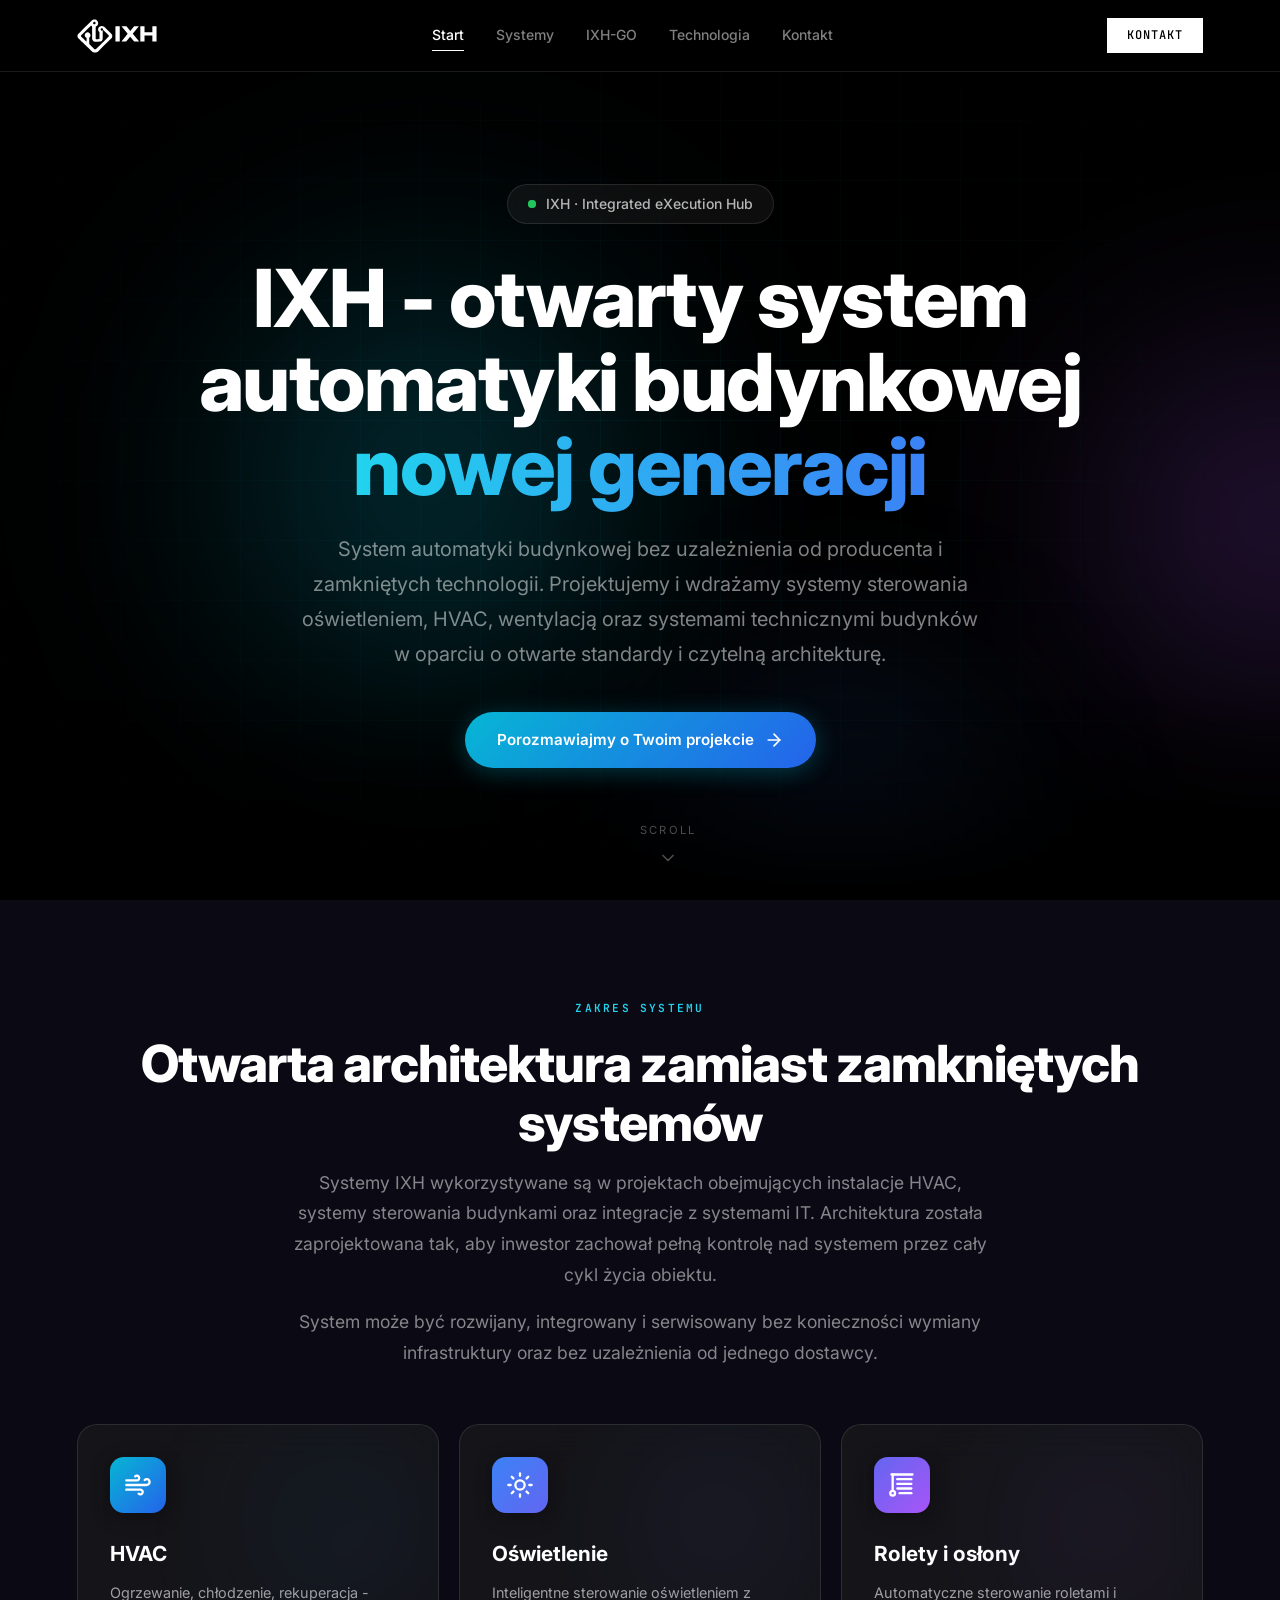
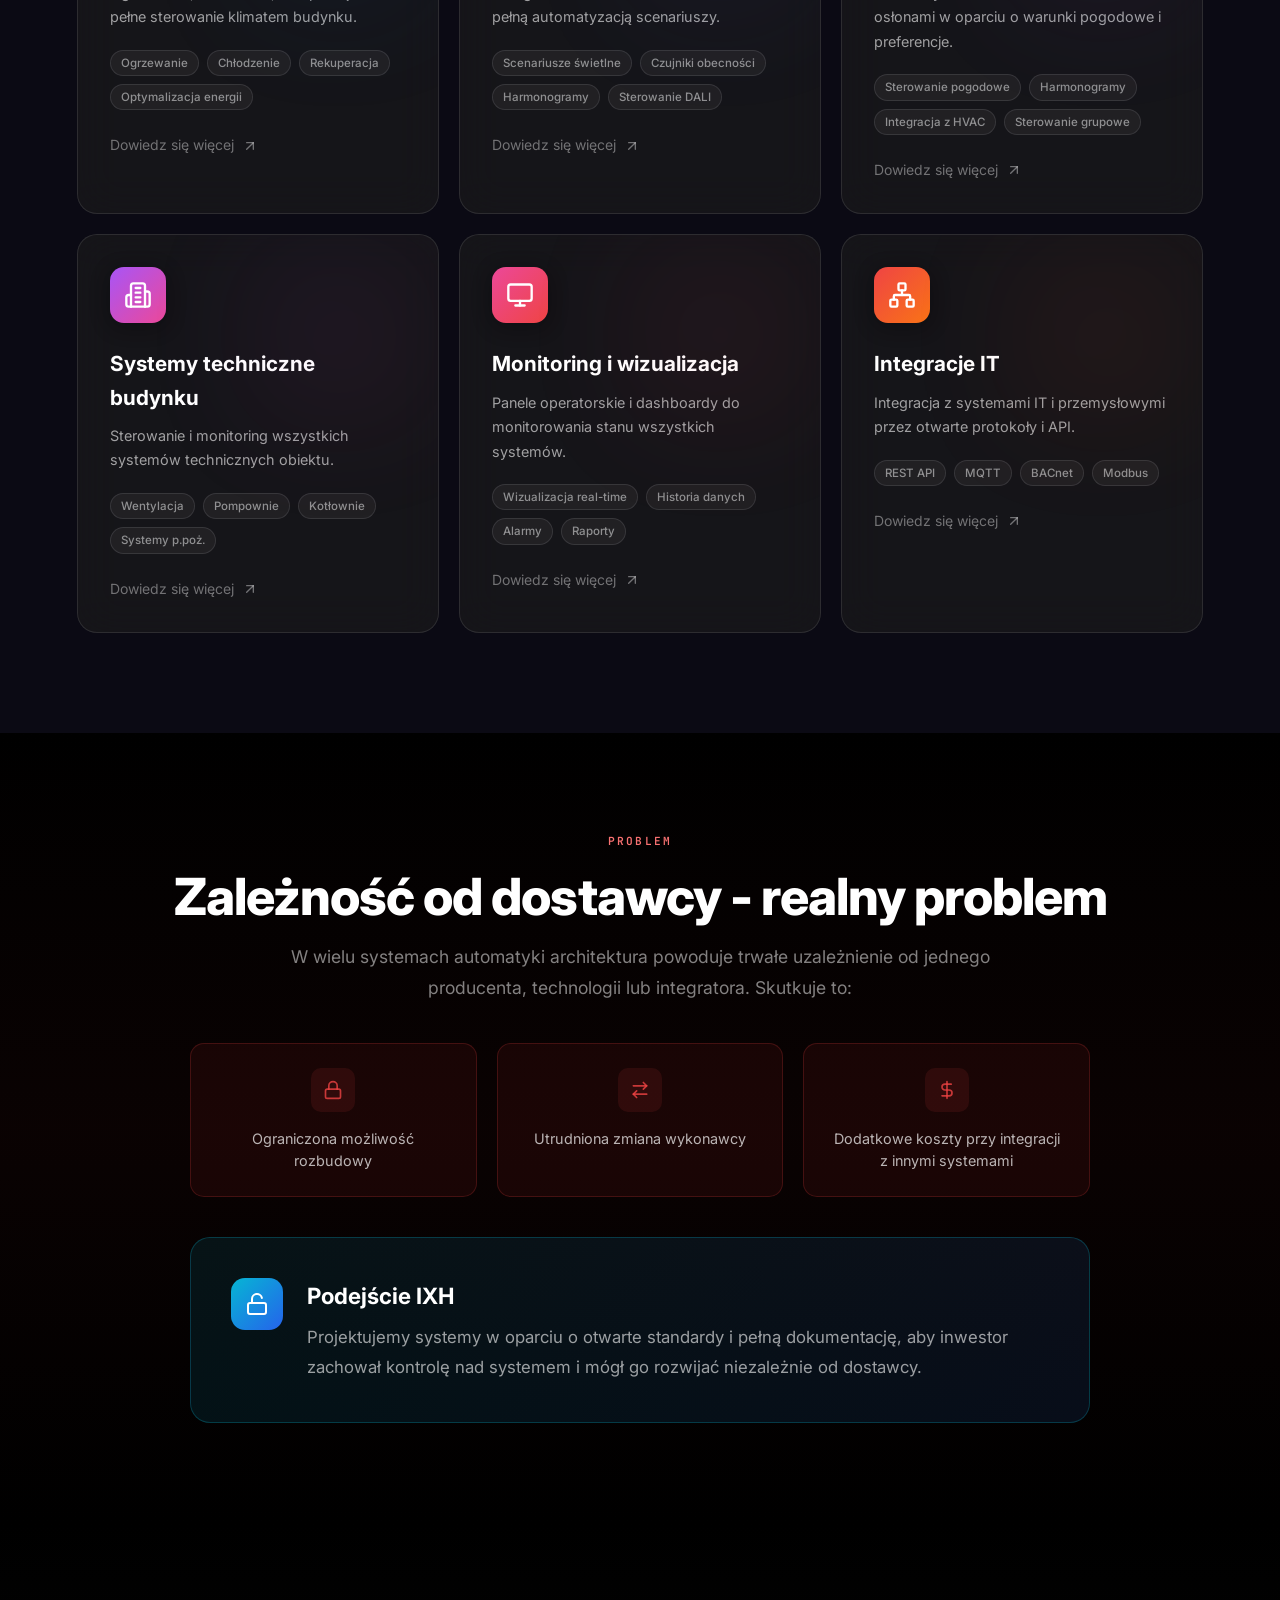
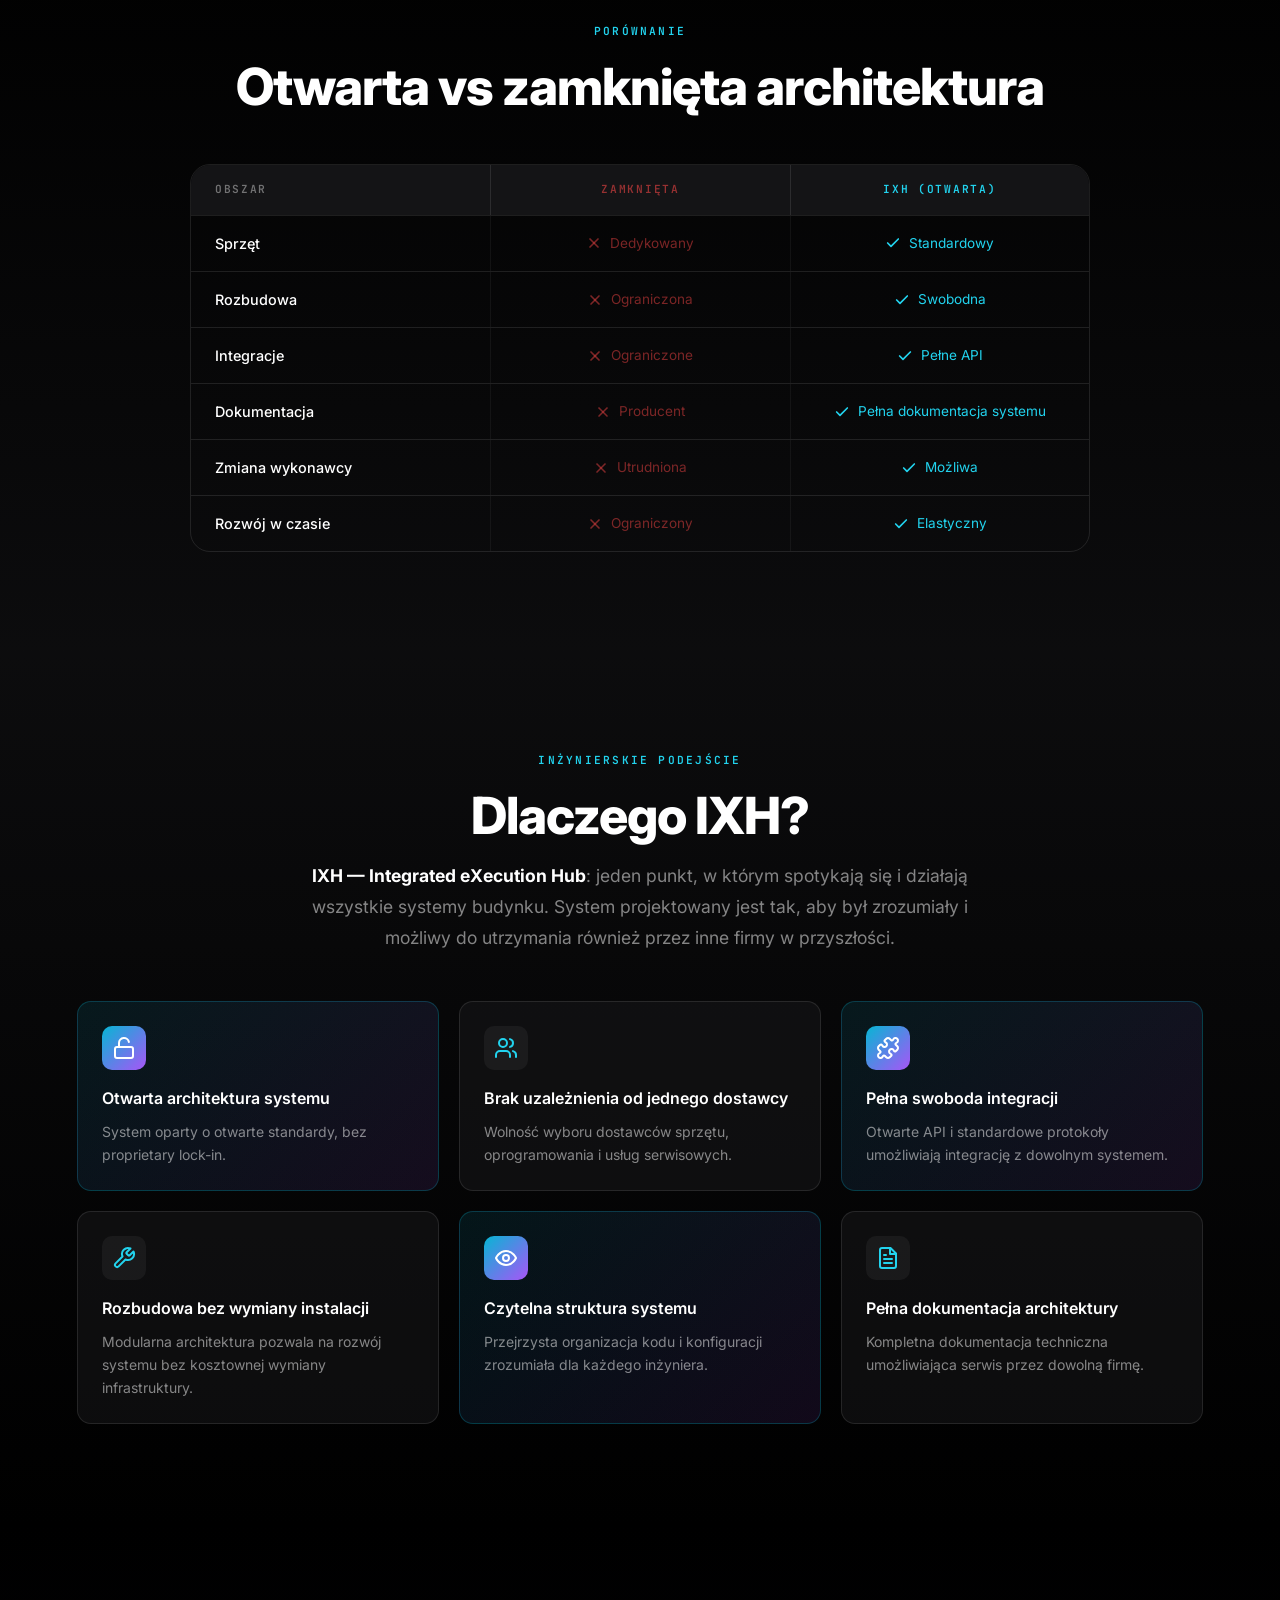
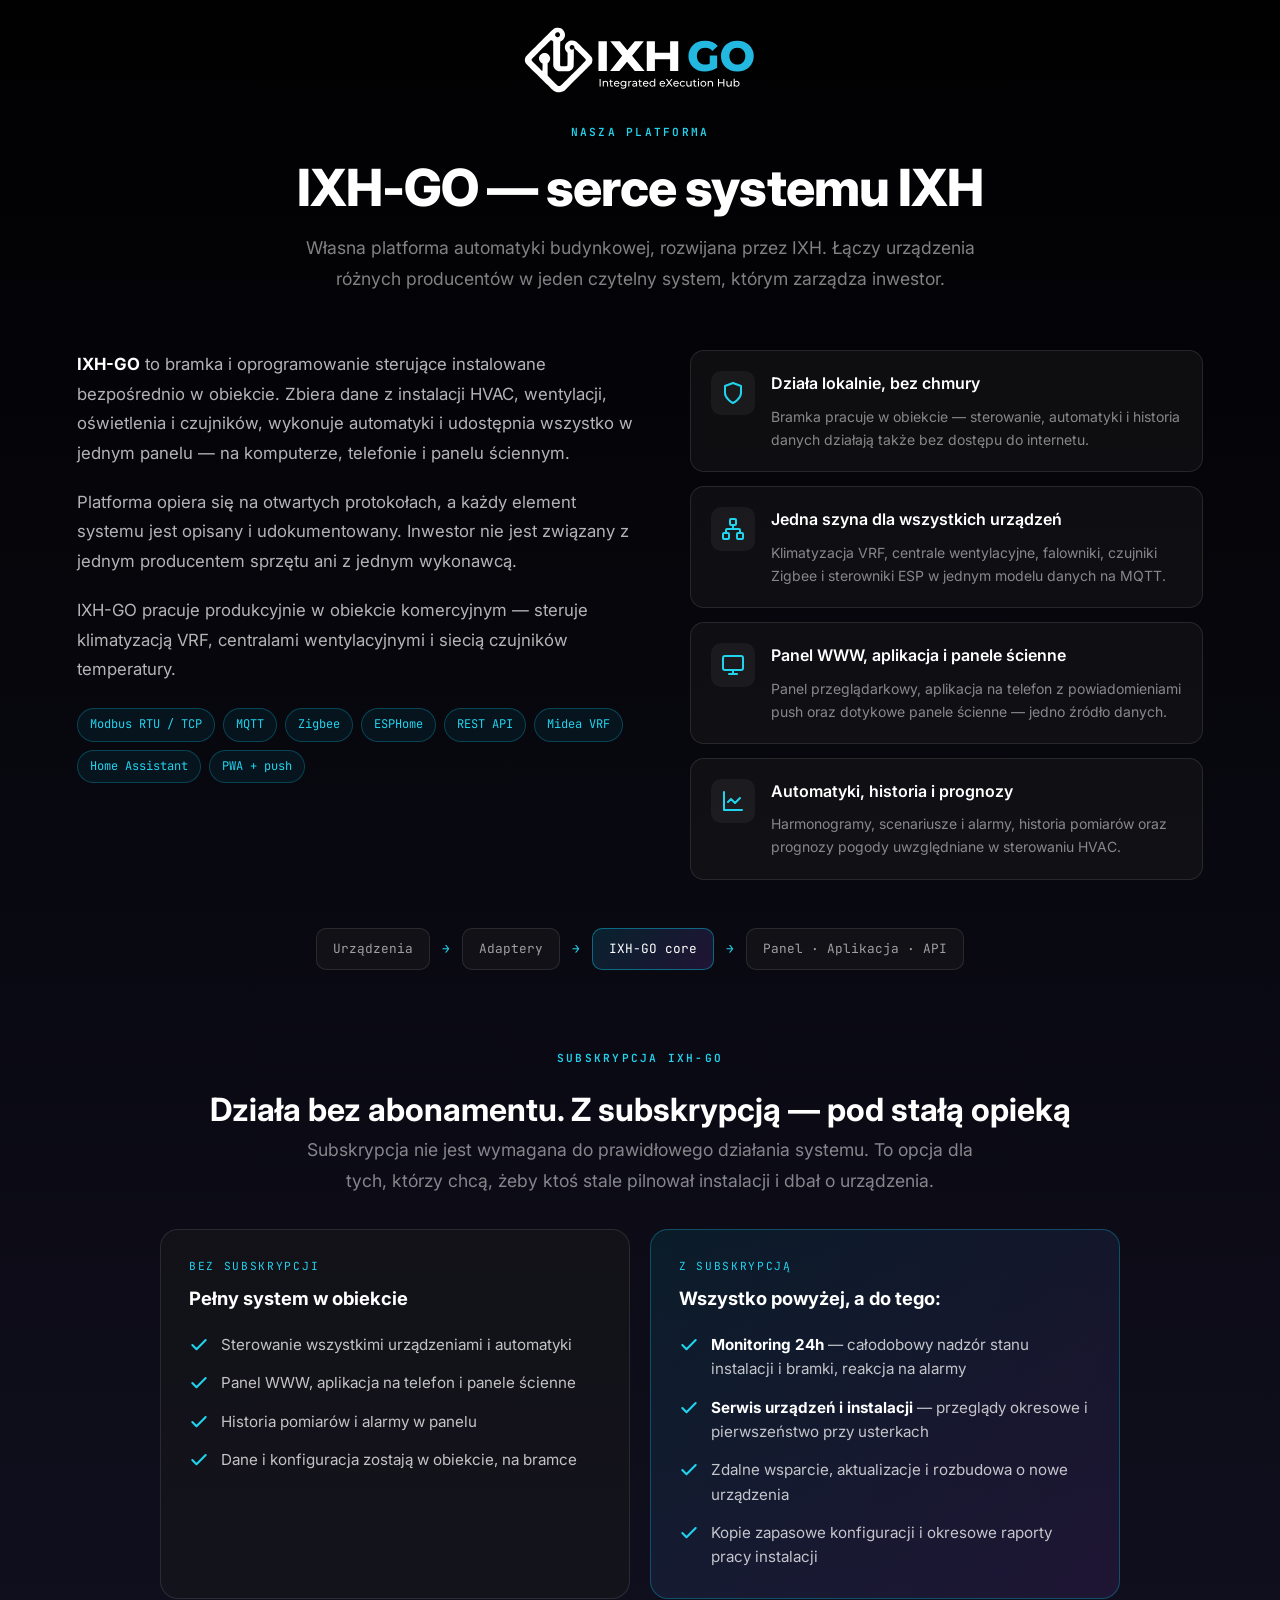
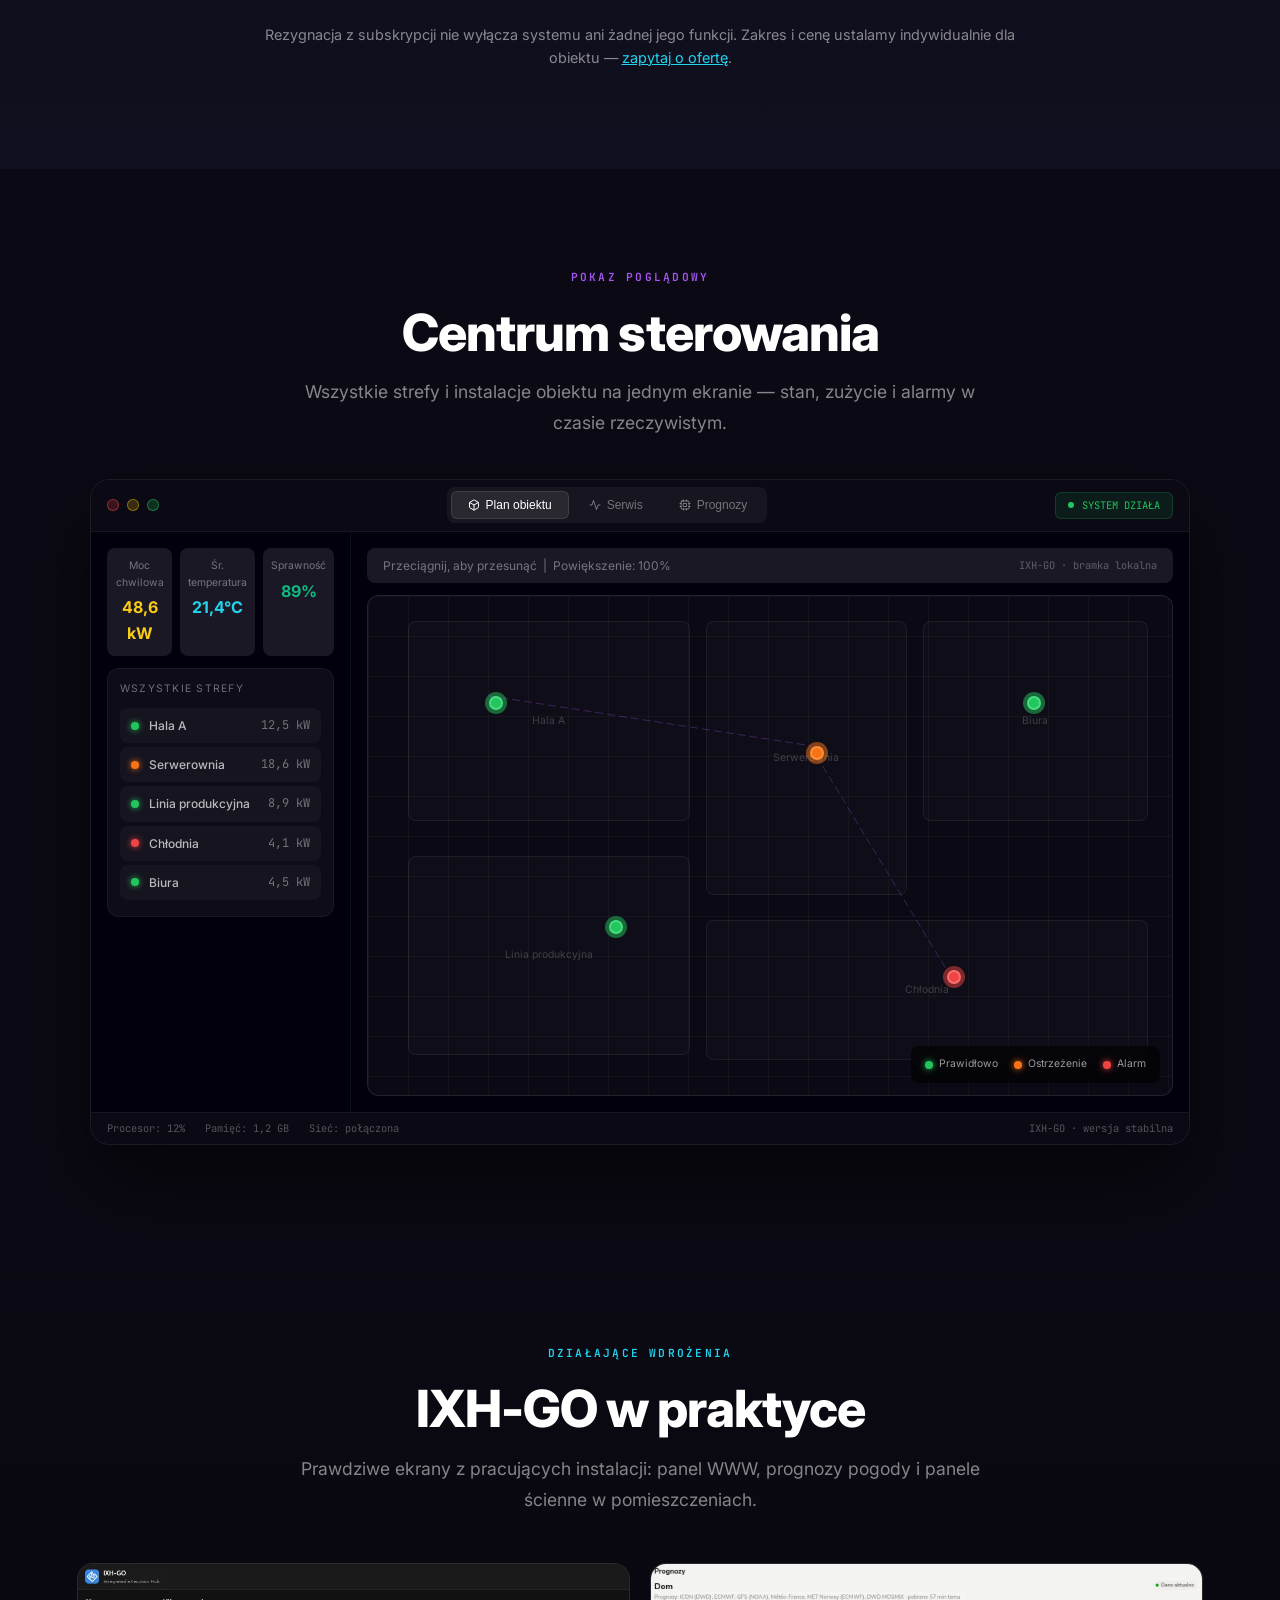
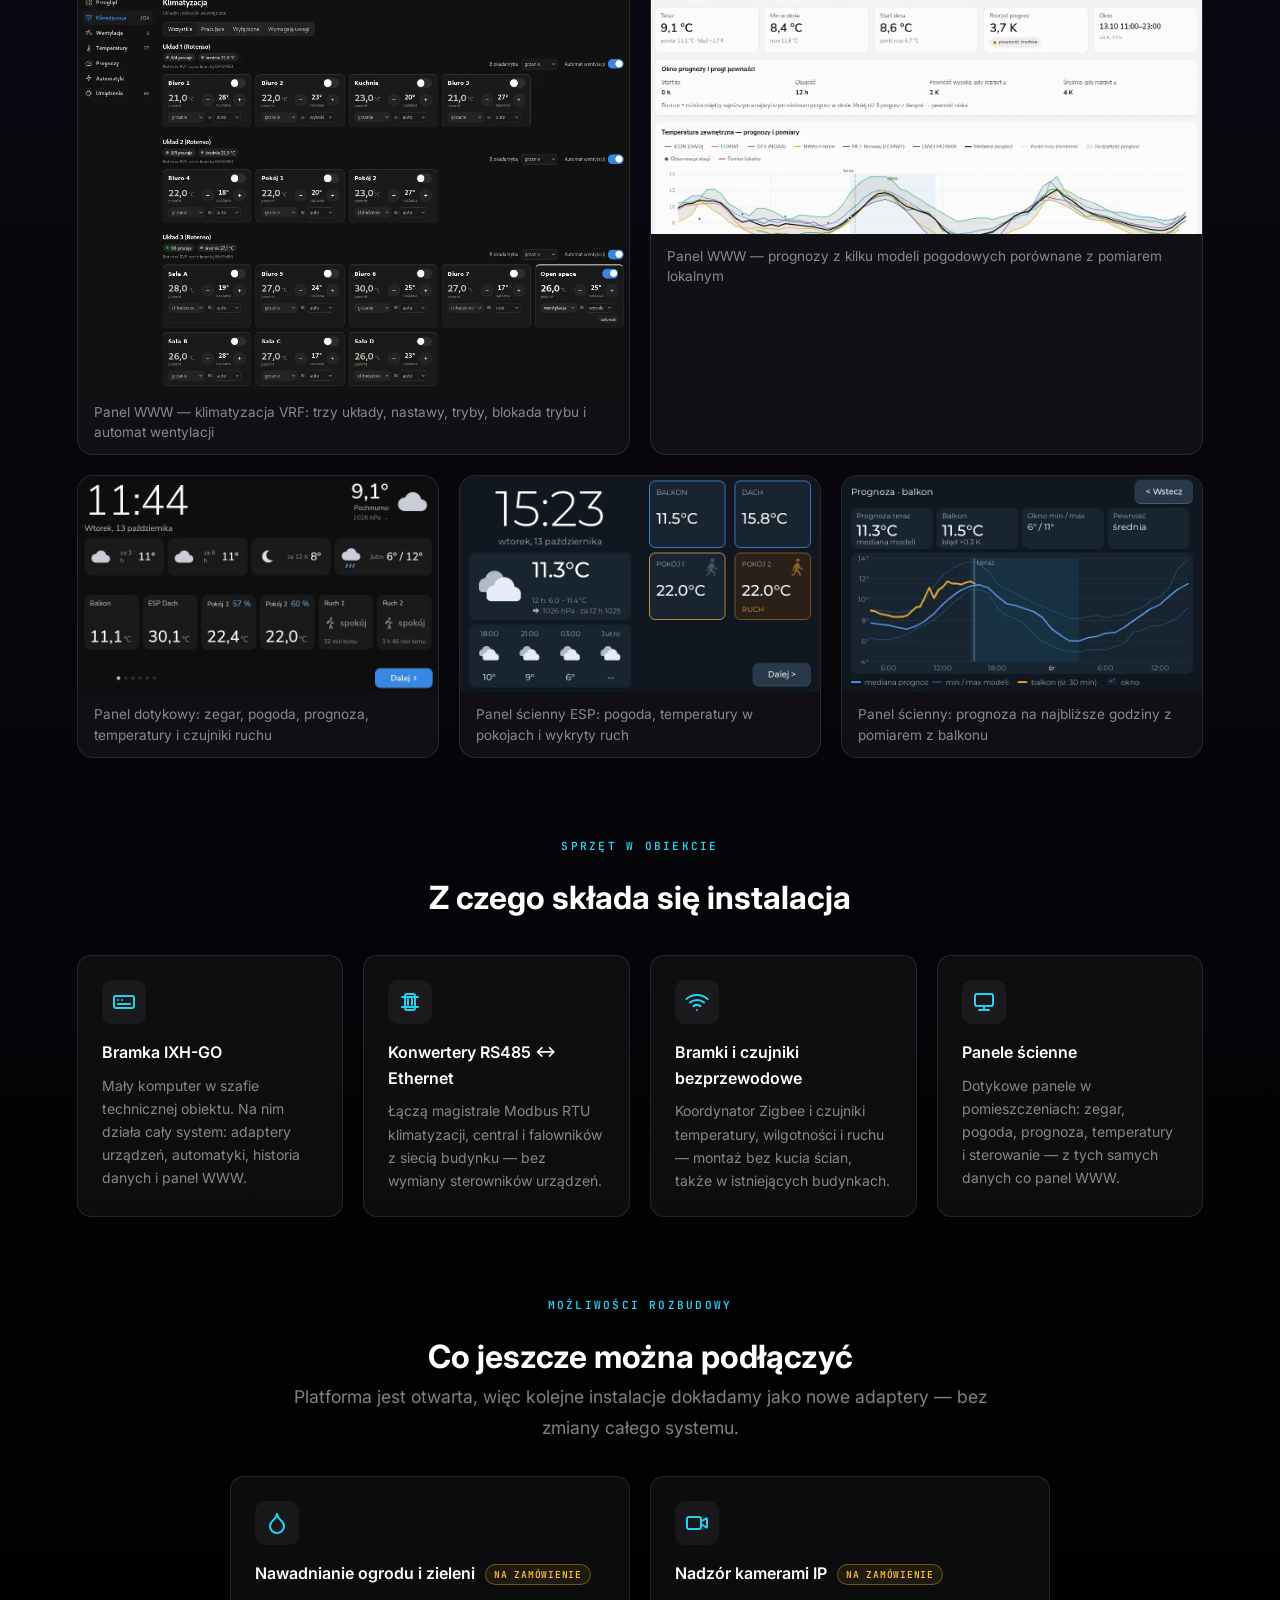
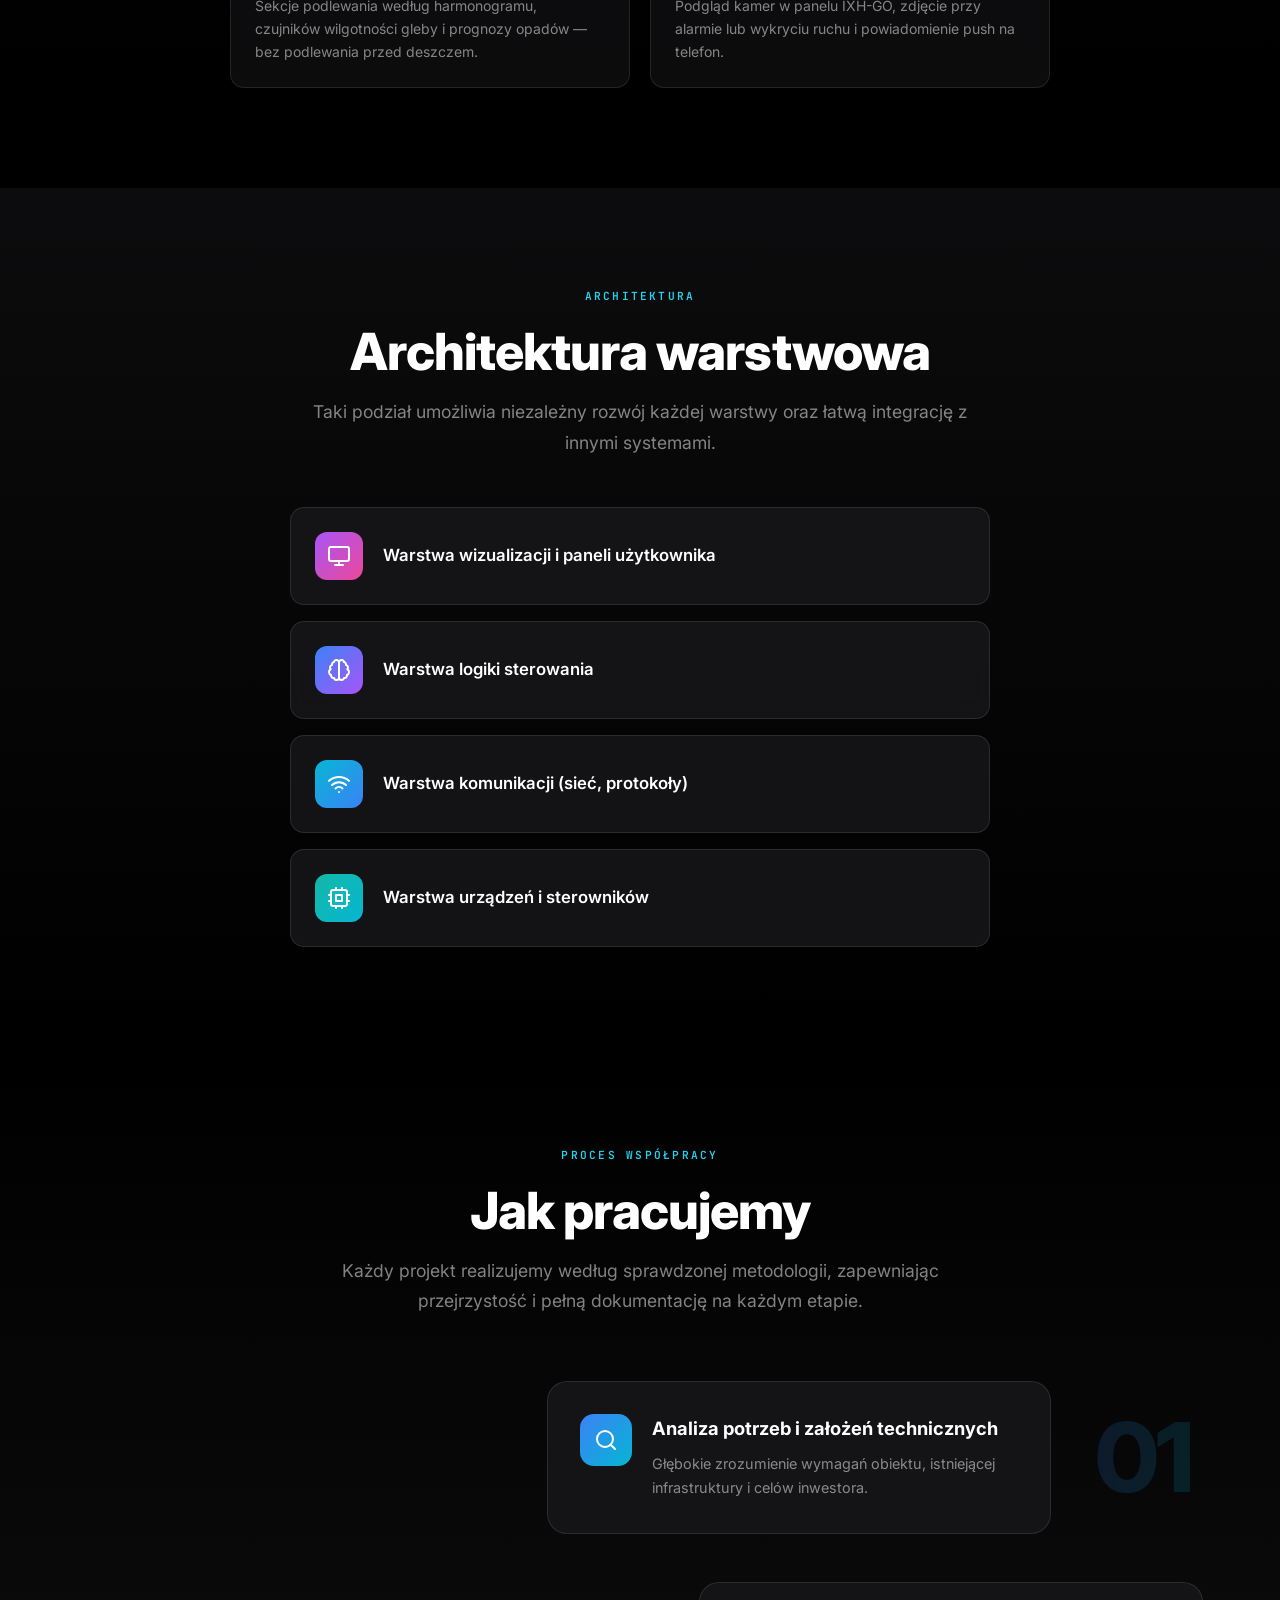
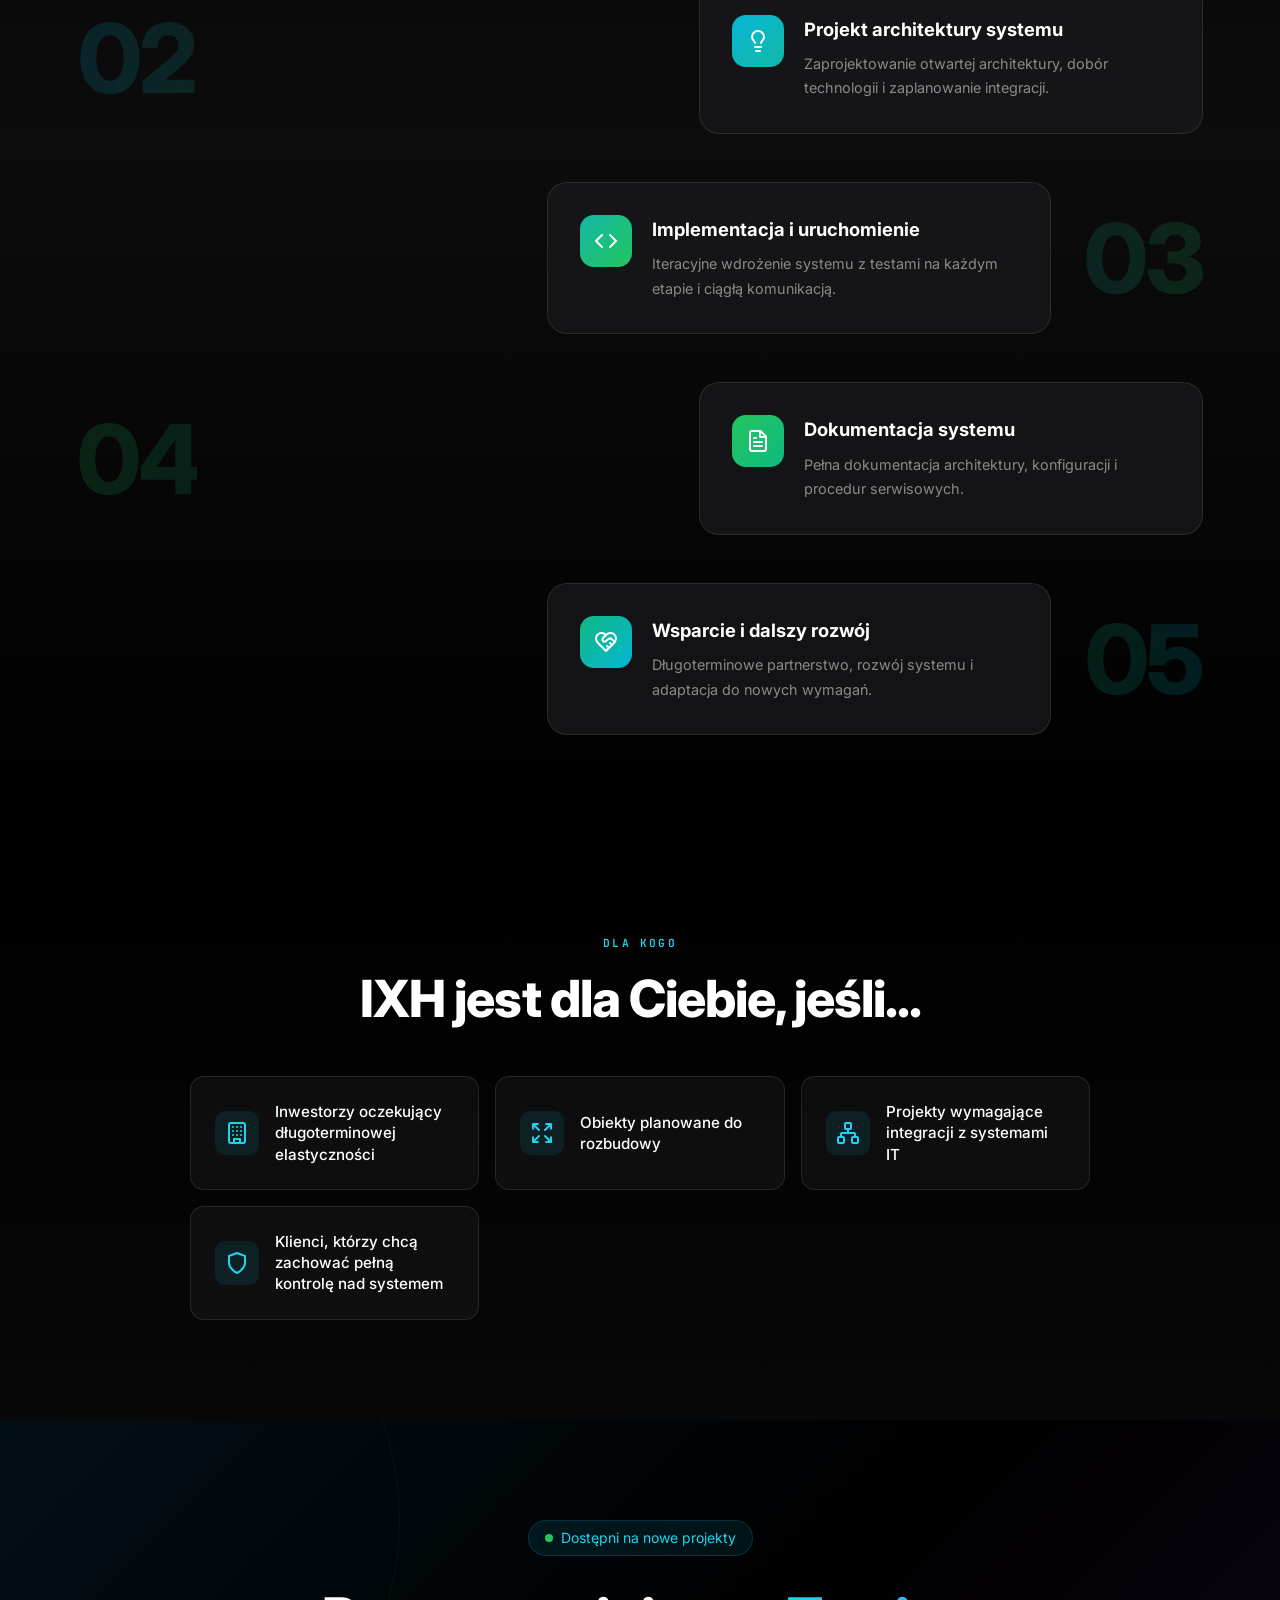
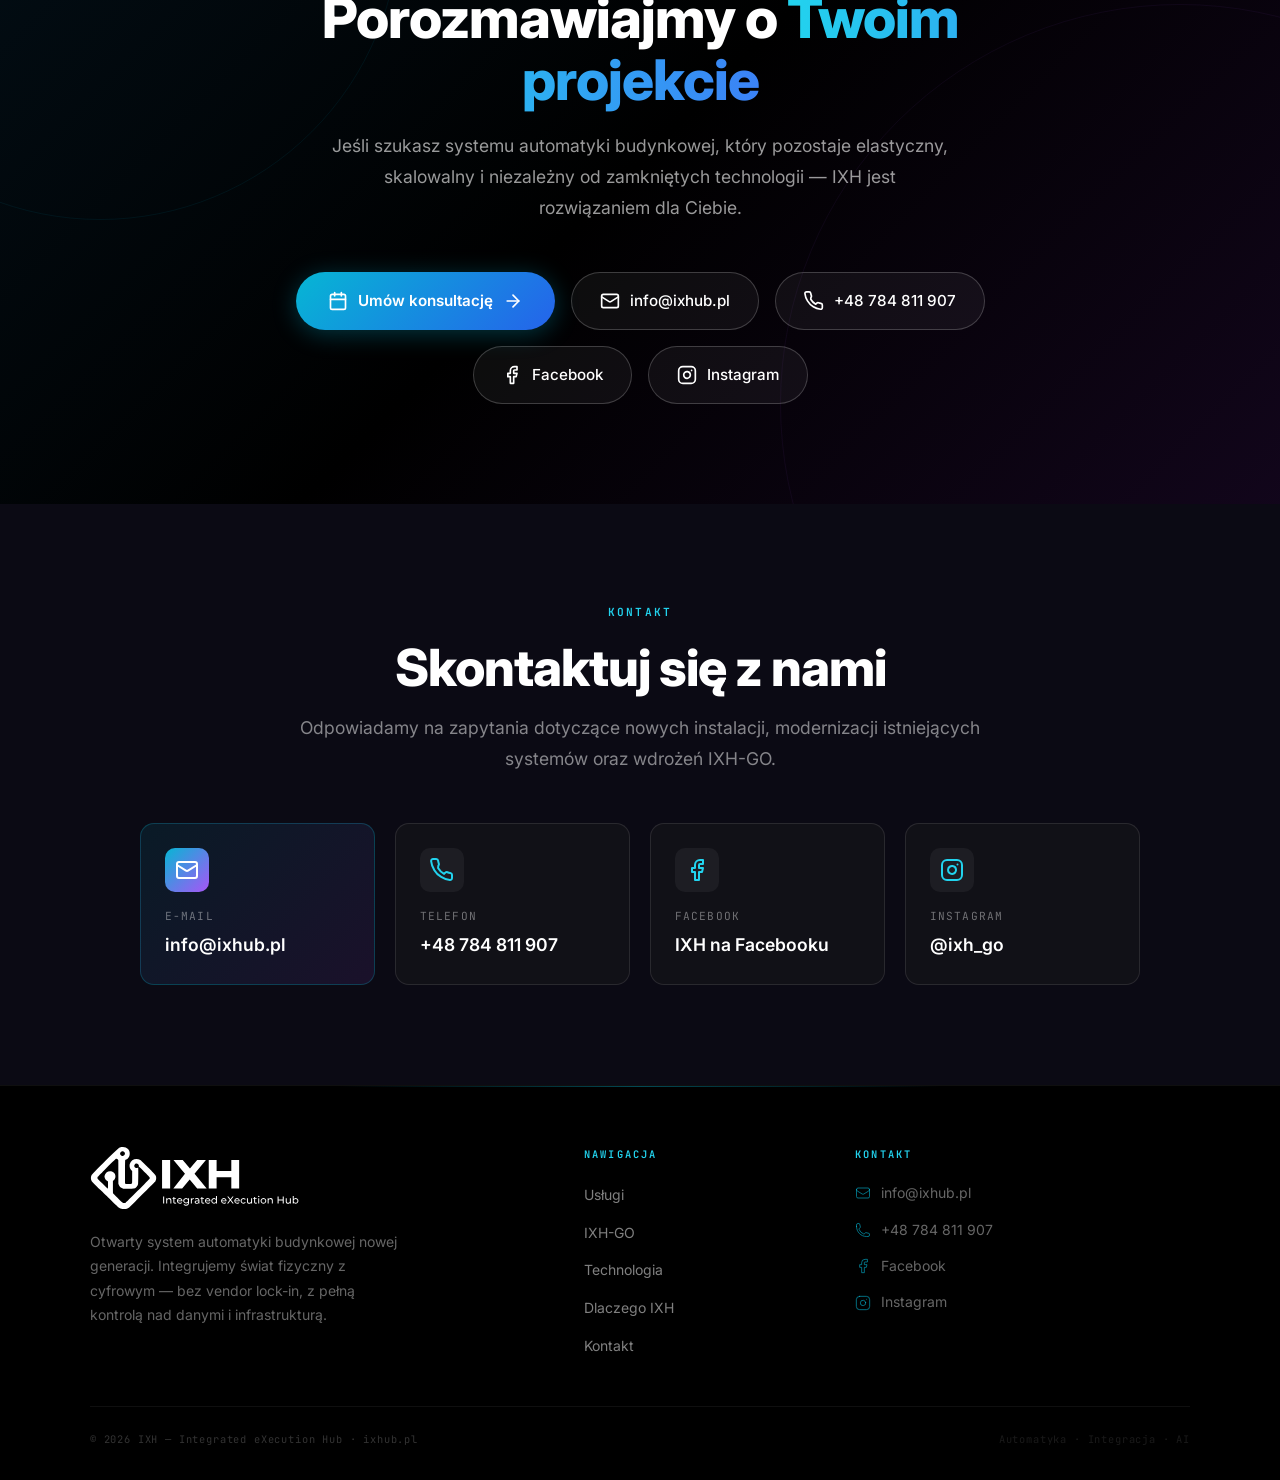
<file: index.html>
<!DOCTYPE html>
<html lang="pl">
<head>
  <meta charset="UTF-8">
  <meta name="viewport" content="width=device-width, initial-scale=1.0">
  <title>IXH — Integrated eXecution Hub · otwarta automatyka budynkowa</title>
  <link rel="icon" href="assets/favicon.svg" type="image/svg+xml">
  <link rel="apple-touch-icon" href="assets/apple-touch-icon.png">
  <meta name="theme-color" content="#000000">
  <meta property="og:title" content="IXH — Integrated eXecution Hub">
  <meta property="og:site_name" content="IXH">
  <!-- SEO -->
  <link rel="canonical" href="https://ixhub.pl/">
  <meta property="og:type" content="website">
  <meta property="og:url" content="https://ixhub.pl/">
  <meta property="og:description" content="System automatyki budynkowej bez uzależnienia od producenta i zamkniętych technologii. Projektujemy i wdrażamy systemy sterowania oświetleniem, HVAC, wentylacją oraz systemami technicznymi budynków w oparciu o otwarte standardy.">
  <meta property="og:image" content="https://ixhub.pl/assets/og-ixh.png">
  <meta property="og:image:width" content="1200">
  <meta property="og:image:height" content="630">
  <meta property="og:locale" content="pl_PL">
  <meta name="twitter:card" content="summary_large_image">
  <script type="application/ld+json">{"@context": "https://schema.org", "@type": "ProfessionalService", "@id": "https://ixhub.pl/#firma", "name": "IXH", "alternateName": "IXH — Integrated eXecution Hub", "url": "https://ixhub.pl/", "logo": "https://ixhub.pl/assets/apple-touch-icon.png", "image": "https://ixhub.pl/assets/og-ixh.png", "email": "info@ixhub.pl", "telephone": "+48784811907", "description": "Projektowanie i wdrażanie otwartych systemów automatyki budynkowej: HVAC, wentylacja, oświetlenie, rolety, monitoring i integracje urządzeń różnych producentów.", "areaServed": [{"@type": "City", "name": "Warszawa"}, {"@type": "Country", "name": "Polska"}], "knowsAbout": ["automatyka budynkowa", "BMS", "HVAC", "klimatyzacja VRF", "wentylacja", "rekuperacja", "Modbus", "Zigbee", "sterowanie oświetleniem"], "sameAs": ["https://www.facebook.com/ixhub", "https://www.instagram.com/ixh_go/"]}</script>
  <!-- /SEO -->
  <meta name="description" content="System automatyki budynkowej bez uzależnienia od producenta i zamkniętych technologii. Projektujemy i wdrażamy systemy sterowania oświetleniem, HVAC, wentylacją oraz systemami technicznymi budynków w oparciu o otwarte standardy.">
  <link rel="preconnect" href="https://fonts.googleapis.com">
  <link rel="preconnect" href="https://fonts.gstatic.com" crossorigin>
  <link href="https://fonts.googleapis.com/css2?family=Inter:wght@300;400;500;600;700;800;900&family=JetBrains+Mono:wght@400;500;600&display=swap" rel="stylesheet">
  <link rel="stylesheet" href="assets/style.css">
</head>
<body>

  <!-- NAV -->
  <nav id="nav">
    <a href="#hero" class="nav-logo" aria-label="IXH — Integrated eXecution Hub">
      <img src="assets/ixh-logo.svg" alt="IXH" class="nav-logo-img">
    </a>
    <ul class="nav-links" id="navLinks">
      <li><a href="#hero" class="active">Start</a></li>
      <li><a href="#systems">Systemy</a></li>
      <li><a href="#ixhgo">IXH-GO</a></li>
      <li><a href="#architecture">Technologia</a></li>
      <li><a href="#contact">Kontakt</a></li>
    </ul>
    <a href="#contact" class="nav-btn">Kontakt</a>
    <div class="hamburger" id="hamburger" onclick="toggleMenu()">
      <span></span><span></span><span></span>
    </div>
  </nav>

  <!-- HERO -->
  <section id="hero">
    <div class="hero-blobs">
      <div class="hero-blob hero-blob-1"></div>
      <div class="hero-blob hero-blob-2"></div>
      <div class="hero-blob hero-blob-3"></div>
    </div>
    <div class="hero-grid"></div>
    <div class="hero-fade"></div>

    <div class="hero-content">
      <div class="hero-badge">
        <span class="badge-dot"></span>
        IXH · Integrated eXecution Hub
      </div>
      <h1 class="hero-title">
        <span>IXH - otwarty system</span><br>
        <span>automatyki budynkowej</span><br>
        <span class="hero-title-gradient">nowej generacji</span>
      </h1>
      <p class="hero-sub">
        System automatyki budynkowej bez uzależnienia od producenta i zamkniętych technologii.
        Projektujemy i wdrażamy systemy sterowania oświetleniem, HVAC, wentylacją oraz
        systemami technicznymi budynków w oparciu o otwarte standardy i czytelną architekturę.
      </p>
      <div class="hero-cta">
        <a href="#cta" class="btn-gradient">
          Porozmawiajmy o Twoim projekcie
          <svg viewBox="0 0 24 24" width="20" height="20" fill="none" stroke="currentColor" stroke-width="2" stroke-linecap="round" stroke-linejoin="round"><path d="M5 12h14"/><path d="m12 5 7 7-7 7"/></svg>
        </a>
      </div>
    </div>

    <div class="scroll-hint">
      <span>Scroll</span>
      <svg viewBox="0 0 24 24" width="20" height="20" fill="none" stroke="currentColor" stroke-width="2" stroke-linecap="round" stroke-linejoin="round"><path d="m6 9 6 6 6-6"/></svg>
    </div>
  </section>

  <!-- SYSTEMS -->
  <section id="systems">
    <div class="container">
      <div class="header-wrap text-center reveal">
        <span class="mono-label">Zakres systemu</span>
        <h2 class="section-h2">Otwarta architektura zamiast zamkniętych systemów</h2>
        <p class="section-sub">
          Systemy IXH wykorzystywane są w projektach obejmujących instalacje HVAC, systemy sterowania budynkami
          oraz integracje z systemami IT. Architektura została zaprojektowana tak, aby inwestor zachował
          pełną kontrolę nad systemem przez cały cykl życia obiektu.
        </p>
        <p class="section-sub" style="margin-top:16px;">
          System może być rozwijany, integrowany i serwisowany bez konieczności wymiany infrastruktury
          oraz bez uzależnienia od jednego dostawcy.
        </p>
      </div>

      <div class="systems-grid">
        <!-- HVAC -->
        <a class="sys-card reveal" href="systemy/hvac.html" style="--card-grad: linear-gradient(135deg, #06b6d4, #2563eb)">
          <div class="sys-card-glow"></div>
          <div class="sys-icon">
            <svg viewBox="0 0 24 24"><path d="M17.7 7.7a2.5 2.5 0 1 1 1.8 4.3H2"/><path d="M9.6 4.6A2 2 0 1 1 11 8H2"/><path d="M12.6 19.4A2 2 0 1 0 14 16H2"/></svg>
          </div>
          <div class="sys-title">HVAC</div>
          <p class="sys-desc">Ogrzewanie, chłodzenie, rekuperacja - pełne sterowanie klimatem budynku.</p>
          <div class="sys-tags">
            <span class="sys-tag">Ogrzewanie</span>
            <span class="sys-tag">Chłodzenie</span>
            <span class="sys-tag">Rekuperacja</span>
            <span class="sys-tag">Optymalizacja energii</span>
          </div>
          <div class="sys-more">Dowiedz się więcej
            <svg viewBox="0 0 24 24"><path d="M7 7h10v10"/><path d="M7 17 17 7"/></svg>
          </div>
        </a>

        <!-- Oświetlenie -->
        <a class="sys-card reveal" href="systemy/oswietlenie.html" style="--card-grad: linear-gradient(135deg, #3b82f6, #6366f1)">
          <div class="sys-card-glow"></div>
          <div class="sys-icon">
            <svg viewBox="0 0 24 24"><circle cx="12" cy="12" r="4"/><path d="M12 2v2M12 20v2M4.93 4.93l1.41 1.41M17.66 17.66l1.41 1.41M2 12h2M20 12h2M6.34 17.66l-1.41 1.41M19.07 4.93l-1.41 1.41"/></svg>
          </div>
          <div class="sys-title">Oświetlenie</div>
          <p class="sys-desc">Inteligentne sterowanie oświetleniem z pełną automatyzacją scenariuszy.</p>
          <div class="sys-tags">
            <span class="sys-tag">Scenariusze świetlne</span>
            <span class="sys-tag">Czujniki obecności</span>
            <span class="sys-tag">Harmonogramy</span>
            <span class="sys-tag">Sterowanie DALI</span>
          </div>
          <div class="sys-more">Dowiedz się więcej
            <svg viewBox="0 0 24 24"><path d="M7 7h10v10"/><path d="M7 17 17 7"/></svg>
          </div>
        </a>

        <!-- Rolety -->
        <a class="sys-card reveal" href="systemy/rolety.html" style="--card-grad: linear-gradient(135deg, #6366f1, #a855f7)">
          <div class="sys-card-glow"></div>
          <div class="sys-icon">
            <svg viewBox="0 0 24 24"><path d="M3 3h18"/><path d="M20 7H8"/><path d="M20 11H8"/><path d="M10 19h10"/><path d="M8 15h12"/><path d="M4 3v14"/><circle cx="4" cy="19" r="2"/></svg>
          </div>
          <div class="sys-title">Rolety i osłony</div>
          <p class="sys-desc">Automatyczne sterowanie roletami i osłonami w oparciu o warunki pogodowe i preferencje.</p>
          <div class="sys-tags">
            <span class="sys-tag">Sterowanie pogodowe</span>
            <span class="sys-tag">Harmonogramy</span>
            <span class="sys-tag">Integracja z HVAC</span>
            <span class="sys-tag">Sterowanie grupowe</span>
          </div>
          <div class="sys-more">Dowiedz się więcej
            <svg viewBox="0 0 24 24"><path d="M7 7h10v10"/><path d="M7 17 17 7"/></svg>
          </div>
        </a>

        <!-- Systemy techniczne -->
        <a class="sys-card reveal" href="systemy/systemy-techniczne.html" style="--card-grad: linear-gradient(135deg, #a855f7, #ec4899)">
          <div class="sys-card-glow"></div>
          <div class="sys-icon">
            <svg viewBox="0 0 24 24"><path d="M6 22V4a2 2 0 0 1 2-2h8a2 2 0 0 1 2 2v18Z"/><path d="M6 12H4a2 2 0 0 0-2 2v6a2 2 0 0 0 2 2h2"/><path d="M18 9h2a2 2 0 0 1 2 2v9a2 2 0 0 1-2 2h-2"/><path d="M10 6h4M10 10h4M10 14h4M10 18h4"/></svg>
          </div>
          <div class="sys-title">Systemy techniczne budynku</div>
          <p class="sys-desc">Sterowanie i monitoring wszystkich systemów technicznych obiektu.</p>
          <div class="sys-tags">
            <span class="sys-tag">Wentylacja</span>
            <span class="sys-tag">Pompownie</span>
            <span class="sys-tag">Kotłownie</span>
            <span class="sys-tag">Systemy p.poż.</span>
          </div>
          <div class="sys-more">Dowiedz się więcej
            <svg viewBox="0 0 24 24"><path d="M7 7h10v10"/><path d="M7 17 17 7"/></svg>
          </div>
        </a>

        <!-- Monitoring -->
        <a class="sys-card reveal" href="systemy/monitoring.html" style="--card-grad: linear-gradient(135deg, #ec4899, #ef4444)">
          <div class="sys-card-glow"></div>
          <div class="sys-icon">
            <svg viewBox="0 0 24 24"><rect width="20" height="14" x="2" y="3" rx="2"/><line x1="8" x2="16" y1="21" y2="21"/><line x1="12" x2="12" y1="17" y2="21"/></svg>
          </div>
          <div class="sys-title">Monitoring i wizualizacja</div>
          <p class="sys-desc">Panele operatorskie i dashboardy do monitorowania stanu wszystkich systemów.</p>
          <div class="sys-tags">
            <span class="sys-tag">Wizualizacja real-time</span>
            <span class="sys-tag">Historia danych</span>
            <span class="sys-tag">Alarmy</span>
            <span class="sys-tag">Raporty</span>
          </div>
          <div class="sys-more">Dowiedz się więcej
            <svg viewBox="0 0 24 24"><path d="M7 7h10v10"/><path d="M7 17 17 7"/></svg>
          </div>
        </a>

        <!-- Integracje IT -->
        <a class="sys-card reveal" href="systemy/integracje.html" style="--card-grad: linear-gradient(135deg, #ef4444, #f97316)">
          <div class="sys-card-glow"></div>
          <div class="sys-icon">
            <svg viewBox="0 0 24 24"><rect x="16" y="16" width="6" height="6" rx="1"/><rect x="2" y="16" width="6" height="6" rx="1"/><rect x="9" y="2" width="6" height="6" rx="1"/><path d="M5 16v-3a1 1 0 0 1 1-1h12a1 1 0 0 1 1 1v3"/><path d="M12 12V8"/></svg>
          </div>
          <div class="sys-title">Integracje IT</div>
          <p class="sys-desc">Integracja z systemami IT i przemysłowymi przez otwarte protokoły i API.</p>
          <div class="sys-tags">
            <span class="sys-tag">REST API</span>
            <span class="sys-tag">MQTT</span>
            <span class="sys-tag">BACnet</span>
            <span class="sys-tag">Modbus</span>
          </div>
          <div class="sys-more">Dowiedz się więcej
            <svg viewBox="0 0 24 24"><path d="M7 7h10v10"/><path d="M7 17 17 7"/></svg>
          </div>
        </a>
      </div>
    </div>
  </section>

  <!-- PROBLEM -->
  <section id="problem">
    <div class="container">
      <div class="text-center reveal">
        <span class="mono-label" style="color:#f87171">Problem</span>
        <h2 class="section-h2">Zależność od dostawcy - realny problem</h2>
        <p class="section-sub">
          W wielu systemach automatyki architektura powoduje trwałe uzależnienie od jednego producenta, technologii lub integratora. Skutkuje to:
        </p>
      </div>
      <div class="problem-cards">
        <div class="problem-card reveal">
          <div class="problem-icon">
            <svg viewBox="0 0 24 24"><rect width="18" height="11" x="3" y="11" rx="2" ry="2"/><path d="M7 11V7a5 5 0 0 1 10 0v4"/></svg>
          </div>
          <p>Ograniczona możliwość rozbudowy</p>
        </div>
        <div class="problem-card reveal">
          <div class="problem-icon">
            <svg viewBox="0 0 24 24"><path d="m16 3 4 4-4 4"/><path d="M20 7H4"/><path d="m8 21-4-4 4-4"/><path d="M4 17h16"/></svg>
          </div>
          <p>Utrudniona zmiana wykonawcy</p>
        </div>
        <div class="problem-card reveal">
          <div class="problem-icon">
            <svg viewBox="0 0 24 24"><line x1="12" x2="12" y1="2" y2="22"/><path d="M17 5H9.5a3.5 3.5 0 0 0 0 7h5a3.5 3.5 0 0 1 0 7H6"/></svg>
          </div>
          <p>Dodatkowe koszty przy integracji z innymi systemami</p>
        </div>
      </div>
      <div class="solution-box reveal">
        <div class="solution-icon">
          <svg viewBox="0 0 24 24"><rect width="18" height="11" x="3" y="11" rx="2" ry="2"/><path d="M7 11V7a5 5 0 0 1 9.9-1"/></svg>
        </div>
        <div>
          <h3>Podejście IXH</h3>
          <p>Projektujemy systemy w oparciu o otwarte standardy i pełną dokumentację, aby inwestor zachował kontrolę nad systemem i mógł go rozwijać niezależnie od dostawcy.</p>
        </div>
      </div>
    </div>
  </section>

  <!-- COMPARE -->
  <section id="compare">
    <div class="container">
      <div class="text-center reveal" style="margin-bottom:48px">
        <span class="mono-label">Porównanie</span>
        <h2 class="section-h2">Otwarta vs zamknięta architektura</h2>
      </div>
      <div class="compare-table reveal">
        <div class="compare-head">
          <div class="compare-head-cell">Obszar</div>
          <div class="compare-head-cell">Zamknięta</div>
          <div class="compare-head-cell">IXH (otwarta)</div>
        </div>
        <div class="compare-row">
          <div class="compare-cell">Sprzęt</div>
          <div class="compare-cell"><svg class="x-icon" viewBox="0 0 24 24"><path d="M18 6 6 18"/><path d="m6 6 12 12"/></svg><span class="no">Dedykowany</span></div>
          <div class="compare-cell"><svg class="check-icon" viewBox="0 0 24 24"><path d="M20 6 9 17l-5-5"/></svg><span class="yes">Standardowy</span></div>
        </div>
        <div class="compare-row">
          <div class="compare-cell">Rozbudowa</div>
          <div class="compare-cell"><svg class="x-icon" viewBox="0 0 24 24"><path d="M18 6 6 18"/><path d="m6 6 12 12"/></svg><span class="no">Ograniczona</span></div>
          <div class="compare-cell"><svg class="check-icon" viewBox="0 0 24 24"><path d="M20 6 9 17l-5-5"/></svg><span class="yes">Swobodna</span></div>
        </div>
        <div class="compare-row">
          <div class="compare-cell">Integracje</div>
          <div class="compare-cell"><svg class="x-icon" viewBox="0 0 24 24"><path d="M18 6 6 18"/><path d="m6 6 12 12"/></svg><span class="no">Ograniczone</span></div>
          <div class="compare-cell"><svg class="check-icon" viewBox="0 0 24 24"><path d="M20 6 9 17l-5-5"/></svg><span class="yes">Pełne API</span></div>
        </div>
        <div class="compare-row">
          <div class="compare-cell">Dokumentacja</div>
          <div class="compare-cell"><svg class="x-icon" viewBox="0 0 24 24"><path d="M18 6 6 18"/><path d="m6 6 12 12"/></svg><span class="no">Producent</span></div>
          <div class="compare-cell"><svg class="check-icon" viewBox="0 0 24 24"><path d="M20 6 9 17l-5-5"/></svg><span class="yes">Pełna dokumentacja systemu</span></div>
        </div>
        <div class="compare-row">
          <div class="compare-cell">Zmiana wykonawcy</div>
          <div class="compare-cell"><svg class="x-icon" viewBox="0 0 24 24"><path d="M18 6 6 18"/><path d="m6 6 12 12"/></svg><span class="no">Utrudniona</span></div>
          <div class="compare-cell"><svg class="check-icon" viewBox="0 0 24 24"><path d="M20 6 9 17l-5-5"/></svg><span class="yes">Możliwa</span></div>
        </div>
        <div class="compare-row">
          <div class="compare-cell">Rozwój w czasie</div>
          <div class="compare-cell"><svg class="x-icon" viewBox="0 0 24 24"><path d="M18 6 6 18"/><path d="m6 6 12 12"/></svg><span class="no">Ograniczony</span></div>
          <div class="compare-cell"><svg class="check-icon" viewBox="0 0 24 24"><path d="M20 6 9 17l-5-5"/></svg><span class="yes">Elastyczny</span></div>
        </div>
      </div>
    </div>
  </section>

  <!-- WHY -->
  <section id="why">
    <div class="container">
      <div class="text-center reveal" style="margin-bottom:48px">
        <span class="mono-label">Inżynierskie podejście</span>
        <h2 class="section-h2">Dlaczego IXH?</h2>
        <p class="section-sub"><strong style="color:#fff">IXH — Integrated eXecution Hub</strong>: jeden punkt, w którym spotykają się i działają wszystkie systemy budynku. System projektowany jest tak, aby był zrozumiały i możliwy do utrzymania również przez inne firmy w przyszłości.</p>
      </div>
      <div class="why-grid">
        <div class="why-card featured reveal">
          <div class="why-icon grad">
            <svg viewBox="0 0 24 24"><rect width="18" height="11" x="3" y="11" rx="2" ry="2"/><path d="M7 11V7a5 5 0 0 1 9.9-1"/></svg>
          </div>
          <div class="why-title">Otwarta architektura systemu</div>
          <p class="why-text">System oparty o otwarte standardy, bez proprietary lock-in.</p>
        </div>
        <div class="why-card normal reveal">
          <div class="why-icon plain">
            <svg viewBox="0 0 24 24"><path d="M16 21v-2a4 4 0 0 0-4-4H6a4 4 0 0 0-4 4v2"/><circle cx="9" cy="7" r="4"/><path d="M22 21v-2a4 4 0 0 0-3-3.87"/><path d="M16 3.13a4 4 0 0 1 0 7.75"/></svg>
          </div>
          <div class="why-title">Brak uzależnienia od jednego dostawcy</div>
          <p class="why-text">Wolność wyboru dostawców sprzętu, oprogramowania i usług serwisowych.</p>
        </div>
        <div class="why-card featured reveal">
          <div class="why-icon grad">
            <svg viewBox="0 0 24 24"><path d="M19.439 7.85c-.049.322.059.648.289.878l1.568 1.568c.47.47.706 1.087.706 1.704s-.235 1.233-.706 1.704l-1.611 1.611a.98.98 0 0 1-.837.276c-.47-.07-.802-.48-.968-.925a2.501 2.501 0 1 0-3.214 3.214c.446.166.855.497.925.968a.979.979 0 0 1-.276.837l-1.61 1.61a2.404 2.404 0 0 1-1.705.707 2.402 2.402 0 0 1-1.704-.706l-1.568-1.568a1.026 1.026 0 0 0-.877-.29c-.493.074-.84.504-1.02.968a2.5 2.5 0 1 1-3.237-3.237c.464-.18.894-.527.967-1.02a1.026 1.026 0 0 0-.289-.877l-1.568-1.568A2.402 2.402 0 0 1 1.998 12c0-.617.236-1.234.706-1.704L4.23 8.77c.24-.24.581-.353.917-.303.515.077.877.528 1.073 1.01a2.5 2.5 0 1 0 3.259-3.259c-.482-.196-.933-.558-1.01-1.073-.05-.336.062-.676.303-.917l1.525-1.525A2.402 2.402 0 0 1 12 1.998c.617 0 1.234.236 1.704.706l1.568 1.568c.23.23.556.338.877.29.493-.074.84-.504 1.02-.968a2.5 2.5 0 1 1 3.237 3.237c-.464.18-.894.527-.967 1.02Z"/></svg>
          </div>
          <div class="why-title">Pełna swoboda integracji</div>
          <p class="why-text">Otwarte API i standardowe protokoły umożliwiają integrację z dowolnym systemem.</p>
        </div>
        <div class="why-card normal reveal">
          <div class="why-icon plain">
            <svg viewBox="0 0 24 24"><path d="M14.7 6.3a1 1 0 0 0 0 1.4l1.6 1.6a1 1 0 0 0 1.4 0l3.77-3.77a6 6 0 0 1-7.94 7.94l-6.91 6.91a2.12 2.12 0 0 1-3-3l6.91-6.91a6 6 0 0 1 7.94-7.94l-3.76 3.76z"/></svg>
          </div>
          <div class="why-title">Rozbudowa bez wymiany instalacji</div>
          <p class="why-text">Modularna architektura pozwala na rozwój systemu bez kosztownej wymiany infrastruktury.</p>
        </div>
        <div class="why-card featured reveal">
          <div class="why-icon grad">
            <svg viewBox="0 0 24 24"><path d="M2 12s3-7 10-7 10 7 10 7-3 7-10 7-10-7-10-7Z"/><circle cx="12" cy="12" r="3"/></svg>
          </div>
          <div class="why-title">Czytelna struktura systemu</div>
          <p class="why-text">Przejrzysta organizacja kodu i konfiguracji zrozumiała dla każdego inżyniera.</p>
        </div>
        <div class="why-card normal reveal">
          <div class="why-icon plain">
            <svg viewBox="0 0 24 24"><path d="M14.5 2H6a2 2 0 0 0-2 2v16a2 2 0 0 0 2 2h12a2 2 0 0 0 2-2V7.5L14.5 2z"/><polyline points="14 2 14 8 20 8"/><line x1="16" x2="8" y1="13" y2="13"/><line x1="16" x2="8" y1="17" y2="17"/><line x1="10" x2="8" y1="9" y2="9"/></svg>
          </div>
          <div class="why-title">Pełna dokumentacja architektury</div>
          <p class="why-text">Kompletna dokumentacja techniczna umożliwiająca serwis przez dowolną firmę.</p>
        </div>
      </div>
    </div>
  </section>

  <!-- IXH-GO -->
  <section id="ixhgo">
    <div class="container">
      <div class="header-wrap text-center reveal" style="margin-bottom:56px">
        <img src="assets/ixh-go-logo.svg" alt="IXH GO" class="ixhgo-logo">
        <span class="mono-label">Nasza platforma</span>
        <h2 class="section-h2">IXH-GO — serce systemu IXH</h2>
        <p class="section-sub">Własna platforma automatyki budynkowej, rozwijana przez IXH. Łączy urządzenia różnych producentów w jeden czytelny system, którym zarządza inwestor.</p>
      </div>
      <div class="ixhgo-grid">
        <div class="reveal-l">
          <p class="ixhgo-lead">
            <strong>IXH-GO</strong> to bramka i oprogramowanie sterujące instalowane bezpośrednio w obiekcie.
            Zbiera dane z instalacji HVAC, wentylacji, oświetlenia i czujników, wykonuje automatyki
            i udostępnia wszystko w jednym panelu — na komputerze, telefonie i panelu ściennym.
          </p>
          <p class="ixhgo-lead">
            Platforma opiera się na otwartych protokołach, a każdy element systemu jest opisany i udokumentowany.
            Inwestor nie jest związany z jednym producentem sprzętu ani z jednym wykonawcą.
          </p>
          <p class="ixhgo-lead">
            IXH-GO pracuje produkcyjnie w obiekcie komercyjnym — steruje klimatyzacją VRF,
            centralami wentylacyjnymi i siecią czujników temperatury.
          </p>
          <div class="ixhgo-stack">
            <span class="ixhgo-chip">Modbus RTU / TCP</span>
            <span class="ixhgo-chip">MQTT</span>
            <span class="ixhgo-chip">Zigbee</span>
            <span class="ixhgo-chip">ESPHome</span>
            <span class="ixhgo-chip">REST API</span>
            <span class="ixhgo-chip">Midea VRF</span>
            <span class="ixhgo-chip">Home Assistant</span>
            <span class="ixhgo-chip">PWA + push</span>
          </div>
        </div>
        <div class="ixhgo-features">
          <div class="why-card normal reveal">
            <div class="why-icon plain"><svg viewBox="0 0 24 24"><path d="M12 22s8-4 8-10V5l-8-3-8 3v7c0 6 8 10 8 10"/></svg></div>
            <div><div class="why-title">Działa lokalnie, bez chmury</div><p class="why-text">Bramka pracuje w obiekcie — sterowanie, automatyki i historia danych działają także bez dostępu do internetu.</p></div>
          </div>
          <div class="why-card normal reveal">
            <div class="why-icon plain"><svg viewBox="0 0 24 24"><rect x="16" y="16" width="6" height="6" rx="1"/><rect x="2" y="16" width="6" height="6" rx="1"/><rect x="9" y="2" width="6" height="6" rx="1"/><path d="M5 16v-3a1 1 0 0 1 1-1h12a1 1 0 0 1 1 1v3"/><path d="M12 12V8"/></svg></div>
            <div><div class="why-title">Jedna szyna dla wszystkich urządzeń</div><p class="why-text">Klimatyzacja VRF, centrale wentylacyjne, falowniki, czujniki Zigbee i sterowniki ESP w jednym modelu danych na MQTT.</p></div>
          </div>
          <div class="why-card normal reveal">
            <div class="why-icon plain"><svg viewBox="0 0 24 24"><rect width="20" height="14" x="2" y="3" rx="2"/><line x1="8" x2="16" y1="21" y2="21"/><line x1="12" x2="12" y1="17" y2="21"/></svg></div>
            <div><div class="why-title">Panel WWW, aplikacja i panele ścienne</div><p class="why-text">Panel przeglądarkowy, aplikacja na telefon z powiadomieniami push oraz dotykowe panele ścienne — jedno źródło danych.</p></div>
          </div>
          <div class="why-card normal reveal">
            <div class="why-icon plain"><svg viewBox="0 0 24 24"><path d="M3 3v18h18"/><path d="m19 9-5 5-4-4-3 3"/></svg></div>
            <div><div class="why-title">Automatyki, historia i prognozy</div><p class="why-text">Harmonogramy, scenariusze i alarmy, historia pomiarów oraz prognozy pogody uwzględniane w sterowaniu HVAC.</p></div>
          </div>
        </div>
      </div>
      <div class="ixhgo-flow reveal">
        <span>Urządzenia</span><i>→</i><span>Adaptery</span><i>→</i><span class="core">IXH-GO core</span><i>→</i><span>Panel · Aplikacja · API</span>
      </div>

      <div class="text-center reveal" style="margin:80px 0 32px">
        <span class="mono-label">Subskrypcja IXH-GO</span>
        <h3 class="section-h3">Działa bez abonamentu. Z subskrypcją — pod stałą opieką</h3>
        <p class="section-sub">Subskrypcja nie jest wymagana do prawidłowego działania systemu. To opcja dla tych, którzy chcą, żeby ktoś stale pilnował instalacji i dbał o urządzenia.</p>
      </div>
      <div class="plans">
        <div class="plan reveal">
          <div class="plan-label">Bez subskrypcji</div>
          <div class="plan-title">Pełny system w obiekcie</div>
          <ul>
            <li><svg class="check-icon" viewBox="0 0 24 24"><path d="M20 6 9 17l-5-5"/></svg><span>Sterowanie wszystkimi urządzeniami i automatyki</span></li>
            <li><svg class="check-icon" viewBox="0 0 24 24"><path d="M20 6 9 17l-5-5"/></svg><span>Panel WWW, aplikacja na telefon i panele ścienne</span></li>
            <li><svg class="check-icon" viewBox="0 0 24 24"><path d="M20 6 9 17l-5-5"/></svg><span>Historia pomiarów i alarmy w panelu</span></li>
            <li><svg class="check-icon" viewBox="0 0 24 24"><path d="M20 6 9 17l-5-5"/></svg><span>Dane i konfiguracja zostają w obiekcie, na bramce</span></li>
          </ul>
        </div>
        <div class="plan featured reveal">
          <div class="plan-label">Z subskrypcją</div>
          <div class="plan-title">Wszystko powyżej, a do tego:</div>
          <ul>
            <li><svg class="check-icon" viewBox="0 0 24 24"><path d="M20 6 9 17l-5-5"/></svg><span><strong>Monitoring 24h</strong> — całodobowy nadzór stanu instalacji i bramki, reakcja na alarmy</span></li>
            <li><svg class="check-icon" viewBox="0 0 24 24"><path d="M20 6 9 17l-5-5"/></svg><span><strong>Serwis urządzeń i instalacji</strong> — przeglądy okresowe i pierwszeństwo przy usterkach</span></li>
            <li><svg class="check-icon" viewBox="0 0 24 24"><path d="M20 6 9 17l-5-5"/></svg><span>Zdalne wsparcie, aktualizacje i rozbudowa o nowe urządzenia</span></li>
            <li><svg class="check-icon" viewBox="0 0 24 24"><path d="M20 6 9 17l-5-5"/></svg><span>Kopie zapasowe konfiguracji i okresowe raporty pracy instalacji</span></li>
          </ul>
        </div>
      </div>
      <p class="plan-note reveal">Rezygnacja z subskrypcji nie wyłącza systemu ani żadnej jego funkcji. Zakres i cenę ustalamy indywidualnie dla obiektu — <a href="#contact">zapytaj o ofertę</a>.</p>
    </div>
  </section>

  <!-- DEMO -->
  <section id="demo">
    <div class="container">
      <div class="text-center reveal" style="margin-bottom:40px">
        <span class="mono-label" style="color:#a855f7">Pokaz poglądowy</span>
        <h2 class="section-h2">Centrum sterowania</h2>
        <p class="section-sub">Wszystkie strefy i instalacje obiektu na jednym ekranie — stan, zużycie i alarmy w czasie rzeczywistym.</p>
      </div>
      <div class="demo-window reveal">
        <div class="demo-titlebar">
          <div class="demo-dots">
            <div class="demo-dot demo-dot-r"></div>
            <div class="demo-dot demo-dot-y"></div>
            <div class="demo-dot demo-dot-g"></div>
          </div>
          <div class="demo-tabs">
            <button class="demo-tab active">
              <svg viewBox="0 0 24 24"><path d="M21 8a2 2 0 0 0-1-1.73l-7-4a2 2 0 0 0-2 0l-7 4A2 2 0 0 0 3 8v8a2 2 0 0 0 1 1.73l7 4a2 2 0 0 0 2 0l7-4A2 2 0 0 0 21 16Z"/><path d="m3.3 7 8.7 5 8.7-5"/><path d="M12 22V12"/></svg>
              Plan obiektu
            </button>
            <button class="demo-tab">
              <svg viewBox="0 0 24 24"><path d="M22 12h-4l-3 9L9 3l-3 9H2"/></svg>
              Serwis
            </button>
            <button class="demo-tab">
              <svg viewBox="0 0 24 24"><rect x="4" y="4" width="16" height="16" rx="2"/><rect x="9" y="9" width="6" height="6"/><path d="M15 2v2M15 20v2M2 15h2M2 9h2M20 15h2M20 9h2M9 2v2M9 20v2"/></svg>
              Prognozy
            </button>
          </div>
          <div class="demo-status">
            <div class="demo-status-dot"></div>
            SYSTEM DZIAŁA
          </div>
        </div>
        <div class="demo-body">
          <div class="demo-sidebar">
            <div class="demo-stats">
              <div class="demo-stat-box"><div class="demo-stat-label">Moc chwilowa</div><div class="demo-stat-val yellow">48,6 kW</div></div>
              <div class="demo-stat-box"><div class="demo-stat-label">Śr. temperatura</div><div class="demo-stat-val cyan">21,4°C</div></div>
              <div class="demo-stat-box"><div class="demo-stat-label">Sprawność</div><div class="demo-stat-val green">89%</div></div>
            </div>
            <div class="demo-zones">
              <div class="demo-zones-label">Wszystkie strefy</div>
              <div class="demo-zone-row"><div class="zone-dot green"></div><span class="zone-name">Hala A</span><span class="zone-val">12,5 kW</span></div>
              <div class="demo-zone-row"><div class="zone-dot orange"></div><span class="zone-name">Serwerownia</span><span class="zone-val">18,6 kW</span></div>
              <div class="demo-zone-row"><div class="zone-dot green"></div><span class="zone-name">Linia produkcyjna</span><span class="zone-val">8,9 kW</span></div>
              <div class="demo-zone-row"><div class="zone-dot red"></div><span class="zone-name">Chłodnia</span><span class="zone-val">4,1 kW</span></div>
              <div class="demo-zone-row"><div class="zone-dot green"></div><span class="zone-name">Biura</span><span class="zone-val">4,5 kW</span></div>
            </div>
          </div>
          <div class="demo-main">
            <div class="demo-main-toolbar">
              <span>Przeciągnij, aby przesunąć &nbsp;|&nbsp; Powiększenie: 100%</span>
              <span style="font-family:'JetBrains Mono',monospace;font-size:.65rem;color:rgba(255,255,255,.3)">IXH-GO · bramka lokalna</span>
            </div>
            <div class="demo-map">
              <div class="demo-map-grid"></div>
              <!-- map zones -->
              <div class="demo-map-zone" style="left:5%;top:5%;width:35%;height:40%">Hala A</div>
              <div class="demo-map-zone" style="left:42%;top:5%;width:25%;height:55%">Serwerownia</div>
              <div class="demo-map-zone" style="left:69%;top:5%;width:28%;height:40%">Biura</div>
              <div class="demo-map-zone" style="left:5%;top:52%;width:35%;height:40%">Linia produkcyjna</div>
              <div class="demo-map-zone" style="left:42%;top:65%;width:55%;height:28%">Chłodnia</div>
              <!-- nodes -->
              <div class="map-node node-green" style="left:15%;top:20%">
                <div class="map-node-ping"></div>
                <div class="map-node-dot"></div>
                <div class="map-node-label">Hala A</div>
              </div>
              <div class="map-node node-orange" style="left:55%;top:30%">
                <div class="map-node-ping"></div>
                <div class="map-node-dot"></div>
                <div class="map-node-label">Serwerownia ⚠</div>
              </div>
              <div class="map-node node-green" style="left:30%;top:65%">
                <div class="map-node-ping"></div>
                <div class="map-node-dot"></div>
                <div class="map-node-label">Linia produkcyjna</div>
              </div>
              <div class="map-node node-red" style="left:72%;top:75%">
                <div class="map-node-ping"></div>
                <div class="map-node-dot"></div>
                <div class="map-node-label">Chłodnia ⚠</div>
              </div>
              <div class="map-node node-green" style="left:82%;top:20%">
                <div class="map-node-ping"></div>
                <div class="map-node-dot"></div>
                <div class="map-node-label">Biura</div>
              </div>
              <svg class="demo-map-connections" style="position:absolute;inset:0;width:100%;height:100%;pointer-events:none">
                <line x1="15%" y1="20%" x2="55%" y2="30%" stroke="#a855f7" stroke-width="1" stroke-opacity=".3" stroke-dasharray="8 4"/>
                <line x1="55%" y1="30%" x2="72%" y2="75%" stroke="#a855f7" stroke-width="1" stroke-opacity=".3" stroke-dasharray="8 4"/>
              </svg>
              <div class="demo-legend">
                <div class="legend-item"><div class="zone-dot green" style="width:8px;height:8px;flex-shrink:0"></div>Prawidłowo</div>
                <div class="legend-item"><div class="zone-dot orange" style="width:8px;height:8px;flex-shrink:0"></div>Ostrzeżenie</div>
                <div class="legend-item"><div class="zone-dot red" style="width:8px;height:8px;flex-shrink:0"></div>Alarm</div>
              </div>
            </div>
          </div>
        </div>
        <div class="demo-footer">
          <div style="display:flex;gap:20px"><span>Procesor: 12%</span><span>Pamięć: 1,2 GB</span><span>Sieć: połączona</span></div>
          <div>IXH-GO · wersja stabilna</div>
        </div>
      </div>
    </div>
  </section>

  <!-- W PRAKTYCE -->
  <section id="praktyka">
    <div class="container">
      <div class="text-center reveal" style="margin-bottom:48px">
        <span class="mono-label">Działające wdrożenia</span>
        <h2 class="section-h2">IXH-GO w praktyce</h2>
        <p class="section-sub">Prawdziwe ekrany z pracujących instalacji: panel WWW, prognozy pogody i panele ścienne w pomieszczeniach.</p>
      </div>
      <div class="shots">
          <figure class="shot wide reveal">
            <a href="assets/galeria/panel-klimatyzacja.webp" target="_blank" rel="noopener"><img src="assets/galeria/panel-klimatyzacja.webp" alt="Panel WWW — klimatyzacja VRF: trzy układy, nastawy, tryby, blokada trybu i automat wentylacji" width="1015" height="783" loading="lazy"></a>
            <figcaption>Panel WWW — klimatyzacja VRF: trzy układy, nastawy, tryby, blokada trybu i automat wentylacji</figcaption>
          </figure>
          <figure class="shot wide reveal">
            <a href="assets/galeria/panel-prognozy.webp" target="_blank" rel="noopener"><img src="assets/galeria/panel-prognozy.webp" alt="Panel WWW — prognozy z kilku modeli pogodowych porównane z pomiarem lokalnym" width="1320" height="645" loading="lazy"></a>
            <figcaption>Panel WWW — prognozy z kilku modeli pogodowych porównane z pomiarem lokalnym</figcaption>
          </figure>
          <figure class="shot reveal">
            <a href="assets/galeria/panel-dotykowy.webp" target="_blank" rel="noopener"><img src="assets/galeria/panel-dotykowy.webp" alt="Panel dotykowy: zegar, pogoda, prognoza, temperatury i czujniki ruchu" width="800" height="480" loading="lazy"></a>
            <figcaption>Panel dotykowy: zegar, pogoda, prognoza, temperatury i czujniki ruchu</figcaption>
          </figure>
          <figure class="shot reveal">
            <a href="assets/galeria/panel-scienny-esp.webp" target="_blank" rel="noopener"><img src="assets/galeria/panel-scienny-esp.webp" alt="Panel ścienny ESP: pogoda, temperatury w pokojach i wykryty ruch" width="800" height="480" loading="lazy"></a>
            <figcaption>Panel ścienny ESP: pogoda, temperatury w pokojach i wykryty ruch</figcaption>
          </figure>
          <figure class="shot reveal">
            <a href="assets/galeria/panel-esp-prognoza.webp" target="_blank" rel="noopener"><img src="assets/galeria/panel-esp-prognoza.webp" alt="Panel ścienny: prognoza na najbliższe godziny z pomiarem z balkonu" width="800" height="480" loading="lazy"></a>
            <figcaption>Panel ścienny: prognoza na najbliższe godziny z pomiarem z balkonu</figcaption>
          </figure>
      </div>

      <div class="text-center reveal" style="margin:80px 0 32px">
        <span class="mono-label">Sprzęt w obiekcie</span>
        <h3 class="section-h3">Z czego składa się instalacja</h3>
      </div>
      <div class="why-grid hw-grid">
        <div class="why-card normal reveal">
          <div class="why-icon plain"><svg viewBox="0 0 24 24"><rect x="2" y="6" width="20" height="12" rx="2"/><path d="M6 10h.01M10 10h.01"/><path d="M6 14h12"/></svg></div>
          <div class="why-title">Bramka IXH-GO</div>
          <p class="why-text">Mały komputer w szafie technicznej obiektu. Na nim działa cały system: adaptery urządzeń, automatyki, historia danych i panel WWW.</p>
        </div>
        <div class="why-card normal reveal">
          <div class="why-icon plain"><svg viewBox="0 0 24 24"><path d="M4 7h16M4 17h16"/><rect x="7" y="4" width="10" height="16" rx="2"/><path d="M10 9v6M14 9v6"/></svg></div>
          <div class="why-title">Konwertery RS485 ↔ Ethernet</div>
          <p class="why-text">Łączą magistrale Modbus RTU klimatyzacji, central i falowników z siecią budynku — bez wymiany sterowników urządzeń.</p>
        </div>
        <div class="why-card normal reveal">
          <div class="why-icon plain"><svg viewBox="0 0 24 24"><path d="M5 12.55a11 11 0 0 1 14.08 0"/><path d="M1.42 9a16 16 0 0 1 21.16 0"/><path d="M8.53 16.11a6 6 0 0 1 6.95 0"/><path d="M12 20h.01"/></svg></div>
          <div class="why-title">Bramki i czujniki bezprzewodowe</div>
          <p class="why-text">Koordynator Zigbee i czujniki temperatury, wilgotności i ruchu — montaż bez kucia ścian, także w istniejących budynkach.</p>
        </div>
        <div class="why-card normal reveal">
          <div class="why-icon plain"><svg viewBox="0 0 24 24"><rect width="18" height="12" x="3" y="4" rx="2"/><path d="M7 20h10"/><path d="M12 16v4"/></svg></div>
          <div class="why-title">Panele ścienne</div>
          <p class="why-text">Dotykowe panele w pomieszczeniach: zegar, pogoda, prognoza, temperatury i sterowanie — z tych samych danych co panel WWW.</p>
        </div>
      </div>

      <div class="text-center reveal" style="margin:80px 0 32px">
        <span class="mono-label">Możliwości rozbudowy</span>
        <h3 class="section-h3">Co jeszcze można podłączyć</h3>
        <p class="section-sub">Platforma jest otwarta, więc kolejne instalacje dokładamy jako nowe adaptery — bez zmiany całego systemu.</p>
      </div>
      <div class="why-grid ext-grid">
        <div class="why-card normal reveal">
          <div class="why-icon plain"><svg viewBox="0 0 24 24"><path d="M12 22a7 7 0 0 0 7-7c0-2-1-3.9-3-5.5s-3.5-4-4-6.5c-.5 2.5-2 4.9-4 6.5C6 11.1 5 13 5 15a7 7 0 0 0 7 7z"/></svg></div>
          <div class="why-title">Nawadnianie ogrodu i zieleni<span class="soon-badge">na zamówienie</span></div>
          <p class="why-text">Sekcje podlewania według harmonogramu, czujników wilgotności gleby i prognozy opadów — bez podlewania przed deszczem.</p>
        </div>
        <div class="why-card normal reveal">
          <div class="why-icon plain"><svg viewBox="0 0 24 24"><path d="m16 13 5.223 3.482a.5.5 0 0 0 .777-.416V7.87a.5.5 0 0 0-.752-.432L16 10.5"/><rect x="2" y="6" width="14" height="12" rx="2"/></svg></div>
          <div class="why-title">Nadzór kamerami IP<span class="soon-badge">na zamówienie</span></div>
          <p class="why-text">Podgląd kamer w panelu IXH-GO, zdjęcie przy alarmie lub wykryciu ruchu i powiadomienie push na telefon.</p>
        </div>
      </div>
    </div>
  </section>

  <!-- ARCHITECTURE -->
  <section id="architecture">
    <div class="container">
      <div class="text-center reveal" style="margin-bottom:48px">
        <span class="mono-label">Architektura</span>
        <h2 class="section-h2">Architektura warstwowa</h2>
        <p class="section-sub">Taki podział umożliwia niezależny rozwój każdej warstwy oraz łatwą integrację z innymi systemami.</p>
      </div>
      <div class="arch-stack">
        <div class="arch-layer reveal-l">
          <div class="arch-layer-icon" style="background:linear-gradient(135deg,#a855f7,#ec4899)">
            <svg viewBox="0 0 24 24"><rect width="20" height="14" x="2" y="3" rx="2"/><line x1="8" x2="16" y1="21" y2="21"/><line x1="12" x2="12" y1="17" y2="21"/></svg>
          </div>
          <div class="arch-layer-title">Warstwa wizualizacji i paneli użytkownika</div>
        </div>
        <div class="arch-layer reveal-l">
          <div class="arch-layer-icon" style="background:linear-gradient(135deg,#3b82f6,#a855f7)">
            <svg viewBox="0 0 24 24"><path d="M9.5 2A2.5 2.5 0 0 1 12 4.5v15a2.5 2.5 0 0 1-4.96.44 2.5 2.5 0 0 1-2.96-3.08 3 3 0 0 1-.34-5.58 2.5 2.5 0 0 1 1.32-4.24 2.5 2.5 0 0 1 1.98-3A2.5 2.5 0 0 1 9.5 2Z"/><path d="M14.5 2A2.5 2.5 0 0 0 12 4.5v15a2.5 2.5 0 0 0 4.96.44 2.5 2.5 0 0 0 2.96-3.08 3 3 0 0 0 .34-5.58 2.5 2.5 0 0 0-1.32-4.24 2.5 2.5 0 0 0-1.98-3A2.5 2.5 0 0 0 14.5 2Z"/></svg>
          </div>
          <div class="arch-layer-title">Warstwa logiki sterowania</div>
        </div>
        <div class="arch-layer reveal-l">
          <div class="arch-layer-icon" style="background:linear-gradient(135deg,#06b6d4,#3b82f6)">
            <svg viewBox="0 0 24 24"><path d="M5 13a10 10 0 0 1 14 0"/><path d="M8.5 16.5a5 5 0 0 1 7 0"/><path d="M2 8.82a15 15 0 0 1 20 0"/><line x1="12" x2="12.01" y1="20" y2="20"/></svg>
          </div>
          <div class="arch-layer-title">Warstwa komunikacji (sieć, protokoły)</div>
        </div>
        <div class="arch-layer reveal-l">
          <div class="arch-layer-icon" style="background:linear-gradient(135deg,#14b8a6,#06b6d4)">
            <svg viewBox="0 0 24 24"><rect x="4" y="4" width="16" height="16" rx="2"/><rect x="9" y="9" width="6" height="6"/><path d="M15 2v2M15 20v2M2 15h2M2 9h2M20 15h2M20 9h2M9 2v2M9 20v2"/></svg>
          </div>
          <div class="arch-layer-title">Warstwa urządzeń i sterowników</div>
        </div>
      </div>
    </div>
  </section>

  <!-- PROCESS -->
  <section id="process">
    <div class="container">
      <div class="text-center reveal" style="margin-bottom:64px">
        <span class="mono-label">Proces współpracy</span>
        <h2 class="section-h2">Jak pracujemy</h2>
        <p class="section-sub">Każdy projekt realizujemy według sprawdzonej metodologii, zapewniając przejrzystość i pełną dokumentację na każdym etapie.</p>
      </div>
      <div class="process-steps">
        <div class="process-line"></div>

        <div class="process-step reveal" style="--step-grad: linear-gradient(90deg,#3b82f6,#06b6d4)">
          <div class="step-number">01</div>
          <div class="step-card">
            <div class="step-card-inner">
              <div class="step-icon" style="background:linear-gradient(135deg,#3b82f6,#06b6d4)">
                <svg viewBox="0 0 24 24"><circle cx="11" cy="11" r="8"/><path d="m21 21-4.3-4.3"/></svg>
              </div>
              <div>
                <div class="step-title">Analiza potrzeb i założeń technicznych</div>
                <p class="step-desc">Głębokie zrozumienie wymagań obiektu, istniejącej infrastruktury i celów inwestora.</p>
              </div>
            </div>
          </div>
          <div class="spacer"></div>
        </div>

        <div class="process-step reveal" style="--step-grad: linear-gradient(90deg,#06b6d4,#14b8a6)">
          <div class="spacer"></div>
          <div class="step-card">
            <div class="step-card-inner">
              <div class="step-icon" style="background:linear-gradient(135deg,#06b6d4,#14b8a6)">
                <svg viewBox="0 0 24 24"><path d="M15 14c.2-1 .7-1.7 1.5-2.5 1-.9 1.5-2.2 1.5-3.5A6 6 0 0 0 6 8c0 1 .2 2.2 1.5 3.5.7.7 1.3 1.5 1.5 2.5"/><path d="M9 18h6"/><path d="M10 22h4"/></svg>
              </div>
              <div>
                <div class="step-title">Projekt architektury systemu</div>
                <p class="step-desc">Zaprojektowanie otwartej architektury, dobór technologii i zaplanowanie integracji.</p>
              </div>
            </div>
          </div>
          <div class="step-number" style="order:-1">02</div>
        </div>

        <div class="process-step reveal" style="--step-grad: linear-gradient(90deg,#14b8a6,#22c55e)">
          <div class="step-number">03</div>
          <div class="step-card">
            <div class="step-card-inner">
              <div class="step-icon" style="background:linear-gradient(135deg,#14b8a6,#22c55e)">
                <svg viewBox="0 0 24 24"><polyline points="16 18 22 12 16 6"/><polyline points="8 6 2 12 8 18"/></svg>
              </div>
              <div>
                <div class="step-title">Implementacja i uruchomienie</div>
                <p class="step-desc">Iteracyjne wdrożenie systemu z testami na każdym etapie i ciągłą komunikacją.</p>
              </div>
            </div>
          </div>
          <div class="spacer"></div>
        </div>

        <div class="process-step reveal" style="--step-grad: linear-gradient(90deg,#22c55e,#10b981)">
          <div class="spacer"></div>
          <div class="step-card">
            <div class="step-card-inner">
              <div class="step-icon" style="background:linear-gradient(135deg,#22c55e,#10b981)">
                <svg viewBox="0 0 24 24"><path d="M14.5 2H6a2 2 0 0 0-2 2v16a2 2 0 0 0 2 2h12a2 2 0 0 0 2-2V7.5L14.5 2z"/><polyline points="14 2 14 8 20 8"/><line x1="16" x2="8" y1="13" y2="13"/><line x1="16" x2="8" y1="17" y2="17"/><line x1="10" x2="8" y1="9" y2="9"/></svg>
              </div>
              <div>
                <div class="step-title">Dokumentacja systemu</div>
                <p class="step-desc">Pełna dokumentacja architektury, konfiguracji i procedur serwisowych.</p>
              </div>
            </div>
          </div>
          <div class="step-number" style="order:-1">04</div>
        </div>

        <div class="process-step reveal" style="--step-grad: linear-gradient(90deg,#10b981,#06b6d4)">
          <div class="step-number">05</div>
          <div class="step-card">
            <div class="step-card-inner">
              <div class="step-icon" style="background:linear-gradient(135deg,#10b981,#06b6d4)">
                <svg viewBox="0 0 24 24"><path d="M19 14c1.49-1.46 3-3.21 3-5.5A5.5 5.5 0 0 0 16.5 3c-1.76 0-3 .5-4.5 2-1.5-1.5-2.74-2-4.5-2A5.5 5.5 0 0 0 2 8.5c0 2.3 1.5 4.05 3 5.5l7 7Z"/><path d="M12 5 9.04 7.96a2.17 2.17 0 0 0 0 3.08v0c.82.82 2.13.85 3 .07l2.07-1.9a2.82 2.82 0 0 1 3.79 0l2.96 2.66"/><path d="m18 15-2-2M15 18l-2-2"/></svg>
              </div>
              <div>
                <div class="step-title">Wsparcie i dalszy rozwój</div>
                <p class="step-desc">Długoterminowe partnerstwo, rozwój systemu i adaptacja do nowych wymagań.</p>
              </div>
            </div>
          </div>
          <div class="spacer"></div>
        </div>
      </div>
    </div>
  </section>

  <!-- FOR WHOM -->
  <section id="forwhom">
    <div class="container">
      <div class="text-center reveal" style="margin-bottom:48px">
        <span class="mono-label">Dla kogo</span>
        <h2 class="section-h2">IXH jest dla Ciebie, jeśli...</h2>
      </div>
      <div class="forwhom-grid">
        <div class="forwhom-card reveal">
          <div class="forwhom-icon">
            <svg viewBox="0 0 24 24"><rect width="16" height="20" x="4" y="2" rx="2" ry="2"/><path d="M9 22v-4h6v4"/><path d="M8 6h.01M16 6h.01M12 6h.01M12 10h.01M12 14h.01M16 10h.01M16 14h.01M8 10h.01M8 14h.01"/></svg>
          </div>
          <div class="forwhom-text">Inwestorzy oczekujący długoterminowej elastyczności</div>
        </div>
        <div class="forwhom-card reveal">
          <div class="forwhom-icon">
            <svg viewBox="0 0 24 24"><path d="m21 21-6-6m6 6v-4.8m0 4.8h-4.8"/><path d="M3 16.2V21m0 0h4.8M3 21l6-6"/><path d="M21 7.8V3m0 0h-4.8M21 3l-6 6"/><path d="M3 7.8V3m0 0h4.8M3 3l6 6"/></svg>
          </div>
          <div class="forwhom-text">Obiekty planowane do rozbudowy</div>
        </div>
        <div class="forwhom-card reveal">
          <div class="forwhom-icon">
            <svg viewBox="0 0 24 24"><rect x="16" y="16" width="6" height="6" rx="1"/><rect x="2" y="16" width="6" height="6" rx="1"/><rect x="9" y="2" width="6" height="6" rx="1"/><path d="M5 16v-3a1 1 0 0 1 1-1h12a1 1 0 0 1 1 1v3"/><path d="M12 12V8"/></svg>
          </div>
          <div class="forwhom-text">Projekty wymagające integracji z systemami IT</div>
        </div>
        <div class="forwhom-card reveal">
          <div class="forwhom-icon">
            <svg viewBox="0 0 24 24"><path d="M12 22s8-4 8-10V5l-8-3-8 3v7c0 6 8 10 8 10"/></svg>
          </div>
          <div class="forwhom-text">Klienci, którzy chcą zachować pełną kontrolę nad systemem</div>
        </div>
      </div>
    </div>
  </section>

  <!-- CTA -->
  <section id="cta">
    <div class="cta-ring cta-ring-1"></div>
    <div class="cta-ring cta-ring-2"></div>
    <div class="cta-inner">
      <div class="cta-badge reveal">
        <span class="cta-dot"></span>
        Dostępni na nowe projekty
      </div>
      <h2 class="cta-h2 reveal">
        Porozmawiajmy o <span>Twoim projekcie</span>
      </h2>
      <p class="cta-sub reveal">
        Jeśli szukasz systemu automatyki budynkowej, który pozostaje elastyczny, skalowalny i niezależny
        od zamkniętych technologii — IXH jest rozwiązaniem dla Ciebie.
      </p>
      <div class="cta-actions reveal">
        <a href="mailto:info@ixhub.pl" class="btn-gradient">
          <svg viewBox="0 0 24 24" width="20" height="20" fill="none" stroke="currentColor" stroke-width="2" stroke-linecap="round" stroke-linejoin="round"><rect width="18" height="18" x="3" y="4" rx="2" ry="2"/><line x1="16" x2="16" y1="2" y2="6"/><line x1="8" x2="8" y1="2" y2="6"/><line x1="3" x2="21" y1="10" y2="10"/></svg>
          Umów konsultację
          <svg viewBox="0 0 24 24" width="20" height="20" fill="none" stroke="currentColor" stroke-width="2" stroke-linecap="round" stroke-linejoin="round"><path d="M5 12h14"/><path d="m12 5 7 7-7 7"/></svg>
        </a>
        <a href="mailto:info@ixhub.pl" class="btn-outline-white">
          <svg viewBox="0 0 24 24"><rect width="20" height="16" x="2" y="4" rx="2"/><path d="m22 7-8.97 5.7a1.94 1.94 0 0 1-2.06 0L2 7"/></svg>
          info@ixhub.pl
        </a>
        <a href="tel:+48784811907" class="btn-outline-white">
          <svg viewBox="0 0 24 24"><path d="M22 16.92v3a2 2 0 0 1-2.18 2 19.79 19.79 0 0 1-8.63-3.07A19.5 19.5 0 0 1 4.19 11.9 19.79 19.79 0 0 1 1.12 3.23 2 2 0 0 1 3.1 1h3a2 2 0 0 1 2 1.72 12.84 12.84 0 0 0 .7 2.81 2 2 0 0 1-.45 2.11L8.09 9.91a16 16 0 0 0 6 6l1.27-1.27a2 2 0 0 1 2.11-.45 12.84 12.84 0 0 0 2.81.7A2 2 0 0 1 22 16.92z"/></svg>
          +48 784 811 907
        </a>
        <a href="https://www.facebook.com/ixhub" class="btn-outline-white" target="_blank" rel="noopener">
          <svg viewBox="0 0 24 24"><path d="M18 2h-3a5 5 0 0 0-5 5v3H7v4h3v8h4v-8h3l1-4h-4V7a1 1 0 0 1 1-1h3z"/></svg>
          Facebook
        </a>
        <a href="https://www.instagram.com/ixh_go/" class="btn-outline-white" target="_blank" rel="noopener">
          <svg viewBox="0 0 24 24"><rect width="20" height="20" x="2" y="2" rx="5" ry="5"/><path d="M16 11.37A4 4 0 1 1 12.63 8 4 4 0 0 1 16 11.37z"/><line x1="17.5" x2="17.51" y1="6.5" y2="6.5"/></svg>
          Instagram
        </a>
      </div>
    </div>
  </section>

  <!-- KONTAKT -->
  <section id="contact">
    <div class="container">
      <div class="text-center reveal" style="margin-bottom:48px">
        <span class="mono-label">Kontakt</span>
        <h2 class="section-h2">Skontaktuj się z nami</h2>
        <p class="section-sub">Odpowiadamy na zapytania dotyczące nowych instalacji, modernizacji istniejących systemów oraz wdrożeń IXH-GO.</p>
      </div>
      <div class="contact-grid">
        <a class="why-card featured contact-card reveal" href="mailto:info@ixhub.pl">
          <div class="why-icon grad"><svg viewBox="0 0 24 24"><rect width="20" height="16" x="2" y="4" rx="2"/><path d="m22 7-8.97 5.7a1.94 1.94 0 0 1-2.06 0L2 7"/></svg></div>
          <div class="contact-label">E-mail</div>
          <div class="contact-value">info@ixhub.pl</div>
        </a>
        <a class="why-card normal contact-card reveal" href="tel:+48784811907">
          <div class="why-icon plain"><svg viewBox="0 0 24 24"><path d="M22 16.92v3a2 2 0 0 1-2.18 2 19.79 19.79 0 0 1-8.63-3.07A19.5 19.5 0 0 1 4.19 11.9 19.79 19.79 0 0 1 1.12 3.23 2 2 0 0 1 3.1 1h3a2 2 0 0 1 2 1.72 12.84 12.84 0 0 0 .7 2.81 2 2 0 0 1-.45 2.11L8.09 9.91a16 16 0 0 0 6 6l1.27-1.27a2 2 0 0 1 2.11-.45 12.84 12.84 0 0 0 2.81.7A2 2 0 0 1 22 16.92z"/></svg></div>
          <div class="contact-label">Telefon</div>
          <div class="contact-value">+48 784 811 907</div>
        </a>
        <a class="why-card normal contact-card reveal" href="https://www.facebook.com/ixhub" target="_blank" rel="noopener">
          <div class="why-icon plain"><svg viewBox="0 0 24 24"><path d="M18 2h-3a5 5 0 0 0-5 5v3H7v4h3v8h4v-8h3l1-4h-4V7a1 1 0 0 1 1-1h3z"/></svg></div>
          <div class="contact-label">Facebook</div>
          <div class="contact-value">IXH na Facebooku</div>
        </a>
        <a class="why-card normal contact-card reveal" href="https://www.instagram.com/ixh_go/" target="_blank" rel="noopener">
          <div class="why-icon plain"><svg viewBox="0 0 24 24"><rect width="20" height="20" x="2" y="2" rx="5" ry="5"/><path d="M16 11.37A4 4 0 1 1 12.63 8 4 4 0 0 1 16 11.37z"/><line x1="17.5" x2="17.51" y1="6.5" y2="6.5"/></svg></div>
          <div class="contact-label">Instagram</div>
          <div class="contact-value">@ixh_go</div>
        </a>
      </div>
    </div>
  </section>

  <!-- FOOTER -->
  <footer>
    <div class="footer-grid">
      <div class="reveal">
        <div class="footer-logo-wrap">
          <img src="assets/ixh-logo-full.svg" alt="IXH — Integrated eXecution Hub" class="footer-logo-img">
        </div>
        <p class="footer-about">
          Otwarty system automatyki budynkowej nowej generacji.
          Integrujemy świat fizyczny z cyfrowym — bez vendor lock-in,
          z pełną kontrolą nad danymi i infrastrukturą.
        </p>
      </div>
      <div class="reveal">
        <div class="footer-h">Nawigacja</div>
        <ul class="footer-links">
          <li><a href="#systems">Usługi</a></li>
          <li><a href="#ixhgo">IXH-GO</a></li>
          <li><a href="#architecture">Technologia</a></li>
          <li><a href="#why">Dlaczego IXH</a></li>
          <li><a href="#contact">Kontakt</a></li>
        </ul>
      </div>
      <div class="reveal">
        <div class="footer-h">Kontakt</div>
        <a class="footer-contact-item" href="mailto:info@ixhub.pl">
          <svg viewBox="0 0 24 24"><path d="M21.75 6.75v10.5a2.25 2.25 0 0 1-2.25 2.25h-15a2.25 2.25 0 0 1-2.25-2.25V6.75m19.5 0A2.25 2.25 0 0 0 19.5 4.5h-15a2.25 2.25 0 0 0-2.25 2.25m19.5 0v.243a2.25 2.25 0 0 1-1.07 1.916l-7.5 4.615a2.25 2.25 0 0 1-2.36 0L3.32 8.91a2.25 2.25 0 0 1-1.07-1.916V6.75"/></svg>
          info@ixhub.pl
        </a>
        <a class="footer-contact-item" href="tel:+48784811907">
          <svg viewBox="0 0 24 24"><path d="M2.25 6.75c0 8.284 6.716 15 15 15h2.25a2.25 2.25 0 0 0 2.25-2.25v-1.372c0-.516-.351-.966-.852-1.091l-4.423-1.106c-.44-.11-.902.055-1.173.417l-.97 1.293c-.282.376-.769.542-1.21.38a12.035 12.035 0 0 1-7.143-7.143c-.162-.441.004-.928.38-1.21l1.293-.97c.363-.271.527-.734.417-1.173L6.963 3.102a1.125 1.125 0 0 0-1.091-.852H4.5A2.25 2.25 0 0 0 2.25 4.5v2.25z"/></svg>
          +48 784 811 907
        </a>
        <a class="footer-contact-item" href="https://www.facebook.com/ixhub" target="_blank" rel="noopener">
          <svg viewBox="0 0 24 24"><path d="M18 2h-3a5 5 0 0 0-5 5v3H7v4h3v8h4v-8h3l1-4h-4V7a1 1 0 0 1 1-1h3z"/></svg>
          Facebook
        </a>
        <a class="footer-contact-item" href="https://www.instagram.com/ixh_go/" target="_blank" rel="noopener">
          <svg viewBox="0 0 24 24"><rect width="20" height="20" x="2" y="2" rx="5" ry="5"/><path d="M16 11.37A4 4 0 1 1 12.63 8 4 4 0 0 1 16 11.37z"/><line x1="17.5" x2="17.51" y1="6.5" y2="6.5"/></svg>
          Instagram
        </a>
      </div>
    </div>
    <div class="footer-bottom">
      <span class="footer-copy">© 2026 IXH — Integrated eXecution Hub · ixhub.pl</span>
      <span class="footer-copy" style="color:rgba(255,255,255,.1)">Automatyka · Integracja · AI</span>
    </div>
  </footer>

  <script>
    // Nav slide in
    setTimeout(() => document.getElementById('nav').classList.add('visible'), 200);

    // Mobile menu
    function toggleMenu() {
      document.getElementById('navLinks').classList.toggle('open');
    }

    document.querySelectorAll('#navLinks a').forEach(a => a.addEventListener('click', () => document.getElementById('navLinks').classList.remove('open')));

    // Scroll reveal
    const revealObs = new IntersectionObserver((entries) => {
      entries.forEach((entry, i) => {
        if (entry.isIntersecting) {
          setTimeout(() => entry.target.classList.add('in'), i * 90);
          revealObs.unobserve(entry.target);
        }
      });
    }, { threshold: 0.1 });

    document.querySelectorAll('.reveal, .reveal-l').forEach(el => revealObs.observe(el));

    // Active nav on scroll
    const sections = document.querySelectorAll('section[id]');
    const navLinks = document.querySelectorAll('.nav-links a');
    window.addEventListener('scroll', () => {
      const pos = window.scrollY + 100;
      sections.forEach(s => {
        if (pos >= s.offsetTop && pos < s.offsetTop + s.offsetHeight) {
          navLinks.forEach(a => a.classList.remove('active'));
          const active = document.querySelector(`.nav-links a[href="#${s.id}"]`);
          if (active) active.classList.add('active');
        }
      });
    }, { passive: true });

    // Stagger reveal for systems grid
    document.querySelectorAll('.sys-card').forEach((card, i) => {
      card.style.transitionDelay = `${i * 60}ms`;
    });
  </script>

</body>
</html>
</file>
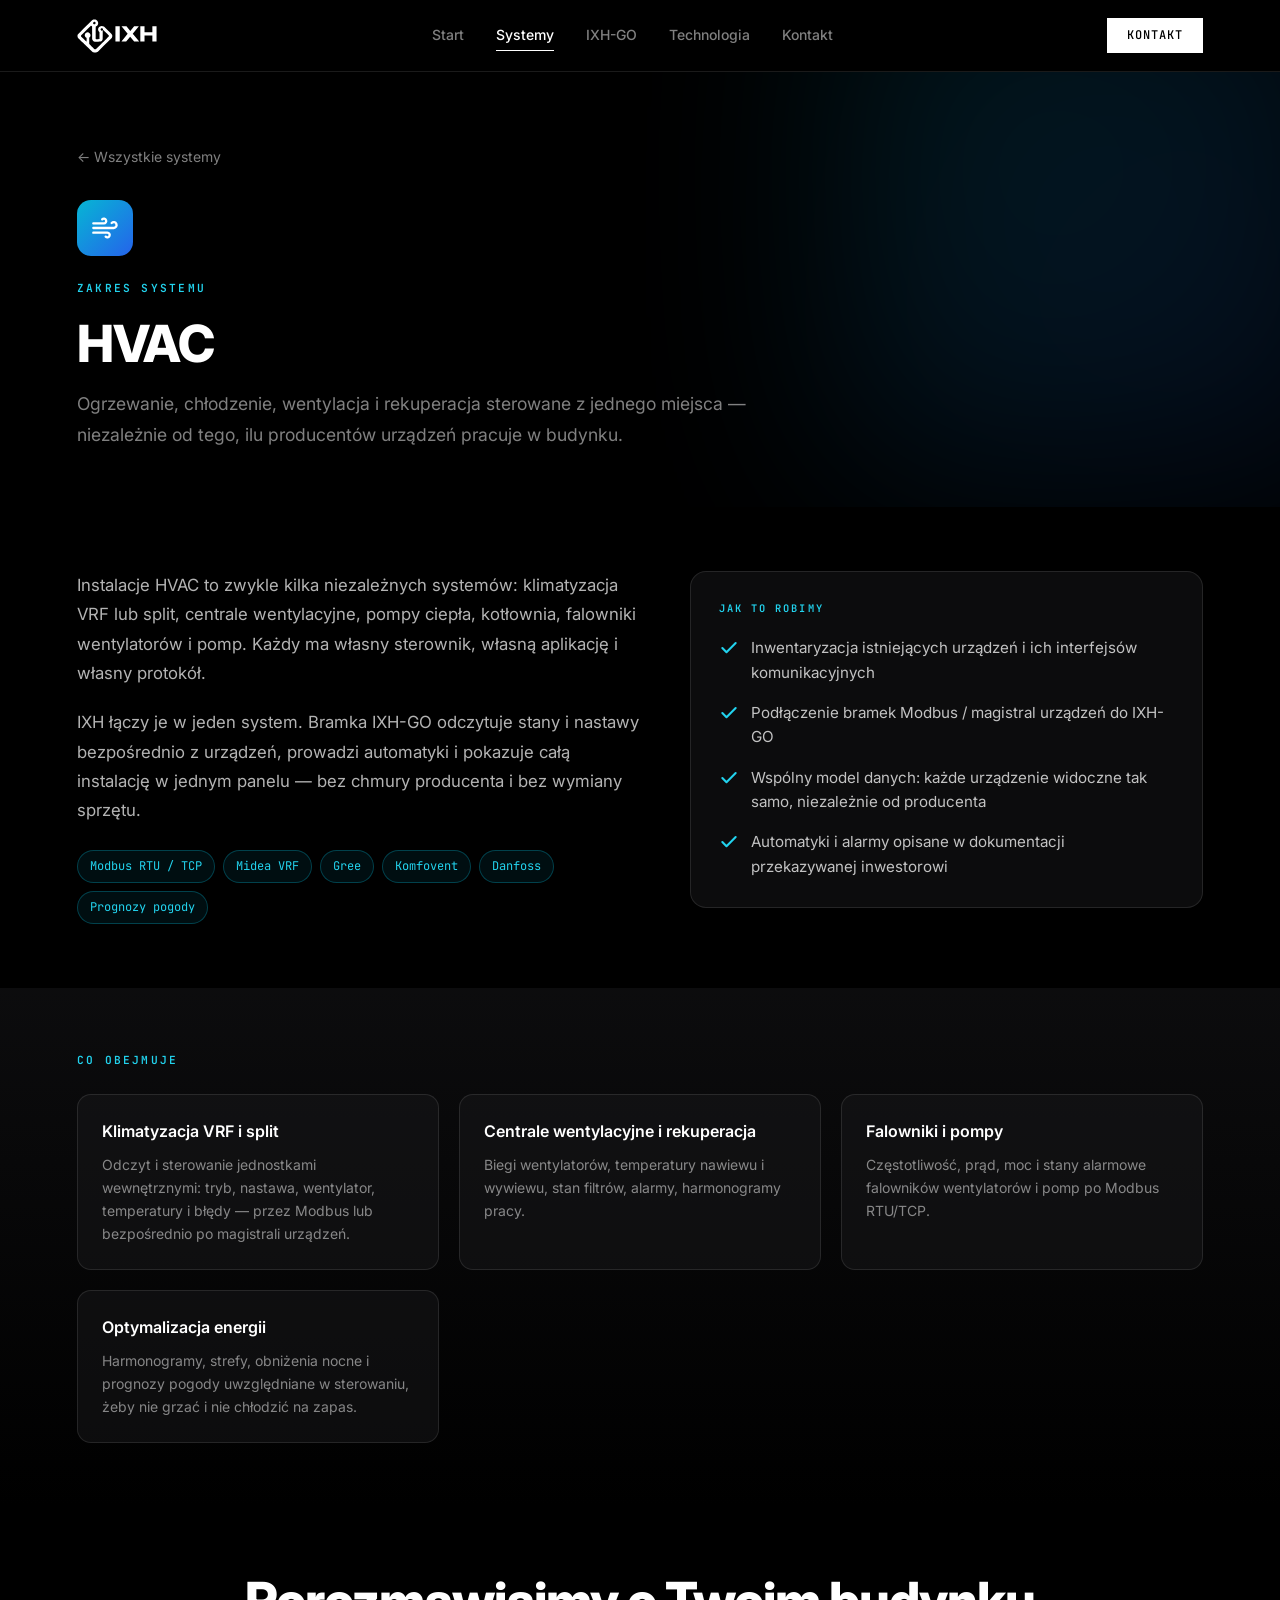
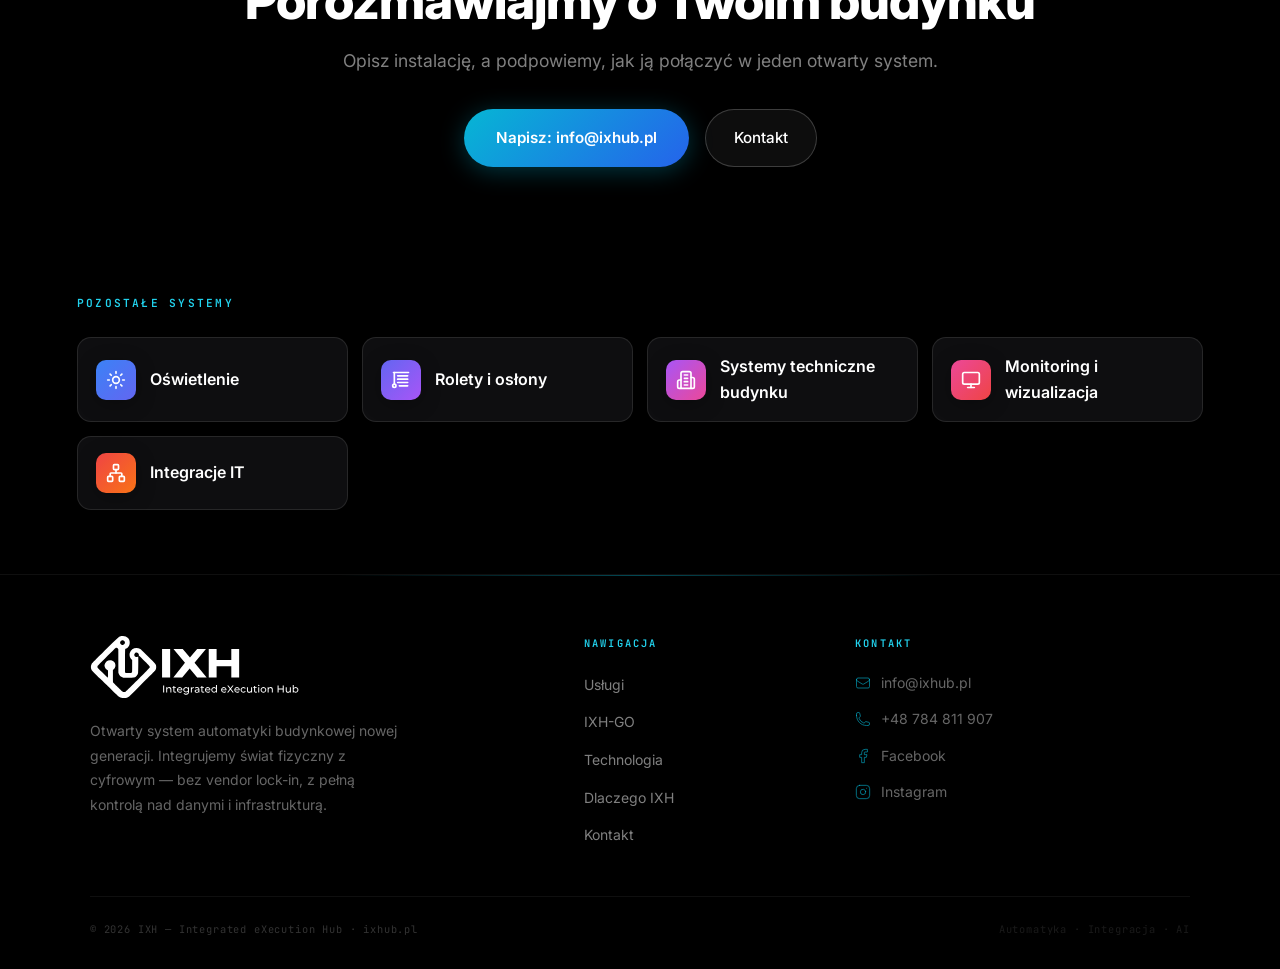
<file: systemy/hvac.html>
<!DOCTYPE html>
<html lang="pl">
<head>
  <meta charset="UTF-8">
  <meta name="viewport" content="width=device-width, initial-scale=1.0">
  <title>HVAC · IXH — Integrated eXecution Hub</title>
  <meta name="description" content="Ogrzewanie, chłodzenie, wentylacja i rekuperacja sterowane z jednego miejsca — niezależnie od tego, ilu producentów urządzeń pracuje w budynku.">
  <link rel="icon" href="../assets/favicon.svg" type="image/svg+xml">
  <link rel="apple-touch-icon" href="../assets/apple-touch-icon.png">
  <meta name="theme-color" content="#000000">
  <meta property="og:title" content="HVAC · IXH">
  <meta property="og:site_name" content="IXH">
  <!-- SEO -->
  <link rel="canonical" href="https://ixhub.pl/systemy/hvac.html">
  <meta property="og:type" content="website">
  <meta property="og:url" content="https://ixhub.pl/systemy/hvac.html">
  <meta property="og:description" content="Ogrzewanie, chłodzenie, wentylacja i rekuperacja sterowane z jednego miejsca — niezależnie od tego, ilu producentów urządzeń pracuje w budynku.">
  <meta property="og:image" content="https://ixhub.pl/assets/og-ixh.png">
  <meta property="og:image:width" content="1200">
  <meta property="og:image:height" content="630">
  <meta property="og:locale" content="pl_PL">
  <meta name="twitter:card" content="summary_large_image">
  <script type="application/ld+json">{"@context": "https://schema.org", "@type": "Service", "name": "HVAC", "description": "Ogrzewanie, chłodzenie, wentylacja i rekuperacja sterowane z jednego miejsca — niezależnie od tego, ilu producentów urządzeń pracuje w budynku.", "url": "https://ixhub.pl/systemy/hvac.html", "serviceType": "automatyka budynkowa", "provider": {"@id": "https://ixhub.pl/#firma"}, "areaServed": [{"@type": "City", "name": "Warszawa"}, {"@type": "Country", "name": "Polska"}]}</script>
  <!-- /SEO -->
  <link rel="preconnect" href="https://fonts.googleapis.com">
  <link rel="preconnect" href="https://fonts.gstatic.com" crossorigin>
  <link href="https://fonts.googleapis.com/css2?family=Inter:wght@300;400;500;600;700;800;900&family=JetBrains+Mono:wght@400;500;600&display=swap" rel="stylesheet">
  <link rel="stylesheet" href="../assets/style.css">
</head>
<body class="subpage" style="--card-grad: linear-gradient(135deg, #06b6d4, #2563eb)">

  <!-- NAV -->
  <nav id="nav" class="visible">
    <a href="../" class="nav-logo" aria-label="IXH — Integrated eXecution Hub">
      <img src="../assets/ixh-logo.svg" alt="IXH" class="nav-logo-img">
    </a>
    <ul class="nav-links" id="navLinks">
      <li><a href="../">Start</a></li>
      <li><a href="../#systems" class="active">Systemy</a></li>
      <li><a href="../#ixhgo">IXH-GO</a></li>
      <li><a href="../#architecture">Technologia</a></li>
      <li><a href="../#contact">Kontakt</a></li>
    </ul>
    <a href="../#contact" class="nav-btn">Kontakt</a>
    <div class="hamburger" id="hamburger" onclick="document.getElementById('navLinks').classList.toggle('open')">
      <span></span><span></span><span></span>
    </div>
  </nav>

  <!-- HERO -->
  <section class="sp-hero">
    <div class="sp-hero-glow"></div>
    <div class="container">
      <a href="../#systems" class="sp-back">← Wszystkie systemy</a>
      <div class="sys-icon"><svg viewBox="0 0 24 24"><path d="M17.7 7.7a2.5 2.5 0 1 1 1.8 4.3H2"/><path d="M9.6 4.6A2 2 0 1 1 11 8H2"/><path d="M12.6 19.4A2 2 0 1 0 14 16H2"/></svg></div>
      <span class="mono-label">Zakres systemu</span>
      <h1 class="section-h2">HVAC</h1>
      <p class="section-sub sp-lead">Ogrzewanie, chłodzenie, wentylacja i rekuperacja sterowane z jednego miejsca — niezależnie od tego, ilu producentów urządzeń pracuje w budynku.</p>
    </div>
  </section>

  <!-- OPIS -->
  <section class="sp-section">
    <div class="container ixhgo-grid">
      <div>
        <p class="ixhgo-lead">Instalacje HVAC to zwykle kilka niezależnych systemów: klimatyzacja VRF lub split, centrale wentylacyjne, pompy ciepła, kotłownia, falowniki wentylatorów i pomp. Każdy ma własny sterownik, własną aplikację i własny protokół.</p>
        <p class="ixhgo-lead">IXH łączy je w jeden system. Bramka IXH-GO odczytuje stany i nastawy bezpośrednio z urządzeń, prowadzi automatyki i pokazuje całą instalację w jednym panelu — bez chmury producenta i bez wymiany sprzętu.</p>
        <div class="ixhgo-stack"><span class="ixhgo-chip">Modbus RTU / TCP</span><span class="ixhgo-chip">Midea VRF</span><span class="ixhgo-chip">Gree</span><span class="ixhgo-chip">Komfovent</span><span class="ixhgo-chip">Danfoss</span><span class="ixhgo-chip">Prognozy pogody</span></div>
      </div>
      <div class="sp-how">
        <div class="footer-h">Jak to robimy</div>
        <ul>
          <li><svg class="check-icon" viewBox="0 0 24 24"><path d="M20 6 9 17l-5-5"/></svg><span>Inwentaryzacja istniejących urządzeń i ich interfejsów komunikacyjnych</span></li>
          <li><svg class="check-icon" viewBox="0 0 24 24"><path d="M20 6 9 17l-5-5"/></svg><span>Podłączenie bramek Modbus / magistral urządzeń do IXH-GO</span></li>
          <li><svg class="check-icon" viewBox="0 0 24 24"><path d="M20 6 9 17l-5-5"/></svg><span>Wspólny model danych: każde urządzenie widoczne tak samo, niezależnie od producenta</span></li>
          <li><svg class="check-icon" viewBox="0 0 24 24"><path d="M20 6 9 17l-5-5"/></svg><span>Automatyki i alarmy opisane w dokumentacji przekazywanej inwestorowi</span></li>
        </ul>
      </div>
    </div>
  </section>

  <!-- ZAKRES -->
  <section class="sp-section sp-alt">
    <div class="container">
      <span class="mono-label">Co obejmuje</span>
      <div class="why-grid sp-features">
        <div class="why-card normal">
          <div class="why-title">Klimatyzacja VRF i split</div>
          <p class="why-text">Odczyt i sterowanie jednostkami wewnętrznymi: tryb, nastawa, wentylator, temperatury i błędy — przez Modbus lub bezpośrednio po magistrali urządzeń.</p>
        </div>
        <div class="why-card normal">
          <div class="why-title">Centrale wentylacyjne i rekuperacja</div>
          <p class="why-text">Biegi wentylatorów, temperatury nawiewu i wywiewu, stan filtrów, alarmy, harmonogramy pracy.</p>
        </div>
        <div class="why-card normal">
          <div class="why-title">Falowniki i pompy</div>
          <p class="why-text">Częstotliwość, prąd, moc i stany alarmowe falowników wentylatorów i pomp po Modbus RTU/TCP.</p>
        </div>
        <div class="why-card normal">
          <div class="why-title">Optymalizacja energii</div>
          <p class="why-text">Harmonogramy, strefy, obniżenia nocne i prognozy pogody uwzględniane w sterowaniu, żeby nie grzać i nie chłodzić na zapas.</p>
        </div>
      </div>
    </div>
  </section>

  <!-- CTA -->
  <section class="sp-section sp-cta">
    <div class="container text-center">
      <h2 class="section-h2">Porozmawiajmy o Twoim budynku</h2>
      <p class="section-sub">Opisz instalację, a podpowiemy, jak ją połączyć w jeden otwarty system.</p>
      <div class="cta-actions">
        <a href="mailto:info@ixhub.pl" class="btn-gradient">Napisz: info@ixhub.pl</a>
        <a href="../#contact" class="btn-outline-white">Kontakt</a>
      </div>
    </div>
  </section>

  <!-- POZOSTAŁE SYSTEMY -->
  <section class="sp-section">
    <div class="container">
      <span class="mono-label">Pozostałe systemy</span>
      <div class="sp-others">
        <a class="sp-other" href="oswietlenie.html" style="--card-grad: linear-gradient(135deg, #3b82f6, #6366f1)"><span class="sys-icon sm"><svg viewBox="0 0 24 24"><circle cx="12" cy="12" r="4"/><path d="M12 2v2M12 20v2M4.93 4.93l1.41 1.41M17.66 17.66l1.41 1.41M2 12h2M20 12h2M6.34 17.66l-1.41 1.41M19.07 4.93l-1.41 1.41"/></svg></span>Oświetlenie</a>
        <a class="sp-other" href="rolety.html" style="--card-grad: linear-gradient(135deg, #6366f1, #a855f7)"><span class="sys-icon sm"><svg viewBox="0 0 24 24"><path d="M3 3h18"/><path d="M20 7H8"/><path d="M20 11H8"/><path d="M10 19h10"/><path d="M8 15h12"/><path d="M4 3v14"/><circle cx="4" cy="19" r="2"/></svg></span>Rolety i osłony</a>
        <a class="sp-other" href="systemy-techniczne.html" style="--card-grad: linear-gradient(135deg, #a855f7, #ec4899)"><span class="sys-icon sm"><svg viewBox="0 0 24 24"><path d="M6 22V4a2 2 0 0 1 2-2h8a2 2 0 0 1 2 2v18Z"/><path d="M6 12H4a2 2 0 0 0-2 2v6a2 2 0 0 0 2 2h2"/><path d="M18 9h2a2 2 0 0 1 2 2v9a2 2 0 0 1-2 2h-2"/><path d="M10 6h4M10 10h4M10 14h4M10 18h4"/></svg></span>Systemy techniczne budynku</a>
        <a class="sp-other" href="monitoring.html" style="--card-grad: linear-gradient(135deg, #ec4899, #ef4444)"><span class="sys-icon sm"><svg viewBox="0 0 24 24"><rect width="20" height="14" x="2" y="3" rx="2"/><line x1="8" x2="16" y1="21" y2="21"/><line x1="12" x2="12" y1="17" y2="21"/></svg></span>Monitoring i wizualizacja</a>
        <a class="sp-other" href="integracje.html" style="--card-grad: linear-gradient(135deg, #ef4444, #f97316)"><span class="sys-icon sm"><svg viewBox="0 0 24 24"><rect x="16" y="16" width="6" height="6" rx="1"/><rect x="2" y="16" width="6" height="6" rx="1"/><rect x="9" y="2" width="6" height="6" rx="1"/><path d="M5 16v-3a1 1 0 0 1 1-1h12a1 1 0 0 1 1 1v3"/><path d="M12 12V8"/></svg></span>Integracje IT</a>
      </div>
    </div>
  </section>

  <!-- FOOTER -->
  <footer>
    <div class="footer-grid">
      <div>
        <div class="footer-logo-wrap">
          <img src="../assets/ixh-logo-full.svg" alt="IXH — Integrated eXecution Hub" class="footer-logo-img">
        </div>
        <p class="footer-about">
          Otwarty system automatyki budynkowej nowej generacji.
          Integrujemy świat fizyczny z cyfrowym — bez vendor lock-in,
          z pełną kontrolą nad danymi i infrastrukturą.
        </p>
      </div>
      <div>
        <div class="footer-h">Nawigacja</div>
        <ul class="footer-links">
          <li><a href="../#systems">Usługi</a></li>
          <li><a href="../#ixhgo">IXH-GO</a></li>
          <li><a href="../#architecture">Technologia</a></li>
          <li><a href="../#why">Dlaczego IXH</a></li>
          <li><a href="../#contact">Kontakt</a></li>
        </ul>
      </div>
      <div>
        <div class="footer-h">Kontakt</div>
        <a class="footer-contact-item" href="mailto:info@ixhub.pl">
          <svg viewBox="0 0 24 24"><path d="M21.75 6.75v10.5a2.25 2.25 0 0 1-2.25 2.25h-15a2.25 2.25 0 0 1-2.25-2.25V6.75m19.5 0A2.25 2.25 0 0 0 19.5 4.5h-15a2.25 2.25 0 0 0-2.25 2.25m19.5 0v.243a2.25 2.25 0 0 1-1.07 1.916l-7.5 4.615a2.25 2.25 0 0 1-2.36 0L3.32 8.91a2.25 2.25 0 0 1-1.07-1.916V6.75"/></svg>
          info@ixhub.pl
        </a>
        <a class="footer-contact-item" href="tel:+48784811907">
          <svg viewBox="0 0 24 24"><path d="M2.25 6.75c0 8.284 6.716 15 15 15h2.25a2.25 2.25 0 0 0 2.25-2.25v-1.372c0-.516-.351-.966-.852-1.091l-4.423-1.106c-.44-.11-.902.055-1.173.417l-.97 1.293c-.282.376-.769.542-1.21.38a12.035 12.035 0 0 1-7.143-7.143c-.162-.441.004-.928.38-1.21l1.293-.97c.363-.271.527-.734.417-1.173L6.963 3.102a1.125 1.125 0 0 0-1.091-.852H4.5A2.25 2.25 0 0 0 2.25 4.5v2.25z"/></svg>
          +48 784 811 907
        </a>
        <a class="footer-contact-item" href="https://www.facebook.com/ixhub" target="_blank" rel="noopener">
          <svg viewBox="0 0 24 24"><path d="M18 2h-3a5 5 0 0 0-5 5v3H7v4h3v8h4v-8h3l1-4h-4V7a1 1 0 0 1 1-1h3z"/></svg>
          Facebook
        </a>
        <a class="footer-contact-item" href="https://www.instagram.com/ixh_go/" target="_blank" rel="noopener">
          <svg viewBox="0 0 24 24"><rect width="20" height="20" x="2" y="2" rx="5" ry="5"/><path d="M16 11.37A4 4 0 1 1 12.63 8 4 4 0 0 1 16 11.37z"/><line x1="17.5" x2="17.51" y1="6.5" y2="6.5"/></svg>
          Instagram
        </a>
      </div>
    </div>
    <div class="footer-bottom">
      <span class="footer-copy">© 2026 IXH — Integrated eXecution Hub · ixhub.pl</span>
      <span class="footer-copy" style="color:rgba(255,255,255,.1)">Automatyka · Integracja · AI</span>
    </div>
  </footer>

</body>
</html>
</file>
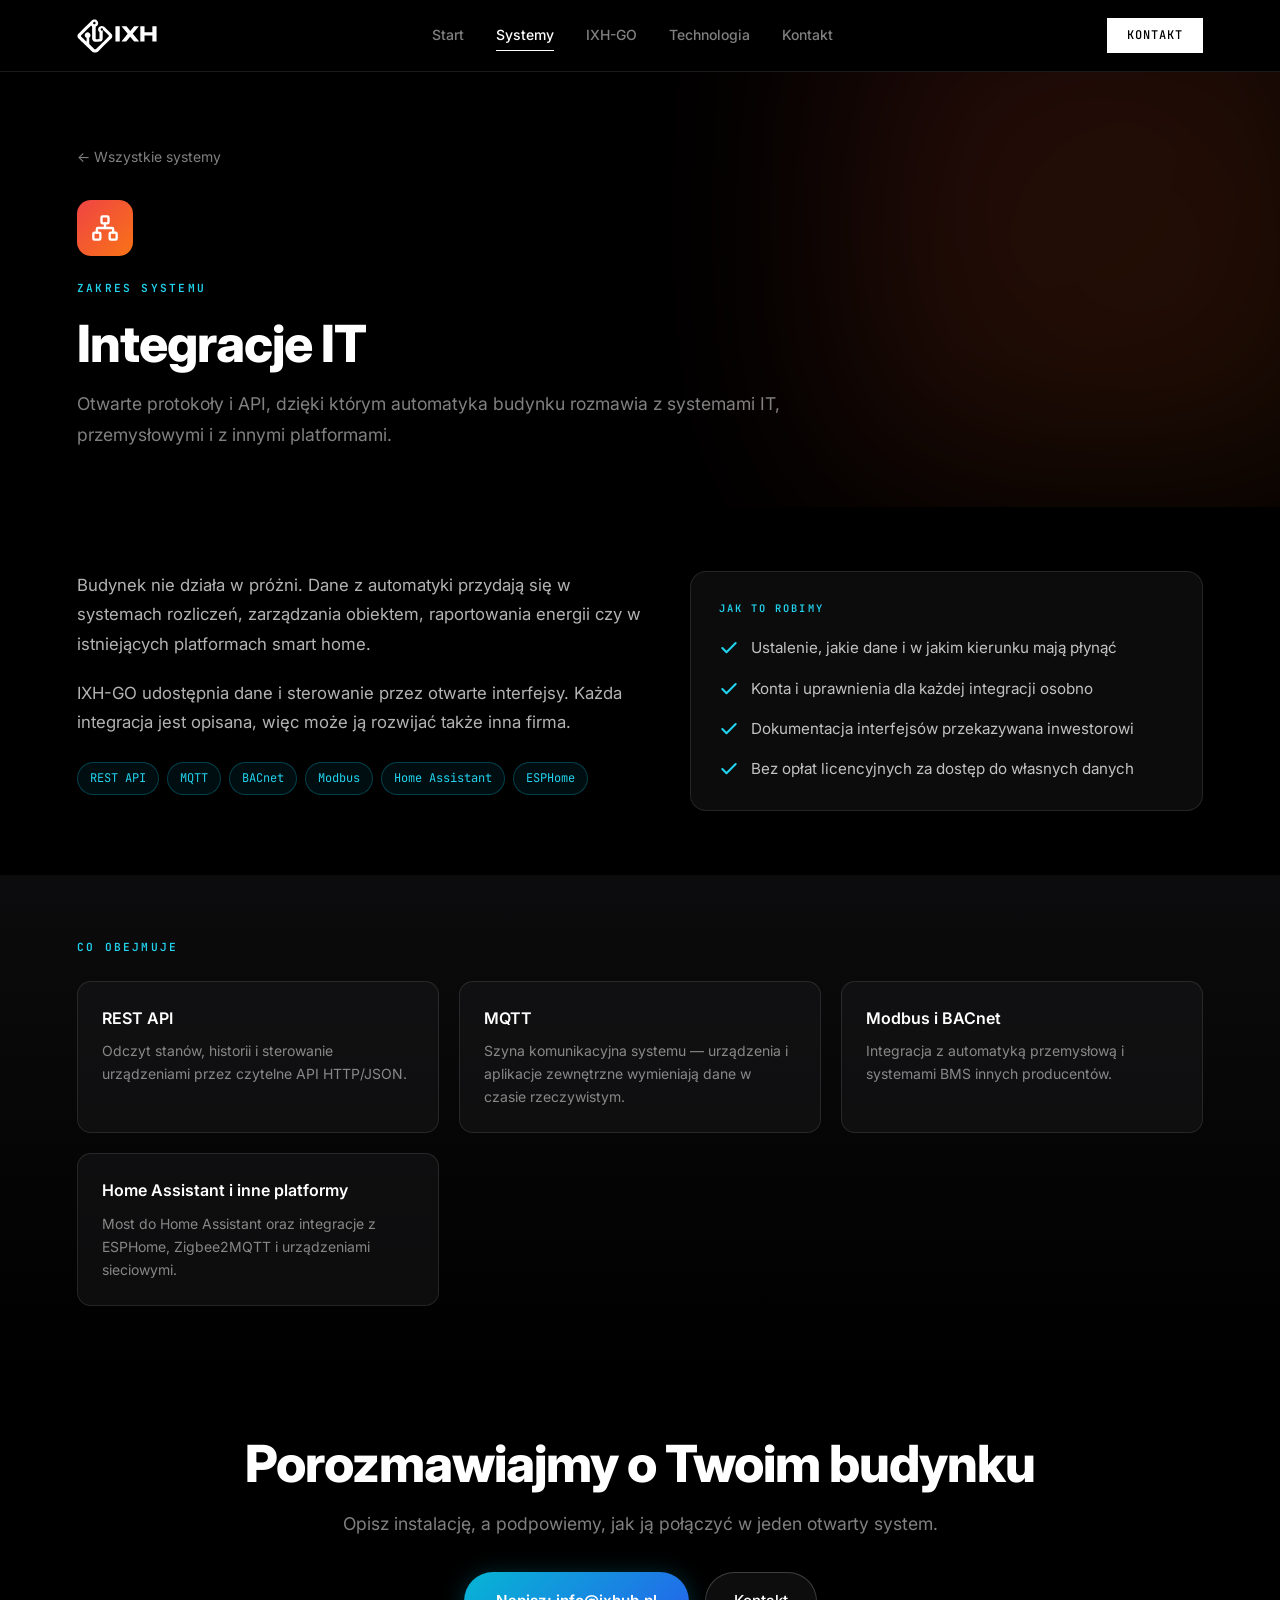
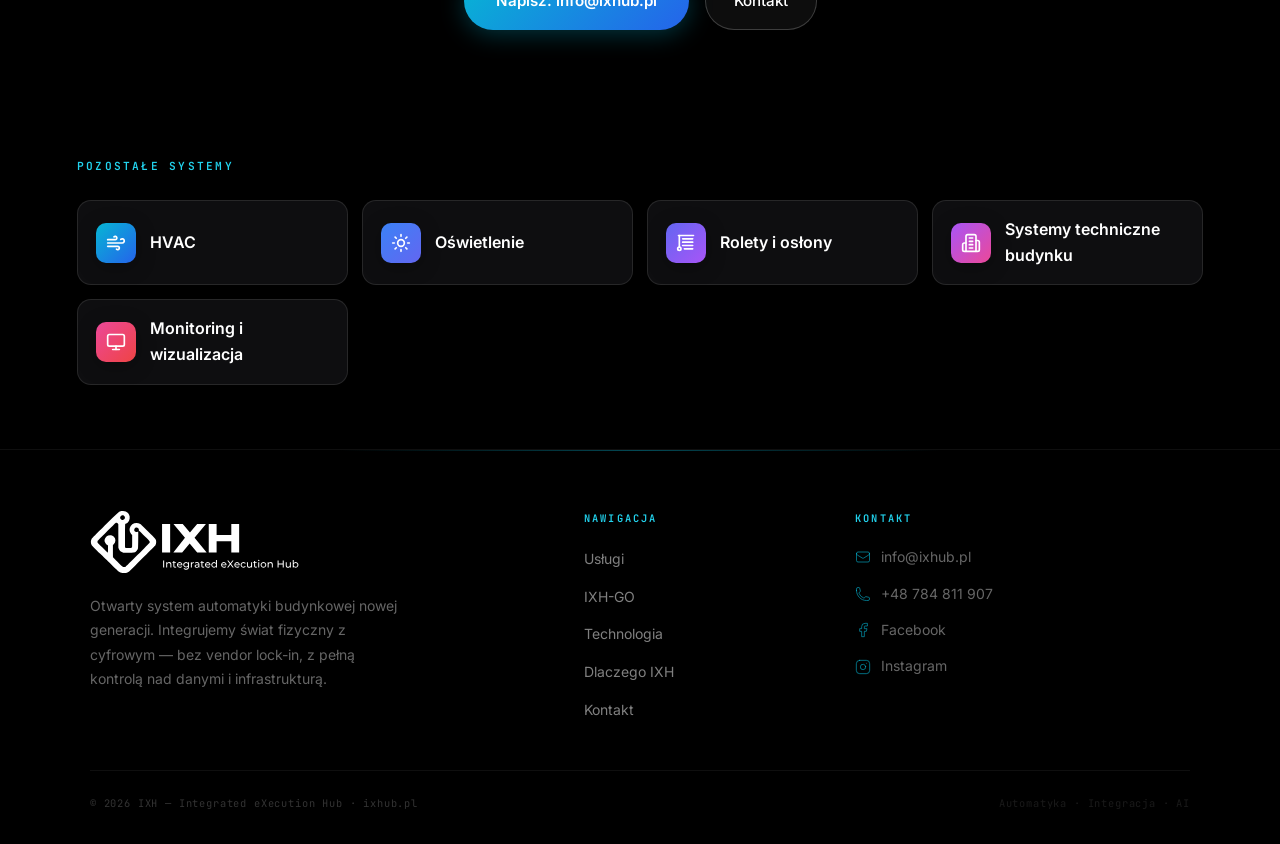
<file: systemy/integracje.html>
<!DOCTYPE html>
<html lang="pl">
<head>
  <meta charset="UTF-8">
  <meta name="viewport" content="width=device-width, initial-scale=1.0">
  <title>Integracje IT · IXH — Integrated eXecution Hub</title>
  <meta name="description" content="Otwarte protokoły i API, dzięki którym automatyka budynku rozmawia z systemami IT, przemysłowymi i z innymi platformami.">
  <link rel="icon" href="../assets/favicon.svg" type="image/svg+xml">
  <link rel="apple-touch-icon" href="../assets/apple-touch-icon.png">
  <meta name="theme-color" content="#000000">
  <meta property="og:title" content="Integracje IT · IXH">
  <meta property="og:site_name" content="IXH">
  <!-- SEO -->
  <link rel="canonical" href="https://ixhub.pl/systemy/integracje.html">
  <meta property="og:type" content="website">
  <meta property="og:url" content="https://ixhub.pl/systemy/integracje.html">
  <meta property="og:description" content="Otwarte protokoły i API, dzięki którym automatyka budynku rozmawia z systemami IT, przemysłowymi i z innymi platformami.">
  <meta property="og:image" content="https://ixhub.pl/assets/og-ixh.png">
  <meta property="og:image:width" content="1200">
  <meta property="og:image:height" content="630">
  <meta property="og:locale" content="pl_PL">
  <meta name="twitter:card" content="summary_large_image">
  <script type="application/ld+json">{"@context": "https://schema.org", "@type": "Service", "name": "Integracje IT", "description": "Otwarte protokoły i API, dzięki którym automatyka budynku rozmawia z systemami IT, przemysłowymi i z innymi platformami.", "url": "https://ixhub.pl/systemy/integracje.html", "serviceType": "automatyka budynkowa", "provider": {"@id": "https://ixhub.pl/#firma"}, "areaServed": [{"@type": "City", "name": "Warszawa"}, {"@type": "Country", "name": "Polska"}]}</script>
  <!-- /SEO -->
  <link rel="preconnect" href="https://fonts.googleapis.com">
  <link rel="preconnect" href="https://fonts.gstatic.com" crossorigin>
  <link href="https://fonts.googleapis.com/css2?family=Inter:wght@300;400;500;600;700;800;900&family=JetBrains+Mono:wght@400;500;600&display=swap" rel="stylesheet">
  <link rel="stylesheet" href="../assets/style.css">
</head>
<body class="subpage" style="--card-grad: linear-gradient(135deg, #ef4444, #f97316)">

  <!-- NAV -->
  <nav id="nav" class="visible">
    <a href="../" class="nav-logo" aria-label="IXH — Integrated eXecution Hub">
      <img src="../assets/ixh-logo.svg" alt="IXH" class="nav-logo-img">
    </a>
    <ul class="nav-links" id="navLinks">
      <li><a href="../">Start</a></li>
      <li><a href="../#systems" class="active">Systemy</a></li>
      <li><a href="../#ixhgo">IXH-GO</a></li>
      <li><a href="../#architecture">Technologia</a></li>
      <li><a href="../#contact">Kontakt</a></li>
    </ul>
    <a href="../#contact" class="nav-btn">Kontakt</a>
    <div class="hamburger" id="hamburger" onclick="document.getElementById('navLinks').classList.toggle('open')">
      <span></span><span></span><span></span>
    </div>
  </nav>

  <!-- HERO -->
  <section class="sp-hero">
    <div class="sp-hero-glow"></div>
    <div class="container">
      <a href="../#systems" class="sp-back">← Wszystkie systemy</a>
      <div class="sys-icon"><svg viewBox="0 0 24 24"><rect x="16" y="16" width="6" height="6" rx="1"/><rect x="2" y="16" width="6" height="6" rx="1"/><rect x="9" y="2" width="6" height="6" rx="1"/><path d="M5 16v-3a1 1 0 0 1 1-1h12a1 1 0 0 1 1 1v3"/><path d="M12 12V8"/></svg></div>
      <span class="mono-label">Zakres systemu</span>
      <h1 class="section-h2">Integracje IT</h1>
      <p class="section-sub sp-lead">Otwarte protokoły i API, dzięki którym automatyka budynku rozmawia z systemami IT, przemysłowymi i z innymi platformami.</p>
    </div>
  </section>

  <!-- OPIS -->
  <section class="sp-section">
    <div class="container ixhgo-grid">
      <div>
        <p class="ixhgo-lead">Budynek nie działa w próżni. Dane z automatyki przydają się w systemach rozliczeń, zarządzania obiektem, raportowania energii czy w istniejących platformach smart home.</p>
        <p class="ixhgo-lead">IXH-GO udostępnia dane i sterowanie przez otwarte interfejsy. Każda integracja jest opisana, więc może ją rozwijać także inna firma.</p>
        <div class="ixhgo-stack"><span class="ixhgo-chip">REST API</span><span class="ixhgo-chip">MQTT</span><span class="ixhgo-chip">BACnet</span><span class="ixhgo-chip">Modbus</span><span class="ixhgo-chip">Home Assistant</span><span class="ixhgo-chip">ESPHome</span></div>
      </div>
      <div class="sp-how">
        <div class="footer-h">Jak to robimy</div>
        <ul>
          <li><svg class="check-icon" viewBox="0 0 24 24"><path d="M20 6 9 17l-5-5"/></svg><span>Ustalenie, jakie dane i w jakim kierunku mają płynąć</span></li>
          <li><svg class="check-icon" viewBox="0 0 24 24"><path d="M20 6 9 17l-5-5"/></svg><span>Konta i uprawnienia dla każdej integracji osobno</span></li>
          <li><svg class="check-icon" viewBox="0 0 24 24"><path d="M20 6 9 17l-5-5"/></svg><span>Dokumentacja interfejsów przekazywana inwestorowi</span></li>
          <li><svg class="check-icon" viewBox="0 0 24 24"><path d="M20 6 9 17l-5-5"/></svg><span>Bez opłat licencyjnych za dostęp do własnych danych</span></li>
        </ul>
      </div>
    </div>
  </section>

  <!-- ZAKRES -->
  <section class="sp-section sp-alt">
    <div class="container">
      <span class="mono-label">Co obejmuje</span>
      <div class="why-grid sp-features">
        <div class="why-card normal">
          <div class="why-title">REST API</div>
          <p class="why-text">Odczyt stanów, historii i sterowanie urządzeniami przez czytelne API HTTP/JSON.</p>
        </div>
        <div class="why-card normal">
          <div class="why-title">MQTT</div>
          <p class="why-text">Szyna komunikacyjna systemu — urządzenia i aplikacje zewnętrzne wymieniają dane w czasie rzeczywistym.</p>
        </div>
        <div class="why-card normal">
          <div class="why-title">Modbus i BACnet</div>
          <p class="why-text">Integracja z automatyką przemysłową i systemami BMS innych producentów.</p>
        </div>
        <div class="why-card normal">
          <div class="why-title">Home Assistant i inne platformy</div>
          <p class="why-text">Most do Home Assistant oraz integracje z ESPHome, Zigbee2MQTT i urządzeniami sieciowymi.</p>
        </div>
      </div>
    </div>
  </section>

  <!-- CTA -->
  <section class="sp-section sp-cta">
    <div class="container text-center">
      <h2 class="section-h2">Porozmawiajmy o Twoim budynku</h2>
      <p class="section-sub">Opisz instalację, a podpowiemy, jak ją połączyć w jeden otwarty system.</p>
      <div class="cta-actions">
        <a href="mailto:info@ixhub.pl" class="btn-gradient">Napisz: info@ixhub.pl</a>
        <a href="../#contact" class="btn-outline-white">Kontakt</a>
      </div>
    </div>
  </section>

  <!-- POZOSTAŁE SYSTEMY -->
  <section class="sp-section">
    <div class="container">
      <span class="mono-label">Pozostałe systemy</span>
      <div class="sp-others">
        <a class="sp-other" href="hvac.html" style="--card-grad: linear-gradient(135deg, #06b6d4, #2563eb)"><span class="sys-icon sm"><svg viewBox="0 0 24 24"><path d="M17.7 7.7a2.5 2.5 0 1 1 1.8 4.3H2"/><path d="M9.6 4.6A2 2 0 1 1 11 8H2"/><path d="M12.6 19.4A2 2 0 1 0 14 16H2"/></svg></span>HVAC</a>
        <a class="sp-other" href="oswietlenie.html" style="--card-grad: linear-gradient(135deg, #3b82f6, #6366f1)"><span class="sys-icon sm"><svg viewBox="0 0 24 24"><circle cx="12" cy="12" r="4"/><path d="M12 2v2M12 20v2M4.93 4.93l1.41 1.41M17.66 17.66l1.41 1.41M2 12h2M20 12h2M6.34 17.66l-1.41 1.41M19.07 4.93l-1.41 1.41"/></svg></span>Oświetlenie</a>
        <a class="sp-other" href="rolety.html" style="--card-grad: linear-gradient(135deg, #6366f1, #a855f7)"><span class="sys-icon sm"><svg viewBox="0 0 24 24"><path d="M3 3h18"/><path d="M20 7H8"/><path d="M20 11H8"/><path d="M10 19h10"/><path d="M8 15h12"/><path d="M4 3v14"/><circle cx="4" cy="19" r="2"/></svg></span>Rolety i osłony</a>
        <a class="sp-other" href="systemy-techniczne.html" style="--card-grad: linear-gradient(135deg, #a855f7, #ec4899)"><span class="sys-icon sm"><svg viewBox="0 0 24 24"><path d="M6 22V4a2 2 0 0 1 2-2h8a2 2 0 0 1 2 2v18Z"/><path d="M6 12H4a2 2 0 0 0-2 2v6a2 2 0 0 0 2 2h2"/><path d="M18 9h2a2 2 0 0 1 2 2v9a2 2 0 0 1-2 2h-2"/><path d="M10 6h4M10 10h4M10 14h4M10 18h4"/></svg></span>Systemy techniczne budynku</a>
        <a class="sp-other" href="monitoring.html" style="--card-grad: linear-gradient(135deg, #ec4899, #ef4444)"><span class="sys-icon sm"><svg viewBox="0 0 24 24"><rect width="20" height="14" x="2" y="3" rx="2"/><line x1="8" x2="16" y1="21" y2="21"/><line x1="12" x2="12" y1="17" y2="21"/></svg></span>Monitoring i wizualizacja</a>
      </div>
    </div>
  </section>

  <!-- FOOTER -->
  <footer>
    <div class="footer-grid">
      <div>
        <div class="footer-logo-wrap">
          <img src="../assets/ixh-logo-full.svg" alt="IXH — Integrated eXecution Hub" class="footer-logo-img">
        </div>
        <p class="footer-about">
          Otwarty system automatyki budynkowej nowej generacji.
          Integrujemy świat fizyczny z cyfrowym — bez vendor lock-in,
          z pełną kontrolą nad danymi i infrastrukturą.
        </p>
      </div>
      <div>
        <div class="footer-h">Nawigacja</div>
        <ul class="footer-links">
          <li><a href="../#systems">Usługi</a></li>
          <li><a href="../#ixhgo">IXH-GO</a></li>
          <li><a href="../#architecture">Technologia</a></li>
          <li><a href="../#why">Dlaczego IXH</a></li>
          <li><a href="../#contact">Kontakt</a></li>
        </ul>
      </div>
      <div>
        <div class="footer-h">Kontakt</div>
        <a class="footer-contact-item" href="mailto:info@ixhub.pl">
          <svg viewBox="0 0 24 24"><path d="M21.75 6.75v10.5a2.25 2.25 0 0 1-2.25 2.25h-15a2.25 2.25 0 0 1-2.25-2.25V6.75m19.5 0A2.25 2.25 0 0 0 19.5 4.5h-15a2.25 2.25 0 0 0-2.25 2.25m19.5 0v.243a2.25 2.25 0 0 1-1.07 1.916l-7.5 4.615a2.25 2.25 0 0 1-2.36 0L3.32 8.91a2.25 2.25 0 0 1-1.07-1.916V6.75"/></svg>
          info@ixhub.pl
        </a>
        <a class="footer-contact-item" href="tel:+48784811907">
          <svg viewBox="0 0 24 24"><path d="M2.25 6.75c0 8.284 6.716 15 15 15h2.25a2.25 2.25 0 0 0 2.25-2.25v-1.372c0-.516-.351-.966-.852-1.091l-4.423-1.106c-.44-.11-.902.055-1.173.417l-.97 1.293c-.282.376-.769.542-1.21.38a12.035 12.035 0 0 1-7.143-7.143c-.162-.441.004-.928.38-1.21l1.293-.97c.363-.271.527-.734.417-1.173L6.963 3.102a1.125 1.125 0 0 0-1.091-.852H4.5A2.25 2.25 0 0 0 2.25 4.5v2.25z"/></svg>
          +48 784 811 907
        </a>
        <a class="footer-contact-item" href="https://www.facebook.com/ixhub" target="_blank" rel="noopener">
          <svg viewBox="0 0 24 24"><path d="M18 2h-3a5 5 0 0 0-5 5v3H7v4h3v8h4v-8h3l1-4h-4V7a1 1 0 0 1 1-1h3z"/></svg>
          Facebook
        </a>
        <a class="footer-contact-item" href="https://www.instagram.com/ixh_go/" target="_blank" rel="noopener">
          <svg viewBox="0 0 24 24"><rect width="20" height="20" x="2" y="2" rx="5" ry="5"/><path d="M16 11.37A4 4 0 1 1 12.63 8 4 4 0 0 1 16 11.37z"/><line x1="17.5" x2="17.51" y1="6.5" y2="6.5"/></svg>
          Instagram
        </a>
      </div>
    </div>
    <div class="footer-bottom">
      <span class="footer-copy">© 2026 IXH — Integrated eXecution Hub · ixhub.pl</span>
      <span class="footer-copy" style="color:rgba(255,255,255,.1)">Automatyka · Integracja · AI</span>
    </div>
  </footer>

</body>
</html>
</file>
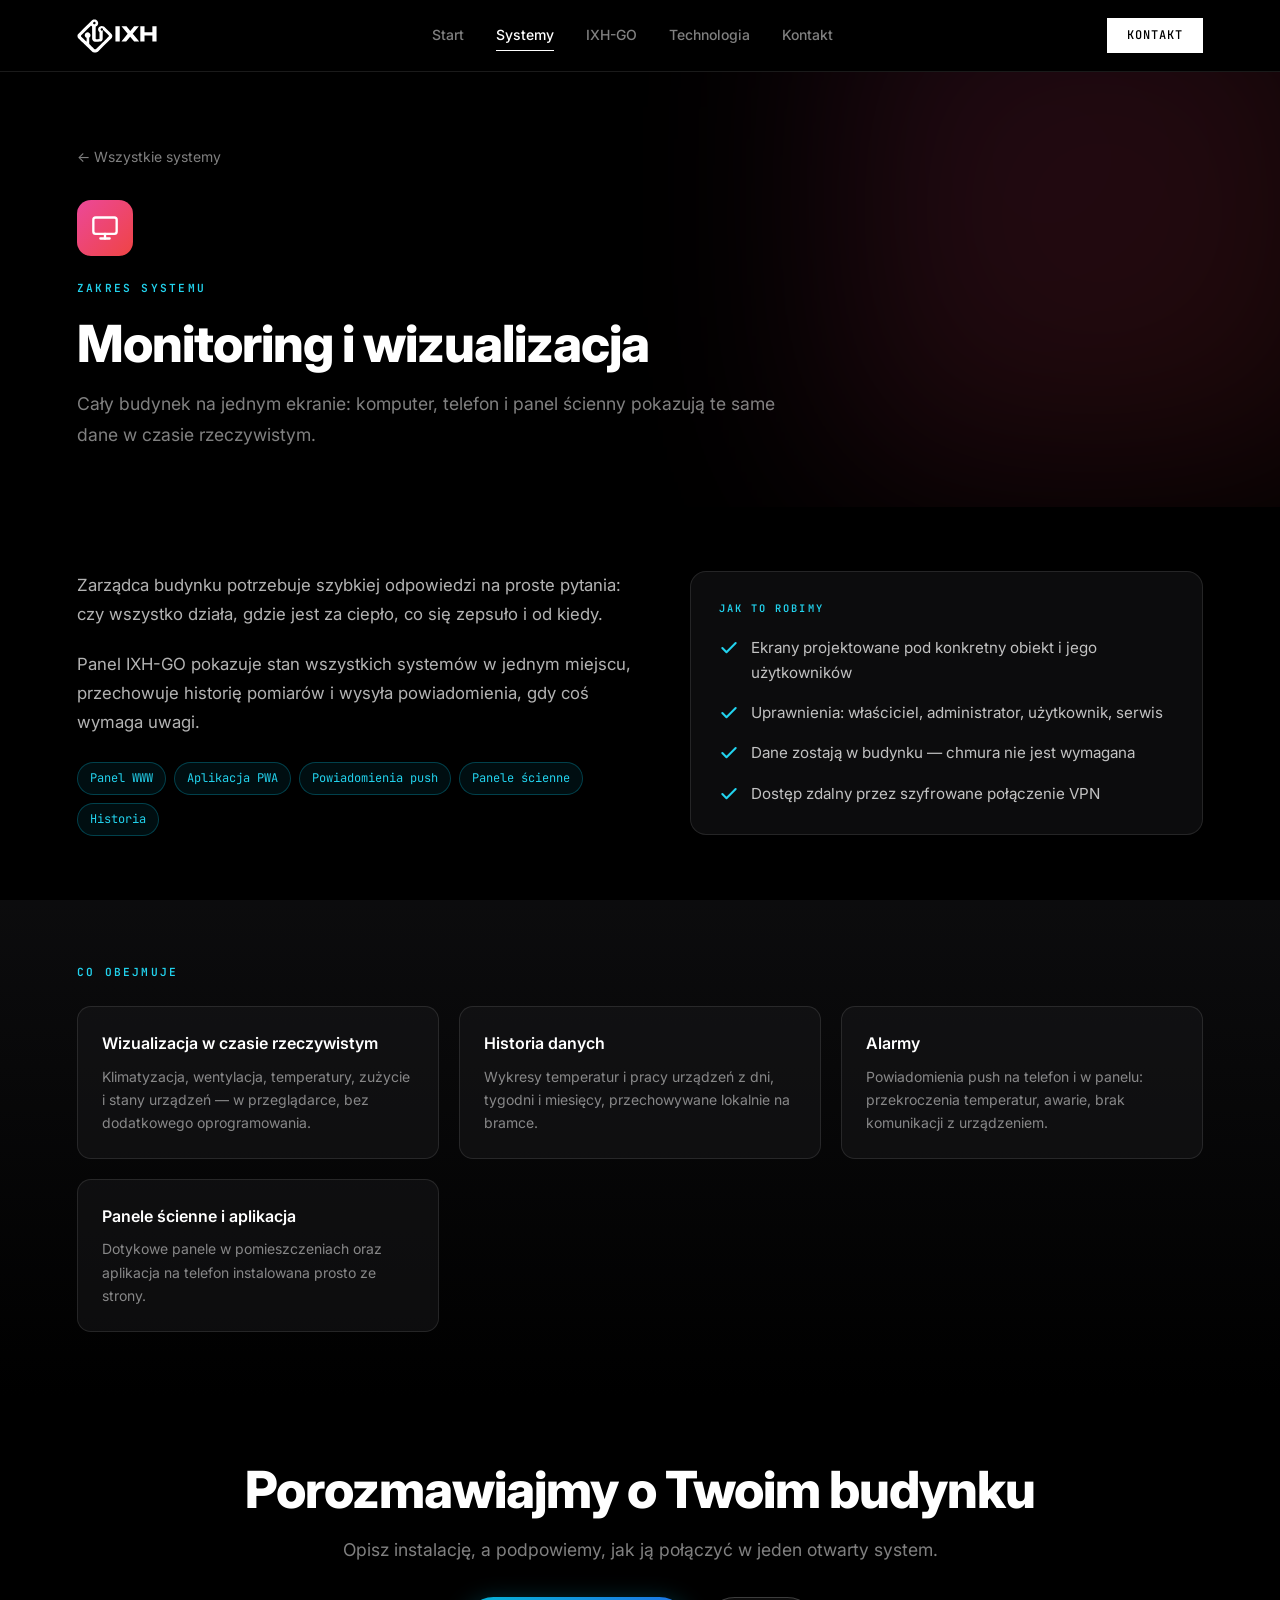
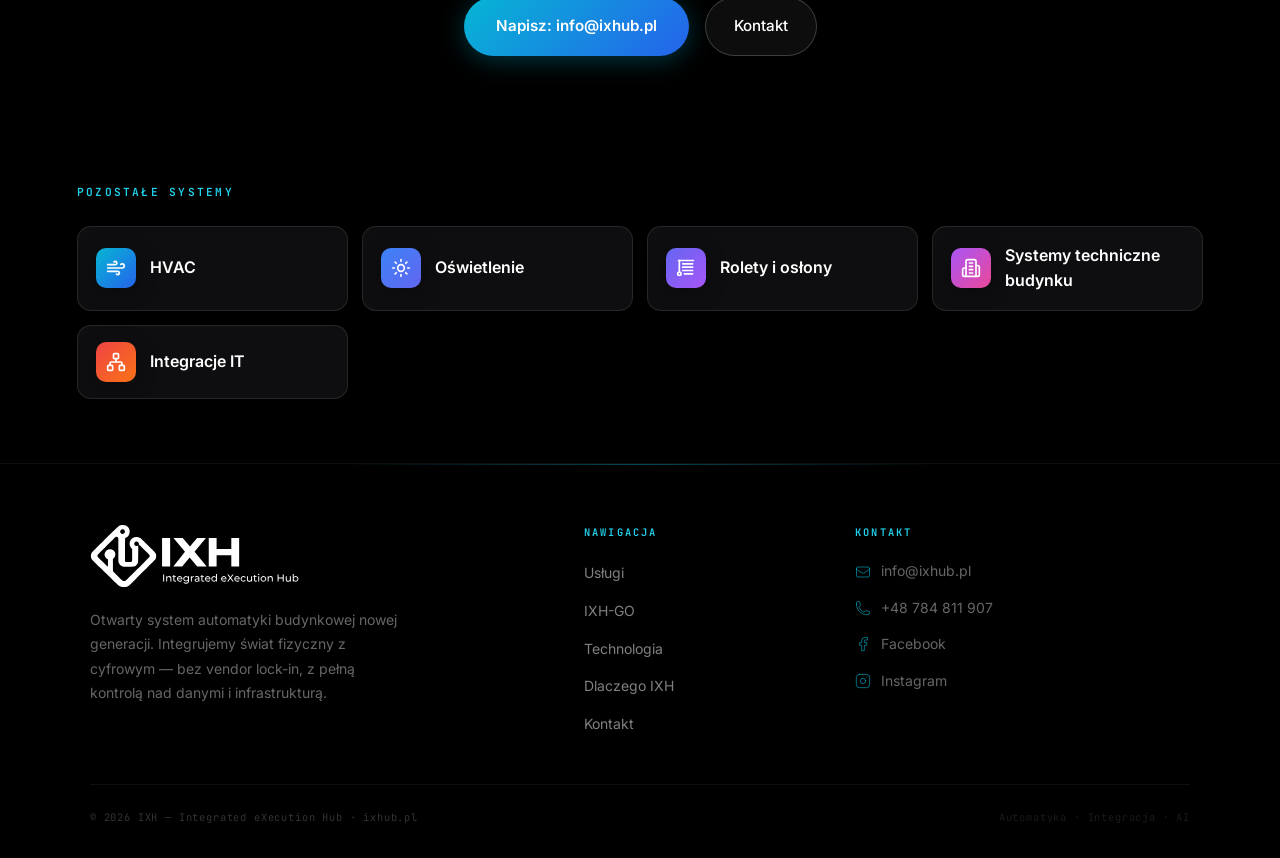
<file: systemy/monitoring.html>
<!DOCTYPE html>
<html lang="pl">
<head>
  <meta charset="UTF-8">
  <meta name="viewport" content="width=device-width, initial-scale=1.0">
  <title>Monitoring i wizualizacja · IXH — Integrated eXecution Hub</title>
  <meta name="description" content="Cały budynek na jednym ekranie: komputer, telefon i panel ścienny pokazują te same dane w czasie rzeczywistym.">
  <link rel="icon" href="../assets/favicon.svg" type="image/svg+xml">
  <link rel="apple-touch-icon" href="../assets/apple-touch-icon.png">
  <meta name="theme-color" content="#000000">
  <meta property="og:title" content="Monitoring i wizualizacja · IXH">
  <meta property="og:site_name" content="IXH">
  <!-- SEO -->
  <link rel="canonical" href="https://ixhub.pl/systemy/monitoring.html">
  <meta property="og:type" content="website">
  <meta property="og:url" content="https://ixhub.pl/systemy/monitoring.html">
  <meta property="og:description" content="Cały budynek na jednym ekranie: komputer, telefon i panel ścienny pokazują te same dane w czasie rzeczywistym.">
  <meta property="og:image" content="https://ixhub.pl/assets/og-ixh.png">
  <meta property="og:image:width" content="1200">
  <meta property="og:image:height" content="630">
  <meta property="og:locale" content="pl_PL">
  <meta name="twitter:card" content="summary_large_image">
  <script type="application/ld+json">{"@context": "https://schema.org", "@type": "Service", "name": "Monitoring i wizualizacja", "description": "Cały budynek na jednym ekranie: komputer, telefon i panel ścienny pokazują te same dane w czasie rzeczywistym.", "url": "https://ixhub.pl/systemy/monitoring.html", "serviceType": "automatyka budynkowa", "provider": {"@id": "https://ixhub.pl/#firma"}, "areaServed": [{"@type": "City", "name": "Warszawa"}, {"@type": "Country", "name": "Polska"}]}</script>
  <!-- /SEO -->
  <link rel="preconnect" href="https://fonts.googleapis.com">
  <link rel="preconnect" href="https://fonts.gstatic.com" crossorigin>
  <link href="https://fonts.googleapis.com/css2?family=Inter:wght@300;400;500;600;700;800;900&family=JetBrains+Mono:wght@400;500;600&display=swap" rel="stylesheet">
  <link rel="stylesheet" href="../assets/style.css">
</head>
<body class="subpage" style="--card-grad: linear-gradient(135deg, #ec4899, #ef4444)">

  <!-- NAV -->
  <nav id="nav" class="visible">
    <a href="../" class="nav-logo" aria-label="IXH — Integrated eXecution Hub">
      <img src="../assets/ixh-logo.svg" alt="IXH" class="nav-logo-img">
    </a>
    <ul class="nav-links" id="navLinks">
      <li><a href="../">Start</a></li>
      <li><a href="../#systems" class="active">Systemy</a></li>
      <li><a href="../#ixhgo">IXH-GO</a></li>
      <li><a href="../#architecture">Technologia</a></li>
      <li><a href="../#contact">Kontakt</a></li>
    </ul>
    <a href="../#contact" class="nav-btn">Kontakt</a>
    <div class="hamburger" id="hamburger" onclick="document.getElementById('navLinks').classList.toggle('open')">
      <span></span><span></span><span></span>
    </div>
  </nav>

  <!-- HERO -->
  <section class="sp-hero">
    <div class="sp-hero-glow"></div>
    <div class="container">
      <a href="../#systems" class="sp-back">← Wszystkie systemy</a>
      <div class="sys-icon"><svg viewBox="0 0 24 24"><rect width="20" height="14" x="2" y="3" rx="2"/><line x1="8" x2="16" y1="21" y2="21"/><line x1="12" x2="12" y1="17" y2="21"/></svg></div>
      <span class="mono-label">Zakres systemu</span>
      <h1 class="section-h2">Monitoring i wizualizacja</h1>
      <p class="section-sub sp-lead">Cały budynek na jednym ekranie: komputer, telefon i panel ścienny pokazują te same dane w czasie rzeczywistym.</p>
    </div>
  </section>

  <!-- OPIS -->
  <section class="sp-section">
    <div class="container ixhgo-grid">
      <div>
        <p class="ixhgo-lead">Zarządca budynku potrzebuje szybkiej odpowiedzi na proste pytania: czy wszystko działa, gdzie jest za ciepło, co się zepsuło i od kiedy.</p>
        <p class="ixhgo-lead">Panel IXH-GO pokazuje stan wszystkich systemów w jednym miejscu, przechowuje historię pomiarów i wysyła powiadomienia, gdy coś wymaga uwagi.</p>
        <div class="ixhgo-stack"><span class="ixhgo-chip">Panel WWW</span><span class="ixhgo-chip">Aplikacja PWA</span><span class="ixhgo-chip">Powiadomienia push</span><span class="ixhgo-chip">Panele ścienne</span><span class="ixhgo-chip">Historia</span></div>
      </div>
      <div class="sp-how">
        <div class="footer-h">Jak to robimy</div>
        <ul>
          <li><svg class="check-icon" viewBox="0 0 24 24"><path d="M20 6 9 17l-5-5"/></svg><span>Ekrany projektowane pod konkretny obiekt i jego użytkowników</span></li>
          <li><svg class="check-icon" viewBox="0 0 24 24"><path d="M20 6 9 17l-5-5"/></svg><span>Uprawnienia: właściciel, administrator, użytkownik, serwis</span></li>
          <li><svg class="check-icon" viewBox="0 0 24 24"><path d="M20 6 9 17l-5-5"/></svg><span>Dane zostają w budynku — chmura nie jest wymagana</span></li>
          <li><svg class="check-icon" viewBox="0 0 24 24"><path d="M20 6 9 17l-5-5"/></svg><span>Dostęp zdalny przez szyfrowane połączenie VPN</span></li>
        </ul>
      </div>
    </div>
  </section>

  <!-- ZAKRES -->
  <section class="sp-section sp-alt">
    <div class="container">
      <span class="mono-label">Co obejmuje</span>
      <div class="why-grid sp-features">
        <div class="why-card normal">
          <div class="why-title">Wizualizacja w czasie rzeczywistym</div>
          <p class="why-text">Klimatyzacja, wentylacja, temperatury, zużycie i stany urządzeń — w przeglądarce, bez dodatkowego oprogramowania.</p>
        </div>
        <div class="why-card normal">
          <div class="why-title">Historia danych</div>
          <p class="why-text">Wykresy temperatur i pracy urządzeń z dni, tygodni i miesięcy, przechowywane lokalnie na bramce.</p>
        </div>
        <div class="why-card normal">
          <div class="why-title">Alarmy</div>
          <p class="why-text">Powiadomienia push na telefon i w panelu: przekroczenia temperatur, awarie, brak komunikacji z urządzeniem.</p>
        </div>
        <div class="why-card normal">
          <div class="why-title">Panele ścienne i aplikacja</div>
          <p class="why-text">Dotykowe panele w pomieszczeniach oraz aplikacja na telefon instalowana prosto ze strony.</p>
        </div>
      </div>
    </div>
  </section>

  <!-- CTA -->
  <section class="sp-section sp-cta">
    <div class="container text-center">
      <h2 class="section-h2">Porozmawiajmy o Twoim budynku</h2>
      <p class="section-sub">Opisz instalację, a podpowiemy, jak ją połączyć w jeden otwarty system.</p>
      <div class="cta-actions">
        <a href="mailto:info@ixhub.pl" class="btn-gradient">Napisz: info@ixhub.pl</a>
        <a href="../#contact" class="btn-outline-white">Kontakt</a>
      </div>
    </div>
  </section>

  <!-- POZOSTAŁE SYSTEMY -->
  <section class="sp-section">
    <div class="container">
      <span class="mono-label">Pozostałe systemy</span>
      <div class="sp-others">
        <a class="sp-other" href="hvac.html" style="--card-grad: linear-gradient(135deg, #06b6d4, #2563eb)"><span class="sys-icon sm"><svg viewBox="0 0 24 24"><path d="M17.7 7.7a2.5 2.5 0 1 1 1.8 4.3H2"/><path d="M9.6 4.6A2 2 0 1 1 11 8H2"/><path d="M12.6 19.4A2 2 0 1 0 14 16H2"/></svg></span>HVAC</a>
        <a class="sp-other" href="oswietlenie.html" style="--card-grad: linear-gradient(135deg, #3b82f6, #6366f1)"><span class="sys-icon sm"><svg viewBox="0 0 24 24"><circle cx="12" cy="12" r="4"/><path d="M12 2v2M12 20v2M4.93 4.93l1.41 1.41M17.66 17.66l1.41 1.41M2 12h2M20 12h2M6.34 17.66l-1.41 1.41M19.07 4.93l-1.41 1.41"/></svg></span>Oświetlenie</a>
        <a class="sp-other" href="rolety.html" style="--card-grad: linear-gradient(135deg, #6366f1, #a855f7)"><span class="sys-icon sm"><svg viewBox="0 0 24 24"><path d="M3 3h18"/><path d="M20 7H8"/><path d="M20 11H8"/><path d="M10 19h10"/><path d="M8 15h12"/><path d="M4 3v14"/><circle cx="4" cy="19" r="2"/></svg></span>Rolety i osłony</a>
        <a class="sp-other" href="systemy-techniczne.html" style="--card-grad: linear-gradient(135deg, #a855f7, #ec4899)"><span class="sys-icon sm"><svg viewBox="0 0 24 24"><path d="M6 22V4a2 2 0 0 1 2-2h8a2 2 0 0 1 2 2v18Z"/><path d="M6 12H4a2 2 0 0 0-2 2v6a2 2 0 0 0 2 2h2"/><path d="M18 9h2a2 2 0 0 1 2 2v9a2 2 0 0 1-2 2h-2"/><path d="M10 6h4M10 10h4M10 14h4M10 18h4"/></svg></span>Systemy techniczne budynku</a>
        <a class="sp-other" href="integracje.html" style="--card-grad: linear-gradient(135deg, #ef4444, #f97316)"><span class="sys-icon sm"><svg viewBox="0 0 24 24"><rect x="16" y="16" width="6" height="6" rx="1"/><rect x="2" y="16" width="6" height="6" rx="1"/><rect x="9" y="2" width="6" height="6" rx="1"/><path d="M5 16v-3a1 1 0 0 1 1-1h12a1 1 0 0 1 1 1v3"/><path d="M12 12V8"/></svg></span>Integracje IT</a>
      </div>
    </div>
  </section>

  <!-- FOOTER -->
  <footer>
    <div class="footer-grid">
      <div>
        <div class="footer-logo-wrap">
          <img src="../assets/ixh-logo-full.svg" alt="IXH — Integrated eXecution Hub" class="footer-logo-img">
        </div>
        <p class="footer-about">
          Otwarty system automatyki budynkowej nowej generacji.
          Integrujemy świat fizyczny z cyfrowym — bez vendor lock-in,
          z pełną kontrolą nad danymi i infrastrukturą.
        </p>
      </div>
      <div>
        <div class="footer-h">Nawigacja</div>
        <ul class="footer-links">
          <li><a href="../#systems">Usługi</a></li>
          <li><a href="../#ixhgo">IXH-GO</a></li>
          <li><a href="../#architecture">Technologia</a></li>
          <li><a href="../#why">Dlaczego IXH</a></li>
          <li><a href="../#contact">Kontakt</a></li>
        </ul>
      </div>
      <div>
        <div class="footer-h">Kontakt</div>
        <a class="footer-contact-item" href="mailto:info@ixhub.pl">
          <svg viewBox="0 0 24 24"><path d="M21.75 6.75v10.5a2.25 2.25 0 0 1-2.25 2.25h-15a2.25 2.25 0 0 1-2.25-2.25V6.75m19.5 0A2.25 2.25 0 0 0 19.5 4.5h-15a2.25 2.25 0 0 0-2.25 2.25m19.5 0v.243a2.25 2.25 0 0 1-1.07 1.916l-7.5 4.615a2.25 2.25 0 0 1-2.36 0L3.32 8.91a2.25 2.25 0 0 1-1.07-1.916V6.75"/></svg>
          info@ixhub.pl
        </a>
        <a class="footer-contact-item" href="tel:+48784811907">
          <svg viewBox="0 0 24 24"><path d="M2.25 6.75c0 8.284 6.716 15 15 15h2.25a2.25 2.25 0 0 0 2.25-2.25v-1.372c0-.516-.351-.966-.852-1.091l-4.423-1.106c-.44-.11-.902.055-1.173.417l-.97 1.293c-.282.376-.769.542-1.21.38a12.035 12.035 0 0 1-7.143-7.143c-.162-.441.004-.928.38-1.21l1.293-.97c.363-.271.527-.734.417-1.173L6.963 3.102a1.125 1.125 0 0 0-1.091-.852H4.5A2.25 2.25 0 0 0 2.25 4.5v2.25z"/></svg>
          +48 784 811 907
        </a>
        <a class="footer-contact-item" href="https://www.facebook.com/ixhub" target="_blank" rel="noopener">
          <svg viewBox="0 0 24 24"><path d="M18 2h-3a5 5 0 0 0-5 5v3H7v4h3v8h4v-8h3l1-4h-4V7a1 1 0 0 1 1-1h3z"/></svg>
          Facebook
        </a>
        <a class="footer-contact-item" href="https://www.instagram.com/ixh_go/" target="_blank" rel="noopener">
          <svg viewBox="0 0 24 24"><rect width="20" height="20" x="2" y="2" rx="5" ry="5"/><path d="M16 11.37A4 4 0 1 1 12.63 8 4 4 0 0 1 16 11.37z"/><line x1="17.5" x2="17.51" y1="6.5" y2="6.5"/></svg>
          Instagram
        </a>
      </div>
    </div>
    <div class="footer-bottom">
      <span class="footer-copy">© 2026 IXH — Integrated eXecution Hub · ixhub.pl</span>
      <span class="footer-copy" style="color:rgba(255,255,255,.1)">Automatyka · Integracja · AI</span>
    </div>
  </footer>

</body>
</html>
</file>
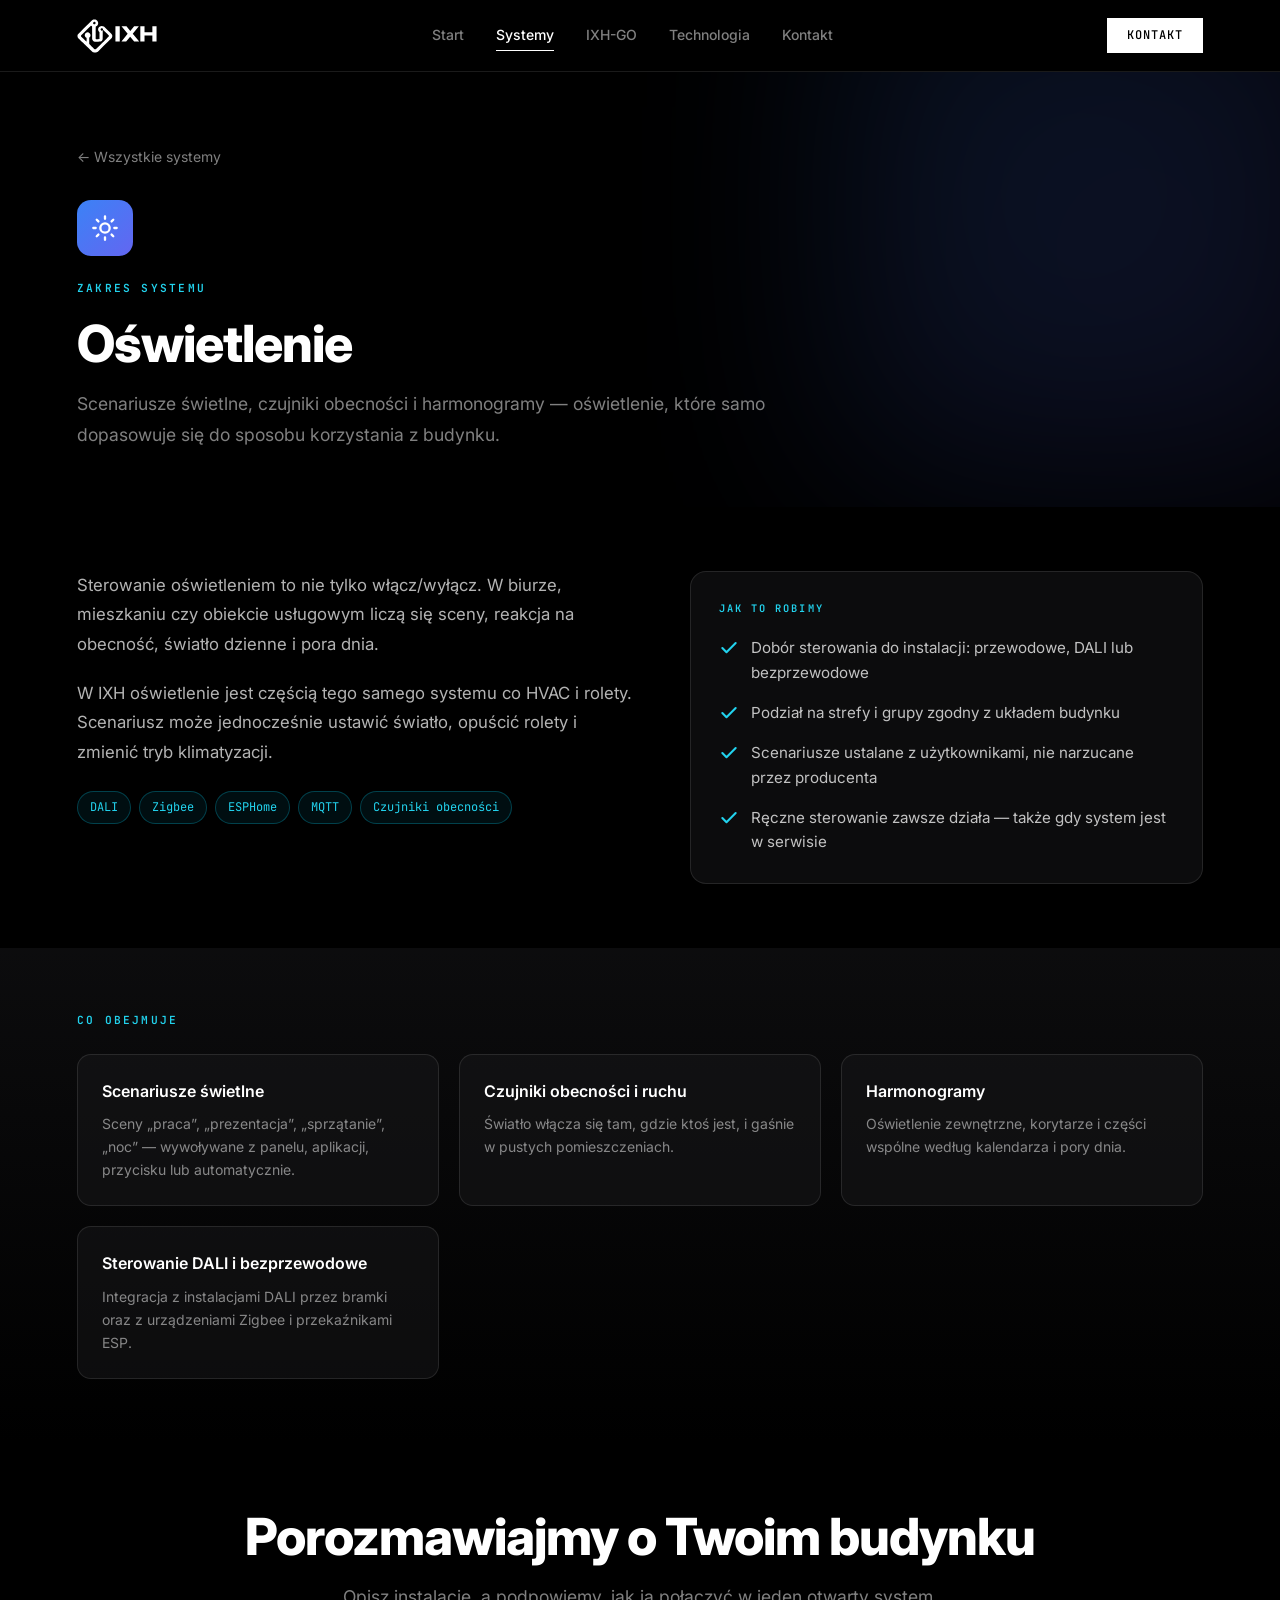
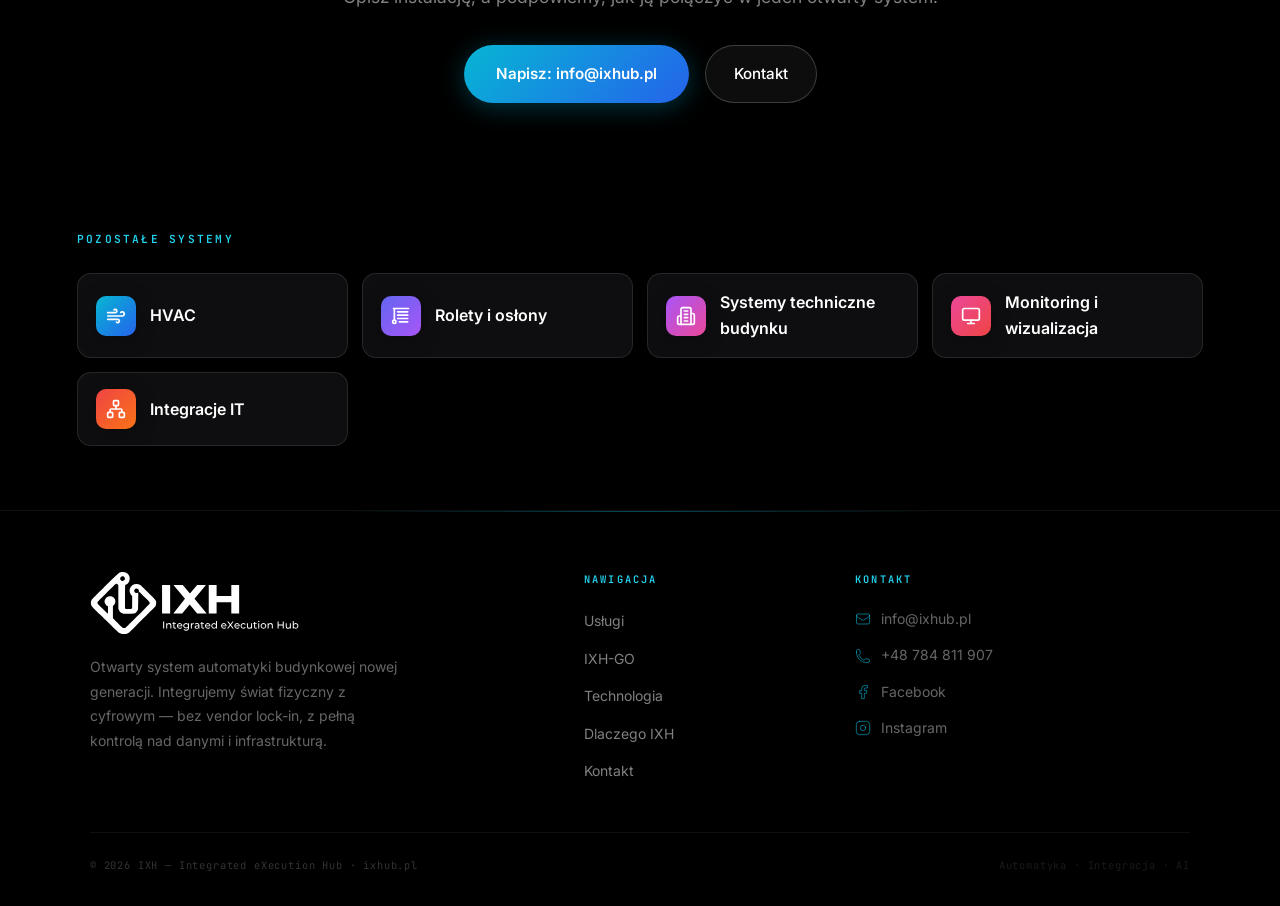
<file: systemy/oswietlenie.html>
<!DOCTYPE html>
<html lang="pl">
<head>
  <meta charset="UTF-8">
  <meta name="viewport" content="width=device-width, initial-scale=1.0">
  <title>Oświetlenie · IXH — Integrated eXecution Hub</title>
  <meta name="description" content="Scenariusze świetlne, czujniki obecności i harmonogramy — oświetlenie, które samo dopasowuje się do sposobu korzystania z budynku.">
  <link rel="icon" href="../assets/favicon.svg" type="image/svg+xml">
  <link rel="apple-touch-icon" href="../assets/apple-touch-icon.png">
  <meta name="theme-color" content="#000000">
  <meta property="og:title" content="Oświetlenie · IXH">
  <meta property="og:site_name" content="IXH">
  <!-- SEO -->
  <link rel="canonical" href="https://ixhub.pl/systemy/oswietlenie.html">
  <meta property="og:type" content="website">
  <meta property="og:url" content="https://ixhub.pl/systemy/oswietlenie.html">
  <meta property="og:description" content="Scenariusze świetlne, czujniki obecności i harmonogramy — oświetlenie, które samo dopasowuje się do sposobu korzystania z budynku.">
  <meta property="og:image" content="https://ixhub.pl/assets/og-ixh.png">
  <meta property="og:image:width" content="1200">
  <meta property="og:image:height" content="630">
  <meta property="og:locale" content="pl_PL">
  <meta name="twitter:card" content="summary_large_image">
  <script type="application/ld+json">{"@context": "https://schema.org", "@type": "Service", "name": "Oświetlenie", "description": "Scenariusze świetlne, czujniki obecności i harmonogramy — oświetlenie, które samo dopasowuje się do sposobu korzystania z budynku.", "url": "https://ixhub.pl/systemy/oswietlenie.html", "serviceType": "automatyka budynkowa", "provider": {"@id": "https://ixhub.pl/#firma"}, "areaServed": [{"@type": "City", "name": "Warszawa"}, {"@type": "Country", "name": "Polska"}]}</script>
  <!-- /SEO -->
  <link rel="preconnect" href="https://fonts.googleapis.com">
  <link rel="preconnect" href="https://fonts.gstatic.com" crossorigin>
  <link href="https://fonts.googleapis.com/css2?family=Inter:wght@300;400;500;600;700;800;900&family=JetBrains+Mono:wght@400;500;600&display=swap" rel="stylesheet">
  <link rel="stylesheet" href="../assets/style.css">
</head>
<body class="subpage" style="--card-grad: linear-gradient(135deg, #3b82f6, #6366f1)">

  <!-- NAV -->
  <nav id="nav" class="visible">
    <a href="../" class="nav-logo" aria-label="IXH — Integrated eXecution Hub">
      <img src="../assets/ixh-logo.svg" alt="IXH" class="nav-logo-img">
    </a>
    <ul class="nav-links" id="navLinks">
      <li><a href="../">Start</a></li>
      <li><a href="../#systems" class="active">Systemy</a></li>
      <li><a href="../#ixhgo">IXH-GO</a></li>
      <li><a href="../#architecture">Technologia</a></li>
      <li><a href="../#contact">Kontakt</a></li>
    </ul>
    <a href="../#contact" class="nav-btn">Kontakt</a>
    <div class="hamburger" id="hamburger" onclick="document.getElementById('navLinks').classList.toggle('open')">
      <span></span><span></span><span></span>
    </div>
  </nav>

  <!-- HERO -->
  <section class="sp-hero">
    <div class="sp-hero-glow"></div>
    <div class="container">
      <a href="../#systems" class="sp-back">← Wszystkie systemy</a>
      <div class="sys-icon"><svg viewBox="0 0 24 24"><circle cx="12" cy="12" r="4"/><path d="M12 2v2M12 20v2M4.93 4.93l1.41 1.41M17.66 17.66l1.41 1.41M2 12h2M20 12h2M6.34 17.66l-1.41 1.41M19.07 4.93l-1.41 1.41"/></svg></div>
      <span class="mono-label">Zakres systemu</span>
      <h1 class="section-h2">Oświetlenie</h1>
      <p class="section-sub sp-lead">Scenariusze świetlne, czujniki obecności i harmonogramy — oświetlenie, które samo dopasowuje się do sposobu korzystania z budynku.</p>
    </div>
  </section>

  <!-- OPIS -->
  <section class="sp-section">
    <div class="container ixhgo-grid">
      <div>
        <p class="ixhgo-lead">Sterowanie oświetleniem to nie tylko włącz/wyłącz. W biurze, mieszkaniu czy obiekcie usługowym liczą się sceny, reakcja na obecność, światło dzienne i pora dnia.</p>
        <p class="ixhgo-lead">W IXH oświetlenie jest częścią tego samego systemu co HVAC i rolety. Scenariusz może jednocześnie ustawić światło, opuścić rolety i zmienić tryb klimatyzacji.</p>
        <div class="ixhgo-stack"><span class="ixhgo-chip">DALI</span><span class="ixhgo-chip">Zigbee</span><span class="ixhgo-chip">ESPHome</span><span class="ixhgo-chip">MQTT</span><span class="ixhgo-chip">Czujniki obecności</span></div>
      </div>
      <div class="sp-how">
        <div class="footer-h">Jak to robimy</div>
        <ul>
          <li><svg class="check-icon" viewBox="0 0 24 24"><path d="M20 6 9 17l-5-5"/></svg><span>Dobór sterowania do instalacji: przewodowe, DALI lub bezprzewodowe</span></li>
          <li><svg class="check-icon" viewBox="0 0 24 24"><path d="M20 6 9 17l-5-5"/></svg><span>Podział na strefy i grupy zgodny z układem budynku</span></li>
          <li><svg class="check-icon" viewBox="0 0 24 24"><path d="M20 6 9 17l-5-5"/></svg><span>Scenariusze ustalane z użytkownikami, nie narzucane przez producenta</span></li>
          <li><svg class="check-icon" viewBox="0 0 24 24"><path d="M20 6 9 17l-5-5"/></svg><span>Ręczne sterowanie zawsze działa — także gdy system jest w serwisie</span></li>
        </ul>
      </div>
    </div>
  </section>

  <!-- ZAKRES -->
  <section class="sp-section sp-alt">
    <div class="container">
      <span class="mono-label">Co obejmuje</span>
      <div class="why-grid sp-features">
        <div class="why-card normal">
          <div class="why-title">Scenariusze świetlne</div>
          <p class="why-text">Sceny „praca”, „prezentacja”, „sprzątanie”, „noc” — wywoływane z panelu, aplikacji, przycisku lub automatycznie.</p>
        </div>
        <div class="why-card normal">
          <div class="why-title">Czujniki obecności i ruchu</div>
          <p class="why-text">Światło włącza się tam, gdzie ktoś jest, i gaśnie w pustych pomieszczeniach.</p>
        </div>
        <div class="why-card normal">
          <div class="why-title">Harmonogramy</div>
          <p class="why-text">Oświetlenie zewnętrzne, korytarze i części wspólne według kalendarza i pory dnia.</p>
        </div>
        <div class="why-card normal">
          <div class="why-title">Sterowanie DALI i bezprzewodowe</div>
          <p class="why-text">Integracja z instalacjami DALI przez bramki oraz z urządzeniami Zigbee i przekaźnikami ESP.</p>
        </div>
      </div>
    </div>
  </section>

  <!-- CTA -->
  <section class="sp-section sp-cta">
    <div class="container text-center">
      <h2 class="section-h2">Porozmawiajmy o Twoim budynku</h2>
      <p class="section-sub">Opisz instalację, a podpowiemy, jak ją połączyć w jeden otwarty system.</p>
      <div class="cta-actions">
        <a href="mailto:info@ixhub.pl" class="btn-gradient">Napisz: info@ixhub.pl</a>
        <a href="../#contact" class="btn-outline-white">Kontakt</a>
      </div>
    </div>
  </section>

  <!-- POZOSTAŁE SYSTEMY -->
  <section class="sp-section">
    <div class="container">
      <span class="mono-label">Pozostałe systemy</span>
      <div class="sp-others">
        <a class="sp-other" href="hvac.html" style="--card-grad: linear-gradient(135deg, #06b6d4, #2563eb)"><span class="sys-icon sm"><svg viewBox="0 0 24 24"><path d="M17.7 7.7a2.5 2.5 0 1 1 1.8 4.3H2"/><path d="M9.6 4.6A2 2 0 1 1 11 8H2"/><path d="M12.6 19.4A2 2 0 1 0 14 16H2"/></svg></span>HVAC</a>
        <a class="sp-other" href="rolety.html" style="--card-grad: linear-gradient(135deg, #6366f1, #a855f7)"><span class="sys-icon sm"><svg viewBox="0 0 24 24"><path d="M3 3h18"/><path d="M20 7H8"/><path d="M20 11H8"/><path d="M10 19h10"/><path d="M8 15h12"/><path d="M4 3v14"/><circle cx="4" cy="19" r="2"/></svg></span>Rolety i osłony</a>
        <a class="sp-other" href="systemy-techniczne.html" style="--card-grad: linear-gradient(135deg, #a855f7, #ec4899)"><span class="sys-icon sm"><svg viewBox="0 0 24 24"><path d="M6 22V4a2 2 0 0 1 2-2h8a2 2 0 0 1 2 2v18Z"/><path d="M6 12H4a2 2 0 0 0-2 2v6a2 2 0 0 0 2 2h2"/><path d="M18 9h2a2 2 0 0 1 2 2v9a2 2 0 0 1-2 2h-2"/><path d="M10 6h4M10 10h4M10 14h4M10 18h4"/></svg></span>Systemy techniczne budynku</a>
        <a class="sp-other" href="monitoring.html" style="--card-grad: linear-gradient(135deg, #ec4899, #ef4444)"><span class="sys-icon sm"><svg viewBox="0 0 24 24"><rect width="20" height="14" x="2" y="3" rx="2"/><line x1="8" x2="16" y1="21" y2="21"/><line x1="12" x2="12" y1="17" y2="21"/></svg></span>Monitoring i wizualizacja</a>
        <a class="sp-other" href="integracje.html" style="--card-grad: linear-gradient(135deg, #ef4444, #f97316)"><span class="sys-icon sm"><svg viewBox="0 0 24 24"><rect x="16" y="16" width="6" height="6" rx="1"/><rect x="2" y="16" width="6" height="6" rx="1"/><rect x="9" y="2" width="6" height="6" rx="1"/><path d="M5 16v-3a1 1 0 0 1 1-1h12a1 1 0 0 1 1 1v3"/><path d="M12 12V8"/></svg></span>Integracje IT</a>
      </div>
    </div>
  </section>

  <!-- FOOTER -->
  <footer>
    <div class="footer-grid">
      <div>
        <div class="footer-logo-wrap">
          <img src="../assets/ixh-logo-full.svg" alt="IXH — Integrated eXecution Hub" class="footer-logo-img">
        </div>
        <p class="footer-about">
          Otwarty system automatyki budynkowej nowej generacji.
          Integrujemy świat fizyczny z cyfrowym — bez vendor lock-in,
          z pełną kontrolą nad danymi i infrastrukturą.
        </p>
      </div>
      <div>
        <div class="footer-h">Nawigacja</div>
        <ul class="footer-links">
          <li><a href="../#systems">Usługi</a></li>
          <li><a href="../#ixhgo">IXH-GO</a></li>
          <li><a href="../#architecture">Technologia</a></li>
          <li><a href="../#why">Dlaczego IXH</a></li>
          <li><a href="../#contact">Kontakt</a></li>
        </ul>
      </div>
      <div>
        <div class="footer-h">Kontakt</div>
        <a class="footer-contact-item" href="mailto:info@ixhub.pl">
          <svg viewBox="0 0 24 24"><path d="M21.75 6.75v10.5a2.25 2.25 0 0 1-2.25 2.25h-15a2.25 2.25 0 0 1-2.25-2.25V6.75m19.5 0A2.25 2.25 0 0 0 19.5 4.5h-15a2.25 2.25 0 0 0-2.25 2.25m19.5 0v.243a2.25 2.25 0 0 1-1.07 1.916l-7.5 4.615a2.25 2.25 0 0 1-2.36 0L3.32 8.91a2.25 2.25 0 0 1-1.07-1.916V6.75"/></svg>
          info@ixhub.pl
        </a>
        <a class="footer-contact-item" href="tel:+48784811907">
          <svg viewBox="0 0 24 24"><path d="M2.25 6.75c0 8.284 6.716 15 15 15h2.25a2.25 2.25 0 0 0 2.25-2.25v-1.372c0-.516-.351-.966-.852-1.091l-4.423-1.106c-.44-.11-.902.055-1.173.417l-.97 1.293c-.282.376-.769.542-1.21.38a12.035 12.035 0 0 1-7.143-7.143c-.162-.441.004-.928.38-1.21l1.293-.97c.363-.271.527-.734.417-1.173L6.963 3.102a1.125 1.125 0 0 0-1.091-.852H4.5A2.25 2.25 0 0 0 2.25 4.5v2.25z"/></svg>
          +48 784 811 907
        </a>
        <a class="footer-contact-item" href="https://www.facebook.com/ixhub" target="_blank" rel="noopener">
          <svg viewBox="0 0 24 24"><path d="M18 2h-3a5 5 0 0 0-5 5v3H7v4h3v8h4v-8h3l1-4h-4V7a1 1 0 0 1 1-1h3z"/></svg>
          Facebook
        </a>
        <a class="footer-contact-item" href="https://www.instagram.com/ixh_go/" target="_blank" rel="noopener">
          <svg viewBox="0 0 24 24"><rect width="20" height="20" x="2" y="2" rx="5" ry="5"/><path d="M16 11.37A4 4 0 1 1 12.63 8 4 4 0 0 1 16 11.37z"/><line x1="17.5" x2="17.51" y1="6.5" y2="6.5"/></svg>
          Instagram
        </a>
      </div>
    </div>
    <div class="footer-bottom">
      <span class="footer-copy">© 2026 IXH — Integrated eXecution Hub · ixhub.pl</span>
      <span class="footer-copy" style="color:rgba(255,255,255,.1)">Automatyka · Integracja · AI</span>
    </div>
  </footer>

</body>
</html>
</file>
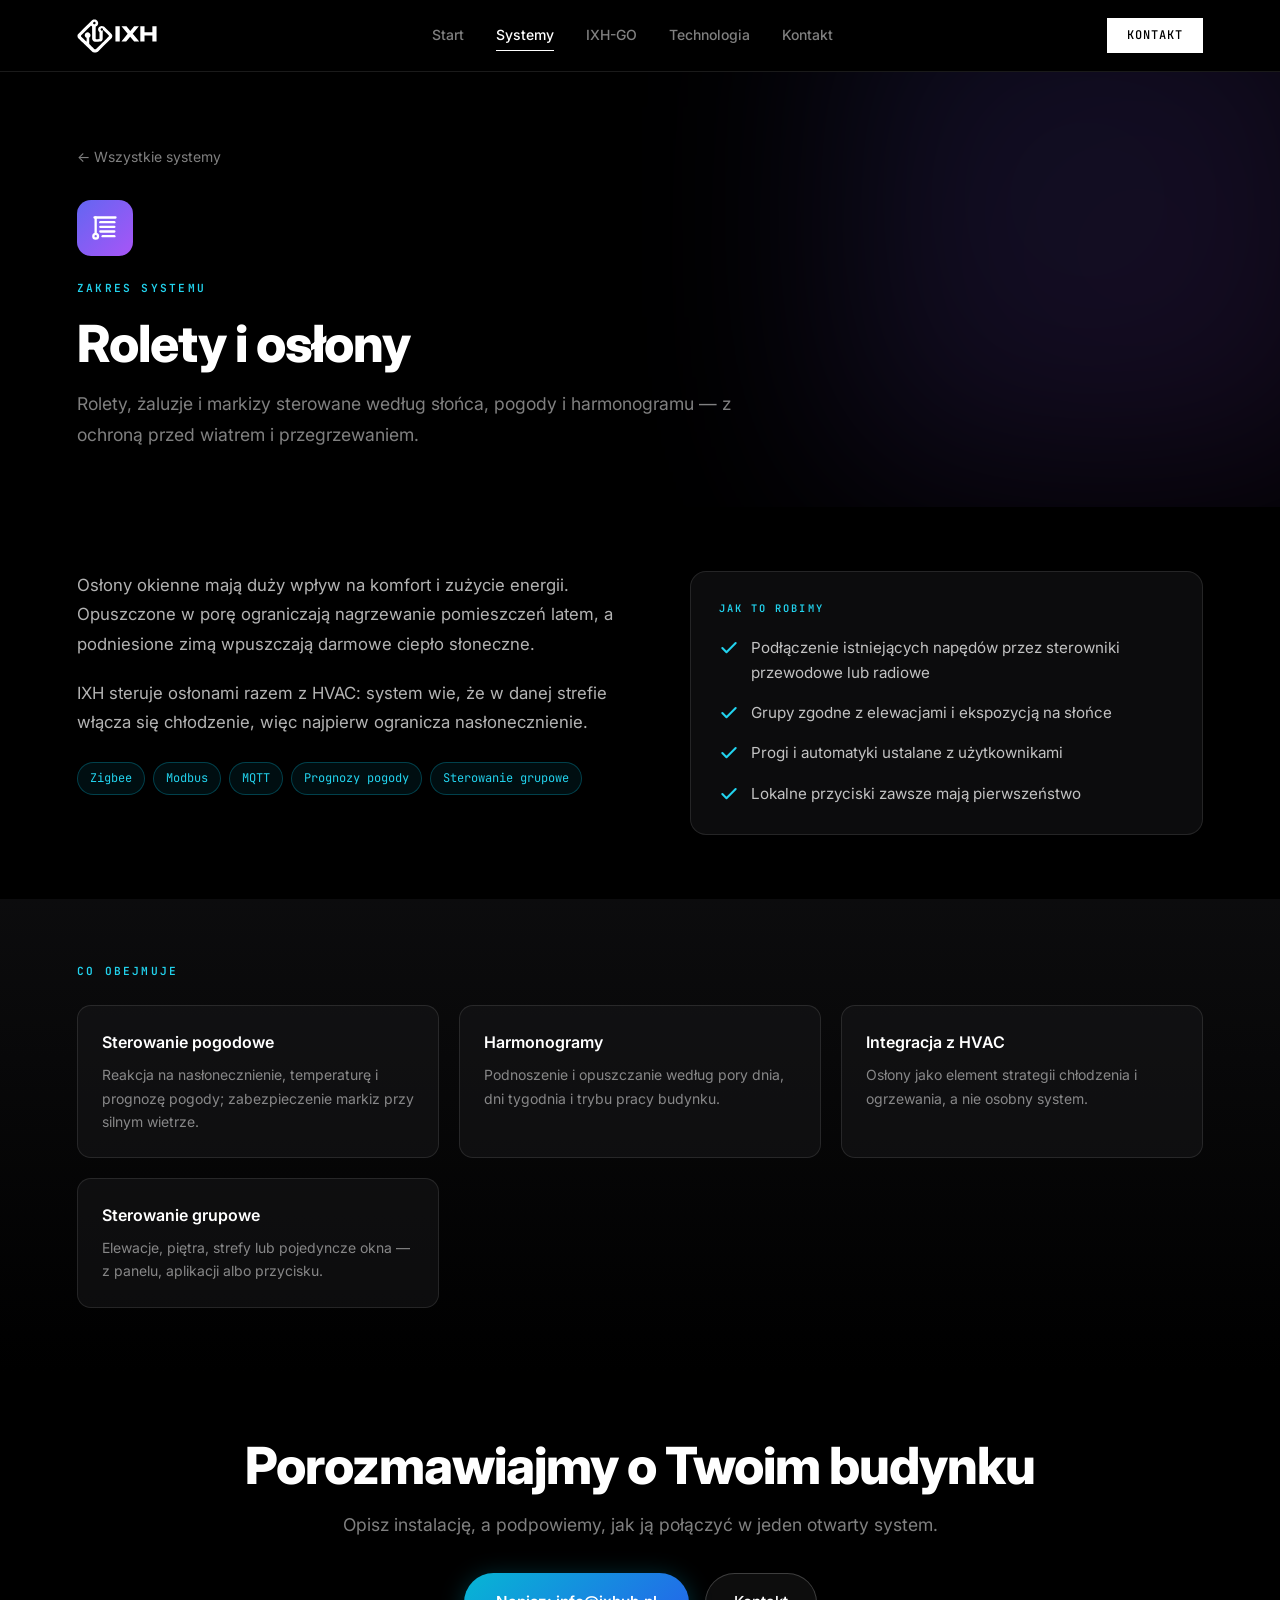
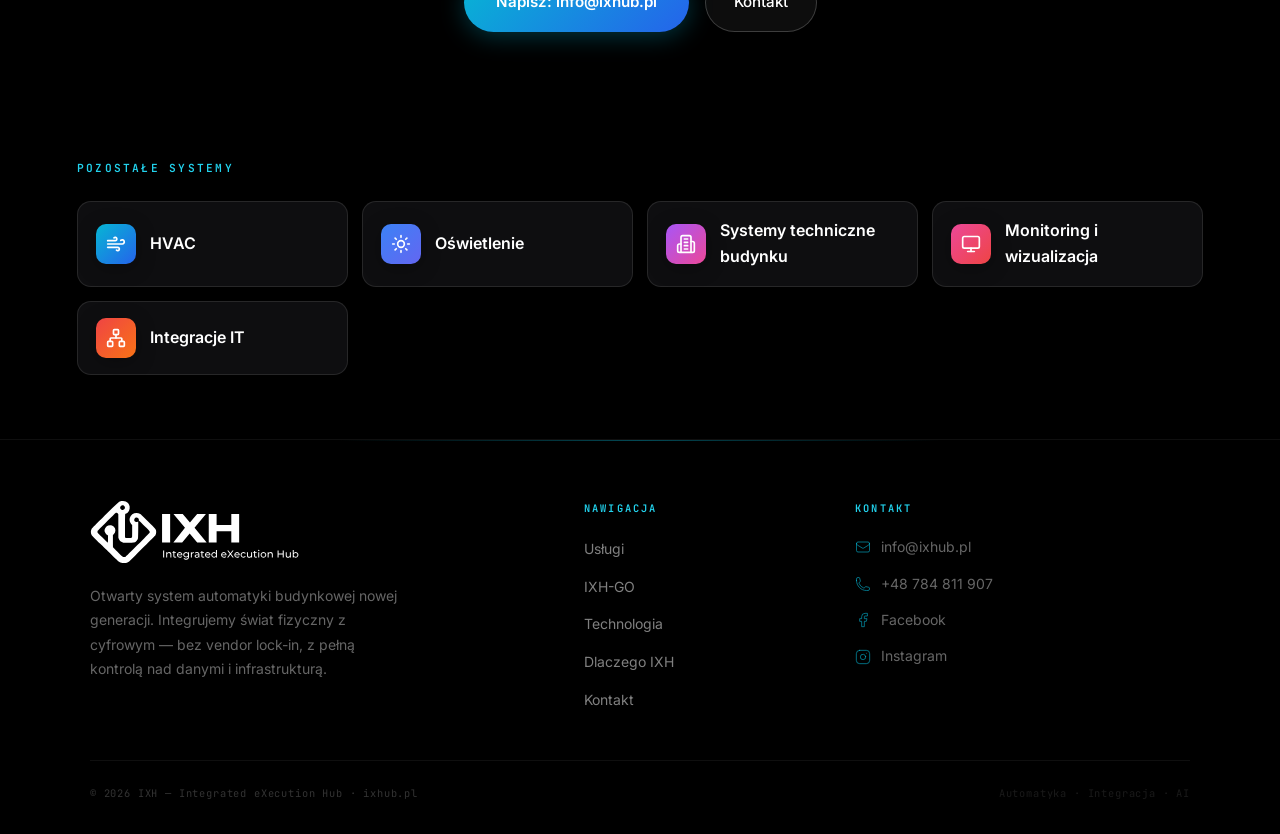
<file: systemy/rolety.html>
<!DOCTYPE html>
<html lang="pl">
<head>
  <meta charset="UTF-8">
  <meta name="viewport" content="width=device-width, initial-scale=1.0">
  <title>Rolety i osłony · IXH — Integrated eXecution Hub</title>
  <meta name="description" content="Rolety, żaluzje i markizy sterowane według słońca, pogody i harmonogramu — z ochroną przed wiatrem i przegrzewaniem.">
  <link rel="icon" href="../assets/favicon.svg" type="image/svg+xml">
  <link rel="apple-touch-icon" href="../assets/apple-touch-icon.png">
  <meta name="theme-color" content="#000000">
  <meta property="og:title" content="Rolety i osłony · IXH">
  <meta property="og:site_name" content="IXH">
  <!-- SEO -->
  <link rel="canonical" href="https://ixhub.pl/systemy/rolety.html">
  <meta property="og:type" content="website">
  <meta property="og:url" content="https://ixhub.pl/systemy/rolety.html">
  <meta property="og:description" content="Rolety, żaluzje i markizy sterowane według słońca, pogody i harmonogramu — z ochroną przed wiatrem i przegrzewaniem.">
  <meta property="og:image" content="https://ixhub.pl/assets/og-ixh.png">
  <meta property="og:image:width" content="1200">
  <meta property="og:image:height" content="630">
  <meta property="og:locale" content="pl_PL">
  <meta name="twitter:card" content="summary_large_image">
  <script type="application/ld+json">{"@context": "https://schema.org", "@type": "Service", "name": "Rolety i osłony", "description": "Rolety, żaluzje i markizy sterowane według słońca, pogody i harmonogramu — z ochroną przed wiatrem i przegrzewaniem.", "url": "https://ixhub.pl/systemy/rolety.html", "serviceType": "automatyka budynkowa", "provider": {"@id": "https://ixhub.pl/#firma"}, "areaServed": [{"@type": "City", "name": "Warszawa"}, {"@type": "Country", "name": "Polska"}]}</script>
  <!-- /SEO -->
  <link rel="preconnect" href="https://fonts.googleapis.com">
  <link rel="preconnect" href="https://fonts.gstatic.com" crossorigin>
  <link href="https://fonts.googleapis.com/css2?family=Inter:wght@300;400;500;600;700;800;900&family=JetBrains+Mono:wght@400;500;600&display=swap" rel="stylesheet">
  <link rel="stylesheet" href="../assets/style.css">
</head>
<body class="subpage" style="--card-grad: linear-gradient(135deg, #6366f1, #a855f7)">

  <!-- NAV -->
  <nav id="nav" class="visible">
    <a href="../" class="nav-logo" aria-label="IXH — Integrated eXecution Hub">
      <img src="../assets/ixh-logo.svg" alt="IXH" class="nav-logo-img">
    </a>
    <ul class="nav-links" id="navLinks">
      <li><a href="../">Start</a></li>
      <li><a href="../#systems" class="active">Systemy</a></li>
      <li><a href="../#ixhgo">IXH-GO</a></li>
      <li><a href="../#architecture">Technologia</a></li>
      <li><a href="../#contact">Kontakt</a></li>
    </ul>
    <a href="../#contact" class="nav-btn">Kontakt</a>
    <div class="hamburger" id="hamburger" onclick="document.getElementById('navLinks').classList.toggle('open')">
      <span></span><span></span><span></span>
    </div>
  </nav>

  <!-- HERO -->
  <section class="sp-hero">
    <div class="sp-hero-glow"></div>
    <div class="container">
      <a href="../#systems" class="sp-back">← Wszystkie systemy</a>
      <div class="sys-icon"><svg viewBox="0 0 24 24"><path d="M3 3h18"/><path d="M20 7H8"/><path d="M20 11H8"/><path d="M10 19h10"/><path d="M8 15h12"/><path d="M4 3v14"/><circle cx="4" cy="19" r="2"/></svg></div>
      <span class="mono-label">Zakres systemu</span>
      <h1 class="section-h2">Rolety i osłony</h1>
      <p class="section-sub sp-lead">Rolety, żaluzje i markizy sterowane według słońca, pogody i harmonogramu — z ochroną przed wiatrem i przegrzewaniem.</p>
    </div>
  </section>

  <!-- OPIS -->
  <section class="sp-section">
    <div class="container ixhgo-grid">
      <div>
        <p class="ixhgo-lead">Osłony okienne mają duży wpływ na komfort i zużycie energii. Opuszczone w porę ograniczają nagrzewanie pomieszczeń latem, a podniesione zimą wpuszczają darmowe ciepło słoneczne.</p>
        <p class="ixhgo-lead">IXH steruje osłonami razem z HVAC: system wie, że w danej strefie włącza się chłodzenie, więc najpierw ogranicza nasłonecznienie.</p>
        <div class="ixhgo-stack"><span class="ixhgo-chip">Zigbee</span><span class="ixhgo-chip">Modbus</span><span class="ixhgo-chip">MQTT</span><span class="ixhgo-chip">Prognozy pogody</span><span class="ixhgo-chip">Sterowanie grupowe</span></div>
      </div>
      <div class="sp-how">
        <div class="footer-h">Jak to robimy</div>
        <ul>
          <li><svg class="check-icon" viewBox="0 0 24 24"><path d="M20 6 9 17l-5-5"/></svg><span>Podłączenie istniejących napędów przez sterowniki przewodowe lub radiowe</span></li>
          <li><svg class="check-icon" viewBox="0 0 24 24"><path d="M20 6 9 17l-5-5"/></svg><span>Grupy zgodne z elewacjami i ekspozycją na słońce</span></li>
          <li><svg class="check-icon" viewBox="0 0 24 24"><path d="M20 6 9 17l-5-5"/></svg><span>Progi i automatyki ustalane z użytkownikami</span></li>
          <li><svg class="check-icon" viewBox="0 0 24 24"><path d="M20 6 9 17l-5-5"/></svg><span>Lokalne przyciski zawsze mają pierwszeństwo</span></li>
        </ul>
      </div>
    </div>
  </section>

  <!-- ZAKRES -->
  <section class="sp-section sp-alt">
    <div class="container">
      <span class="mono-label">Co obejmuje</span>
      <div class="why-grid sp-features">
        <div class="why-card normal">
          <div class="why-title">Sterowanie pogodowe</div>
          <p class="why-text">Reakcja na nasłonecznienie, temperaturę i prognozę pogody; zabezpieczenie markiz przy silnym wietrze.</p>
        </div>
        <div class="why-card normal">
          <div class="why-title">Harmonogramy</div>
          <p class="why-text">Podnoszenie i opuszczanie według pory dnia, dni tygodnia i trybu pracy budynku.</p>
        </div>
        <div class="why-card normal">
          <div class="why-title">Integracja z HVAC</div>
          <p class="why-text">Osłony jako element strategii chłodzenia i ogrzewania, a nie osobny system.</p>
        </div>
        <div class="why-card normal">
          <div class="why-title">Sterowanie grupowe</div>
          <p class="why-text">Elewacje, piętra, strefy lub pojedyncze okna — z panelu, aplikacji albo przycisku.</p>
        </div>
      </div>
    </div>
  </section>

  <!-- CTA -->
  <section class="sp-section sp-cta">
    <div class="container text-center">
      <h2 class="section-h2">Porozmawiajmy o Twoim budynku</h2>
      <p class="section-sub">Opisz instalację, a podpowiemy, jak ją połączyć w jeden otwarty system.</p>
      <div class="cta-actions">
        <a href="mailto:info@ixhub.pl" class="btn-gradient">Napisz: info@ixhub.pl</a>
        <a href="../#contact" class="btn-outline-white">Kontakt</a>
      </div>
    </div>
  </section>

  <!-- POZOSTAŁE SYSTEMY -->
  <section class="sp-section">
    <div class="container">
      <span class="mono-label">Pozostałe systemy</span>
      <div class="sp-others">
        <a class="sp-other" href="hvac.html" style="--card-grad: linear-gradient(135deg, #06b6d4, #2563eb)"><span class="sys-icon sm"><svg viewBox="0 0 24 24"><path d="M17.7 7.7a2.5 2.5 0 1 1 1.8 4.3H2"/><path d="M9.6 4.6A2 2 0 1 1 11 8H2"/><path d="M12.6 19.4A2 2 0 1 0 14 16H2"/></svg></span>HVAC</a>
        <a class="sp-other" href="oswietlenie.html" style="--card-grad: linear-gradient(135deg, #3b82f6, #6366f1)"><span class="sys-icon sm"><svg viewBox="0 0 24 24"><circle cx="12" cy="12" r="4"/><path d="M12 2v2M12 20v2M4.93 4.93l1.41 1.41M17.66 17.66l1.41 1.41M2 12h2M20 12h2M6.34 17.66l-1.41 1.41M19.07 4.93l-1.41 1.41"/></svg></span>Oświetlenie</a>
        <a class="sp-other" href="systemy-techniczne.html" style="--card-grad: linear-gradient(135deg, #a855f7, #ec4899)"><span class="sys-icon sm"><svg viewBox="0 0 24 24"><path d="M6 22V4a2 2 0 0 1 2-2h8a2 2 0 0 1 2 2v18Z"/><path d="M6 12H4a2 2 0 0 0-2 2v6a2 2 0 0 0 2 2h2"/><path d="M18 9h2a2 2 0 0 1 2 2v9a2 2 0 0 1-2 2h-2"/><path d="M10 6h4M10 10h4M10 14h4M10 18h4"/></svg></span>Systemy techniczne budynku</a>
        <a class="sp-other" href="monitoring.html" style="--card-grad: linear-gradient(135deg, #ec4899, #ef4444)"><span class="sys-icon sm"><svg viewBox="0 0 24 24"><rect width="20" height="14" x="2" y="3" rx="2"/><line x1="8" x2="16" y1="21" y2="21"/><line x1="12" x2="12" y1="17" y2="21"/></svg></span>Monitoring i wizualizacja</a>
        <a class="sp-other" href="integracje.html" style="--card-grad: linear-gradient(135deg, #ef4444, #f97316)"><span class="sys-icon sm"><svg viewBox="0 0 24 24"><rect x="16" y="16" width="6" height="6" rx="1"/><rect x="2" y="16" width="6" height="6" rx="1"/><rect x="9" y="2" width="6" height="6" rx="1"/><path d="M5 16v-3a1 1 0 0 1 1-1h12a1 1 0 0 1 1 1v3"/><path d="M12 12V8"/></svg></span>Integracje IT</a>
      </div>
    </div>
  </section>

  <!-- FOOTER -->
  <footer>
    <div class="footer-grid">
      <div>
        <div class="footer-logo-wrap">
          <img src="../assets/ixh-logo-full.svg" alt="IXH — Integrated eXecution Hub" class="footer-logo-img">
        </div>
        <p class="footer-about">
          Otwarty system automatyki budynkowej nowej generacji.
          Integrujemy świat fizyczny z cyfrowym — bez vendor lock-in,
          z pełną kontrolą nad danymi i infrastrukturą.
        </p>
      </div>
      <div>
        <div class="footer-h">Nawigacja</div>
        <ul class="footer-links">
          <li><a href="../#systems">Usługi</a></li>
          <li><a href="../#ixhgo">IXH-GO</a></li>
          <li><a href="../#architecture">Technologia</a></li>
          <li><a href="../#why">Dlaczego IXH</a></li>
          <li><a href="../#contact">Kontakt</a></li>
        </ul>
      </div>
      <div>
        <div class="footer-h">Kontakt</div>
        <a class="footer-contact-item" href="mailto:info@ixhub.pl">
          <svg viewBox="0 0 24 24"><path d="M21.75 6.75v10.5a2.25 2.25 0 0 1-2.25 2.25h-15a2.25 2.25 0 0 1-2.25-2.25V6.75m19.5 0A2.25 2.25 0 0 0 19.5 4.5h-15a2.25 2.25 0 0 0-2.25 2.25m19.5 0v.243a2.25 2.25 0 0 1-1.07 1.916l-7.5 4.615a2.25 2.25 0 0 1-2.36 0L3.32 8.91a2.25 2.25 0 0 1-1.07-1.916V6.75"/></svg>
          info@ixhub.pl
        </a>
        <a class="footer-contact-item" href="tel:+48784811907">
          <svg viewBox="0 0 24 24"><path d="M2.25 6.75c0 8.284 6.716 15 15 15h2.25a2.25 2.25 0 0 0 2.25-2.25v-1.372c0-.516-.351-.966-.852-1.091l-4.423-1.106c-.44-.11-.902.055-1.173.417l-.97 1.293c-.282.376-.769.542-1.21.38a12.035 12.035 0 0 1-7.143-7.143c-.162-.441.004-.928.38-1.21l1.293-.97c.363-.271.527-.734.417-1.173L6.963 3.102a1.125 1.125 0 0 0-1.091-.852H4.5A2.25 2.25 0 0 0 2.25 4.5v2.25z"/></svg>
          +48 784 811 907
        </a>
        <a class="footer-contact-item" href="https://www.facebook.com/ixhub" target="_blank" rel="noopener">
          <svg viewBox="0 0 24 24"><path d="M18 2h-3a5 5 0 0 0-5 5v3H7v4h3v8h4v-8h3l1-4h-4V7a1 1 0 0 1 1-1h3z"/></svg>
          Facebook
        </a>
        <a class="footer-contact-item" href="https://www.instagram.com/ixh_go/" target="_blank" rel="noopener">
          <svg viewBox="0 0 24 24"><rect width="20" height="20" x="2" y="2" rx="5" ry="5"/><path d="M16 11.37A4 4 0 1 1 12.63 8 4 4 0 0 1 16 11.37z"/><line x1="17.5" x2="17.51" y1="6.5" y2="6.5"/></svg>
          Instagram
        </a>
      </div>
    </div>
    <div class="footer-bottom">
      <span class="footer-copy">© 2026 IXH — Integrated eXecution Hub · ixhub.pl</span>
      <span class="footer-copy" style="color:rgba(255,255,255,.1)">Automatyka · Integracja · AI</span>
    </div>
  </footer>

</body>
</html>
</file>
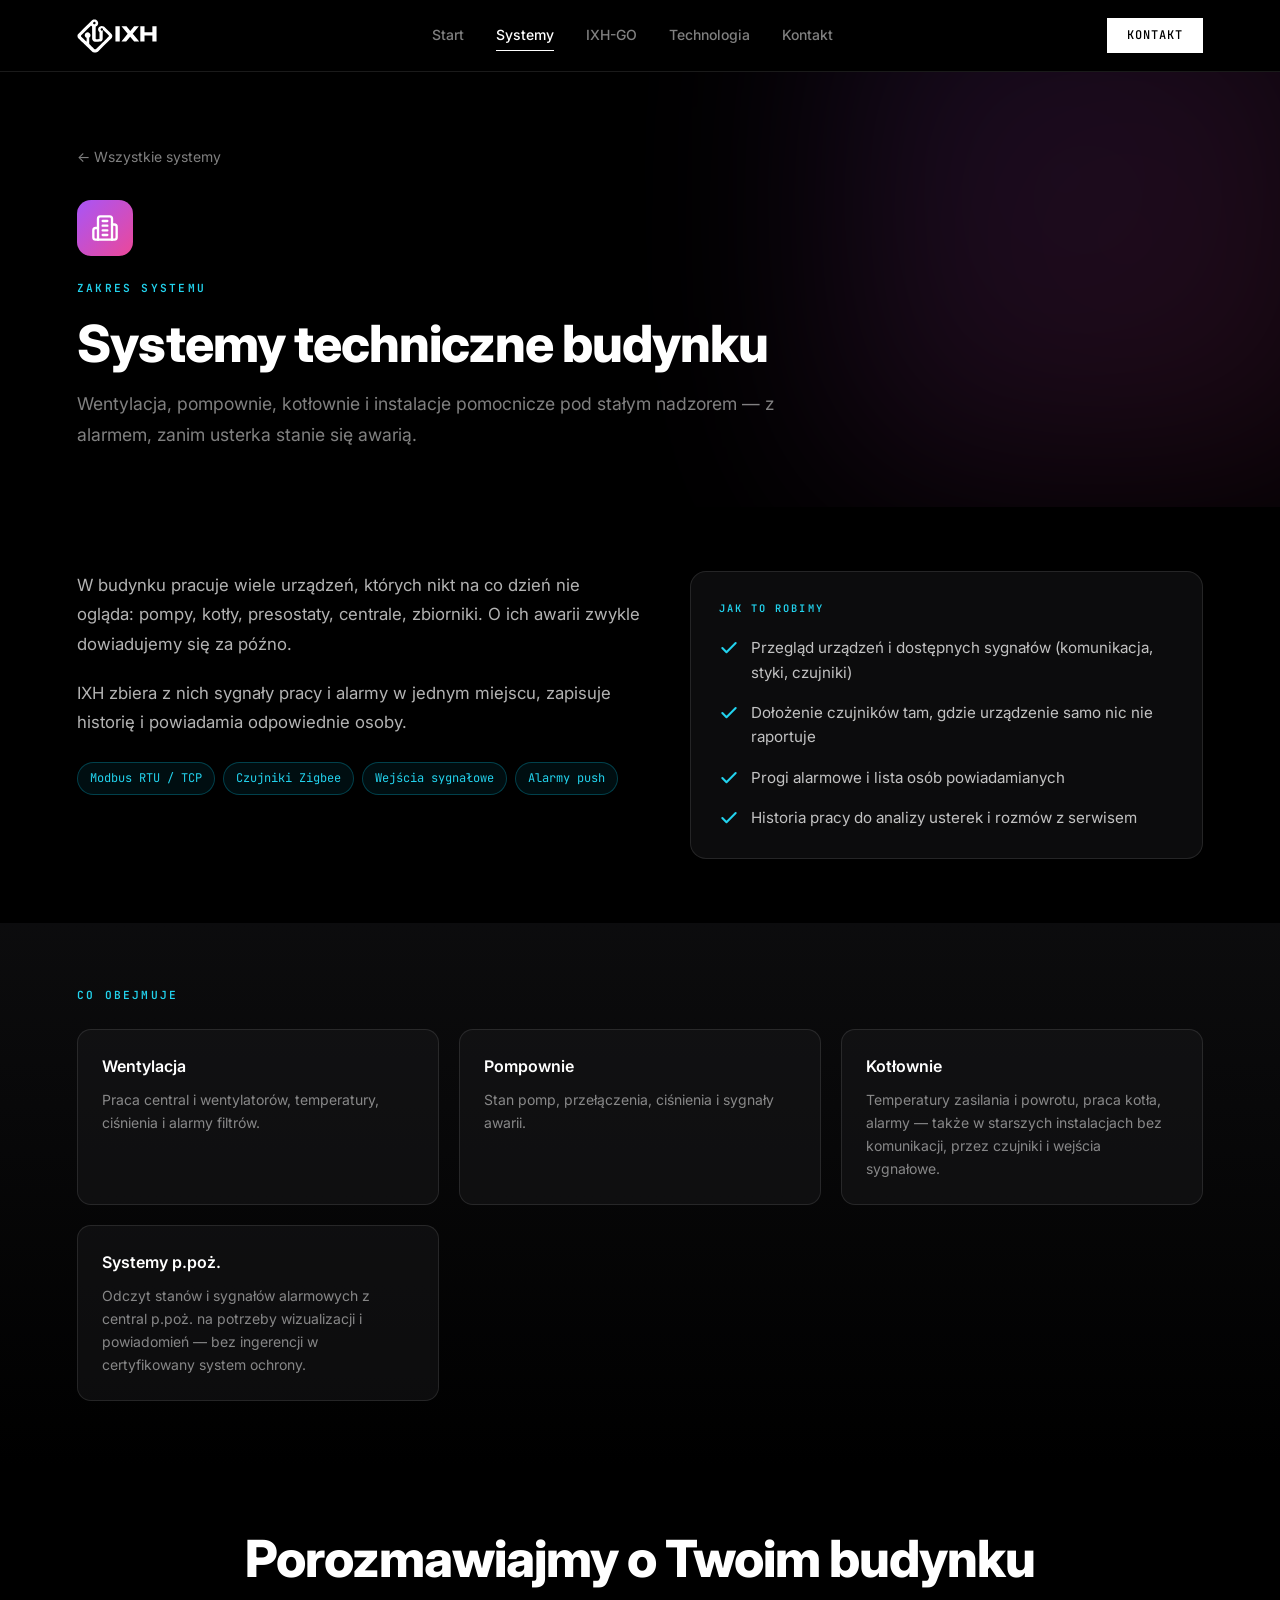
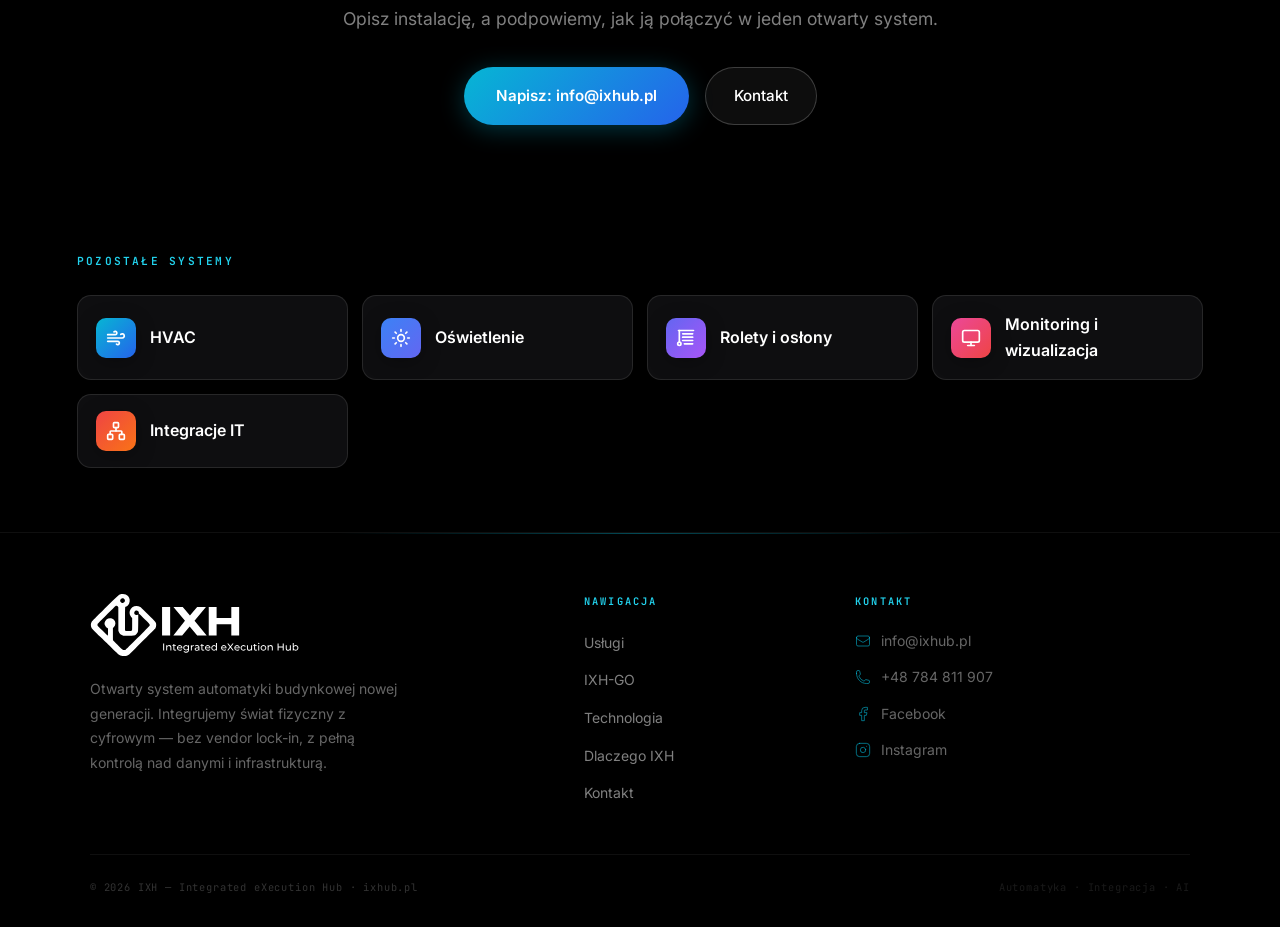
<file: systemy/systemy-techniczne.html>
<!DOCTYPE html>
<html lang="pl">
<head>
  <meta charset="UTF-8">
  <meta name="viewport" content="width=device-width, initial-scale=1.0">
  <title>Systemy techniczne budynku · IXH — Integrated eXecution Hub</title>
  <meta name="description" content="Wentylacja, pompownie, kotłownie i instalacje pomocnicze pod stałym nadzorem — z alarmem, zanim usterka stanie się awarią.">
  <link rel="icon" href="../assets/favicon.svg" type="image/svg+xml">
  <link rel="apple-touch-icon" href="../assets/apple-touch-icon.png">
  <meta name="theme-color" content="#000000">
  <meta property="og:title" content="Systemy techniczne budynku · IXH">
  <meta property="og:site_name" content="IXH">
  <!-- SEO -->
  <link rel="canonical" href="https://ixhub.pl/systemy/systemy-techniczne.html">
  <meta property="og:type" content="website">
  <meta property="og:url" content="https://ixhub.pl/systemy/systemy-techniczne.html">
  <meta property="og:description" content="Wentylacja, pompownie, kotłownie i instalacje pomocnicze pod stałym nadzorem — z alarmem, zanim usterka stanie się awarią.">
  <meta property="og:image" content="https://ixhub.pl/assets/og-ixh.png">
  <meta property="og:image:width" content="1200">
  <meta property="og:image:height" content="630">
  <meta property="og:locale" content="pl_PL">
  <meta name="twitter:card" content="summary_large_image">
  <script type="application/ld+json">{"@context": "https://schema.org", "@type": "Service", "name": "Systemy techniczne budynku", "description": "Wentylacja, pompownie, kotłownie i instalacje pomocnicze pod stałym nadzorem — z alarmem, zanim usterka stanie się awarią.", "url": "https://ixhub.pl/systemy/systemy-techniczne.html", "serviceType": "automatyka budynkowa", "provider": {"@id": "https://ixhub.pl/#firma"}, "areaServed": [{"@type": "City", "name": "Warszawa"}, {"@type": "Country", "name": "Polska"}]}</script>
  <!-- /SEO -->
  <link rel="preconnect" href="https://fonts.googleapis.com">
  <link rel="preconnect" href="https://fonts.gstatic.com" crossorigin>
  <link href="https://fonts.googleapis.com/css2?family=Inter:wght@300;400;500;600;700;800;900&family=JetBrains+Mono:wght@400;500;600&display=swap" rel="stylesheet">
  <link rel="stylesheet" href="../assets/style.css">
</head>
<body class="subpage" style="--card-grad: linear-gradient(135deg, #a855f7, #ec4899)">

  <!-- NAV -->
  <nav id="nav" class="visible">
    <a href="../" class="nav-logo" aria-label="IXH — Integrated eXecution Hub">
      <img src="../assets/ixh-logo.svg" alt="IXH" class="nav-logo-img">
    </a>
    <ul class="nav-links" id="navLinks">
      <li><a href="../">Start</a></li>
      <li><a href="../#systems" class="active">Systemy</a></li>
      <li><a href="../#ixhgo">IXH-GO</a></li>
      <li><a href="../#architecture">Technologia</a></li>
      <li><a href="../#contact">Kontakt</a></li>
    </ul>
    <a href="../#contact" class="nav-btn">Kontakt</a>
    <div class="hamburger" id="hamburger" onclick="document.getElementById('navLinks').classList.toggle('open')">
      <span></span><span></span><span></span>
    </div>
  </nav>

  <!-- HERO -->
  <section class="sp-hero">
    <div class="sp-hero-glow"></div>
    <div class="container">
      <a href="../#systems" class="sp-back">← Wszystkie systemy</a>
      <div class="sys-icon"><svg viewBox="0 0 24 24"><path d="M6 22V4a2 2 0 0 1 2-2h8a2 2 0 0 1 2 2v18Z"/><path d="M6 12H4a2 2 0 0 0-2 2v6a2 2 0 0 0 2 2h2"/><path d="M18 9h2a2 2 0 0 1 2 2v9a2 2 0 0 1-2 2h-2"/><path d="M10 6h4M10 10h4M10 14h4M10 18h4"/></svg></div>
      <span class="mono-label">Zakres systemu</span>
      <h1 class="section-h2">Systemy techniczne budynku</h1>
      <p class="section-sub sp-lead">Wentylacja, pompownie, kotłownie i instalacje pomocnicze pod stałym nadzorem — z alarmem, zanim usterka stanie się awarią.</p>
    </div>
  </section>

  <!-- OPIS -->
  <section class="sp-section">
    <div class="container ixhgo-grid">
      <div>
        <p class="ixhgo-lead">W budynku pracuje wiele urządzeń, których nikt na co dzień nie ogląda: pompy, kotły, presostaty, centrale, zbiorniki. O ich awarii zwykle dowiadujemy się za późno.</p>
        <p class="ixhgo-lead">IXH zbiera z nich sygnały pracy i alarmy w jednym miejscu, zapisuje historię i powiadamia odpowiednie osoby.</p>
        <div class="ixhgo-stack"><span class="ixhgo-chip">Modbus RTU / TCP</span><span class="ixhgo-chip">Czujniki Zigbee</span><span class="ixhgo-chip">Wejścia sygnałowe</span><span class="ixhgo-chip">Alarmy push</span></div>
      </div>
      <div class="sp-how">
        <div class="footer-h">Jak to robimy</div>
        <ul>
          <li><svg class="check-icon" viewBox="0 0 24 24"><path d="M20 6 9 17l-5-5"/></svg><span>Przegląd urządzeń i dostępnych sygnałów (komunikacja, styki, czujniki)</span></li>
          <li><svg class="check-icon" viewBox="0 0 24 24"><path d="M20 6 9 17l-5-5"/></svg><span>Dołożenie czujników tam, gdzie urządzenie samo nic nie raportuje</span></li>
          <li><svg class="check-icon" viewBox="0 0 24 24"><path d="M20 6 9 17l-5-5"/></svg><span>Progi alarmowe i lista osób powiadamianych</span></li>
          <li><svg class="check-icon" viewBox="0 0 24 24"><path d="M20 6 9 17l-5-5"/></svg><span>Historia pracy do analizy usterek i rozmów z serwisem</span></li>
        </ul>
      </div>
    </div>
  </section>

  <!-- ZAKRES -->
  <section class="sp-section sp-alt">
    <div class="container">
      <span class="mono-label">Co obejmuje</span>
      <div class="why-grid sp-features">
        <div class="why-card normal">
          <div class="why-title">Wentylacja</div>
          <p class="why-text">Praca central i wentylatorów, temperatury, ciśnienia i alarmy filtrów.</p>
        </div>
        <div class="why-card normal">
          <div class="why-title">Pompownie</div>
          <p class="why-text">Stan pomp, przełączenia, ciśnienia i sygnały awarii.</p>
        </div>
        <div class="why-card normal">
          <div class="why-title">Kotłownie</div>
          <p class="why-text">Temperatury zasilania i powrotu, praca kotła, alarmy — także w starszych instalacjach bez komunikacji, przez czujniki i wejścia sygnałowe.</p>
        </div>
        <div class="why-card normal">
          <div class="why-title">Systemy p.poż.</div>
          <p class="why-text">Odczyt stanów i sygnałów alarmowych z central p.poż. na potrzeby wizualizacji i powiadomień — bez ingerencji w certyfikowany system ochrony.</p>
        </div>
      </div>
    </div>
  </section>

  <!-- CTA -->
  <section class="sp-section sp-cta">
    <div class="container text-center">
      <h2 class="section-h2">Porozmawiajmy o Twoim budynku</h2>
      <p class="section-sub">Opisz instalację, a podpowiemy, jak ją połączyć w jeden otwarty system.</p>
      <div class="cta-actions">
        <a href="mailto:info@ixhub.pl" class="btn-gradient">Napisz: info@ixhub.pl</a>
        <a href="../#contact" class="btn-outline-white">Kontakt</a>
      </div>
    </div>
  </section>

  <!-- POZOSTAŁE SYSTEMY -->
  <section class="sp-section">
    <div class="container">
      <span class="mono-label">Pozostałe systemy</span>
      <div class="sp-others">
        <a class="sp-other" href="hvac.html" style="--card-grad: linear-gradient(135deg, #06b6d4, #2563eb)"><span class="sys-icon sm"><svg viewBox="0 0 24 24"><path d="M17.7 7.7a2.5 2.5 0 1 1 1.8 4.3H2"/><path d="M9.6 4.6A2 2 0 1 1 11 8H2"/><path d="M12.6 19.4A2 2 0 1 0 14 16H2"/></svg></span>HVAC</a>
        <a class="sp-other" href="oswietlenie.html" style="--card-grad: linear-gradient(135deg, #3b82f6, #6366f1)"><span class="sys-icon sm"><svg viewBox="0 0 24 24"><circle cx="12" cy="12" r="4"/><path d="M12 2v2M12 20v2M4.93 4.93l1.41 1.41M17.66 17.66l1.41 1.41M2 12h2M20 12h2M6.34 17.66l-1.41 1.41M19.07 4.93l-1.41 1.41"/></svg></span>Oświetlenie</a>
        <a class="sp-other" href="rolety.html" style="--card-grad: linear-gradient(135deg, #6366f1, #a855f7)"><span class="sys-icon sm"><svg viewBox="0 0 24 24"><path d="M3 3h18"/><path d="M20 7H8"/><path d="M20 11H8"/><path d="M10 19h10"/><path d="M8 15h12"/><path d="M4 3v14"/><circle cx="4" cy="19" r="2"/></svg></span>Rolety i osłony</a>
        <a class="sp-other" href="monitoring.html" style="--card-grad: linear-gradient(135deg, #ec4899, #ef4444)"><span class="sys-icon sm"><svg viewBox="0 0 24 24"><rect width="20" height="14" x="2" y="3" rx="2"/><line x1="8" x2="16" y1="21" y2="21"/><line x1="12" x2="12" y1="17" y2="21"/></svg></span>Monitoring i wizualizacja</a>
        <a class="sp-other" href="integracje.html" style="--card-grad: linear-gradient(135deg, #ef4444, #f97316)"><span class="sys-icon sm"><svg viewBox="0 0 24 24"><rect x="16" y="16" width="6" height="6" rx="1"/><rect x="2" y="16" width="6" height="6" rx="1"/><rect x="9" y="2" width="6" height="6" rx="1"/><path d="M5 16v-3a1 1 0 0 1 1-1h12a1 1 0 0 1 1 1v3"/><path d="M12 12V8"/></svg></span>Integracje IT</a>
      </div>
    </div>
  </section>

  <!-- FOOTER -->
  <footer>
    <div class="footer-grid">
      <div>
        <div class="footer-logo-wrap">
          <img src="../assets/ixh-logo-full.svg" alt="IXH — Integrated eXecution Hub" class="footer-logo-img">
        </div>
        <p class="footer-about">
          Otwarty system automatyki budynkowej nowej generacji.
          Integrujemy świat fizyczny z cyfrowym — bez vendor lock-in,
          z pełną kontrolą nad danymi i infrastrukturą.
        </p>
      </div>
      <div>
        <div class="footer-h">Nawigacja</div>
        <ul class="footer-links">
          <li><a href="../#systems">Usługi</a></li>
          <li><a href="../#ixhgo">IXH-GO</a></li>
          <li><a href="../#architecture">Technologia</a></li>
          <li><a href="../#why">Dlaczego IXH</a></li>
          <li><a href="../#contact">Kontakt</a></li>
        </ul>
      </div>
      <div>
        <div class="footer-h">Kontakt</div>
        <a class="footer-contact-item" href="mailto:info@ixhub.pl">
          <svg viewBox="0 0 24 24"><path d="M21.75 6.75v10.5a2.25 2.25 0 0 1-2.25 2.25h-15a2.25 2.25 0 0 1-2.25-2.25V6.75m19.5 0A2.25 2.25 0 0 0 19.5 4.5h-15a2.25 2.25 0 0 0-2.25 2.25m19.5 0v.243a2.25 2.25 0 0 1-1.07 1.916l-7.5 4.615a2.25 2.25 0 0 1-2.36 0L3.32 8.91a2.25 2.25 0 0 1-1.07-1.916V6.75"/></svg>
          info@ixhub.pl
        </a>
        <a class="footer-contact-item" href="tel:+48784811907">
          <svg viewBox="0 0 24 24"><path d="M2.25 6.75c0 8.284 6.716 15 15 15h2.25a2.25 2.25 0 0 0 2.25-2.25v-1.372c0-.516-.351-.966-.852-1.091l-4.423-1.106c-.44-.11-.902.055-1.173.417l-.97 1.293c-.282.376-.769.542-1.21.38a12.035 12.035 0 0 1-7.143-7.143c-.162-.441.004-.928.38-1.21l1.293-.97c.363-.271.527-.734.417-1.173L6.963 3.102a1.125 1.125 0 0 0-1.091-.852H4.5A2.25 2.25 0 0 0 2.25 4.5v2.25z"/></svg>
          +48 784 811 907
        </a>
        <a class="footer-contact-item" href="https://www.facebook.com/ixhub" target="_blank" rel="noopener">
          <svg viewBox="0 0 24 24"><path d="M18 2h-3a5 5 0 0 0-5 5v3H7v4h3v8h4v-8h3l1-4h-4V7a1 1 0 0 1 1-1h3z"/></svg>
          Facebook
        </a>
        <a class="footer-contact-item" href="https://www.instagram.com/ixh_go/" target="_blank" rel="noopener">
          <svg viewBox="0 0 24 24"><rect width="20" height="20" x="2" y="2" rx="5" ry="5"/><path d="M16 11.37A4 4 0 1 1 12.63 8 4 4 0 0 1 16 11.37z"/><line x1="17.5" x2="17.51" y1="6.5" y2="6.5"/></svg>
          Instagram
        </a>
      </div>
    </div>
    <div class="footer-bottom">
      <span class="footer-copy">© 2026 IXH — Integrated eXecution Hub · ixhub.pl</span>
      <span class="footer-copy" style="color:rgba(255,255,255,.1)">Automatyka · Integracja · AI</span>
    </div>
  </footer>

</body>
</html>
</file>
<file: assets/style.css>
*, *::before, *::after { box-sizing: border-box; margin: 0; padding: 0; }

:root {
  --black: #000;
  --bg1: #0b0a14;
  --bg2: #111020;
  --zinc900: #18181b;
  --zinc800: #27272a;
  --cyan4: #22d3ee;
  --cyan5: #06b6d4;
  --blue5: #3b82f6;
  --blue6: #2563eb;
  --indigo5: #6366f1;
  --purple5: #a855f7;
  --purple6: #9333ea;
  --pink5: #ec4899;
  --red5: #ef4444;
  --orange5: #f97316;
  --teal5: #14b8a6;
  --green5: #22c55e;
  --emerald5: #10b981;
  --w10: rgba(255,255,255,.10);
  --w20: rgba(255,255,255,.20);
  --w40: rgba(255,255,255,.40);
  --w50: rgba(255,255,255,.50);
  --w60: rgba(255,255,255,.60);
  --nav-h: 72px;
}

html { scroll-behavior: smooth; }

body {
  font-family: 'Inter', system-ui, sans-serif;
  background: var(--black);
  color: #fff;
  overflow-x: hidden;
  line-height: 1.6;
}

::-webkit-scrollbar { width: 6px; }
::-webkit-scrollbar-track { background: var(--black); }
::-webkit-scrollbar-thumb { background: var(--cyan5); border-radius: 3px; }

::selection { background: var(--cyan5); color: var(--black); }

/* ── NAV ── */
nav {
  position: fixed; top: 0; left: 0; right: 0; z-index: 100;
  height: var(--nav-h);
  display: flex; align-items: center; justify-content: space-between;
  padding: 0 6%;
  background: rgba(0,0,0,.8);
  backdrop-filter: blur(20px);
  border-bottom: 1px solid var(--w10);
  transform: translateY(-110px);
  transition: transform .5s ease;
}
nav.visible { transform: translateY(0); }

.nav-logo { display: flex; align-items: center; gap: 10px; text-decoration: none; }
.nav-logo-box {
  width: 36px; height: 36px; border-radius: 8px;
  background: linear-gradient(135deg, var(--cyan5), var(--blue6));
  display: flex; align-items: center; justify-content: center;
  font-weight: 900; font-size: 13px; color: #fff; letter-spacing: -1px;
  box-shadow: 0 0 20px rgba(6,182,212,.4);
}
.nav-logo-text { font-weight: 700; font-size: 1.1rem; letter-spacing: .5px; }

.nav-links { display: flex; gap: 2rem; list-style: none; align-items: center; }
.nav-links a {
  font-size: .875rem; font-weight: 500; color: rgba(255,255,255,.5);
  text-decoration: none; transition: color .2s;
  display: flex; align-items: center; gap: 4px;
}
.nav-links a:hover, .nav-links a.active { color: #fff; }
.nav-links a.active { position: relative; }
.nav-links a.active::after {
  content: ''; position: absolute; bottom: -4px; left: 0; right: 0;
  height: 1px; background: #fff;
}

.nav-btn {
  padding: 8px 20px; background: #fff; color: #000; border: none;
  font-size: .75rem; font-family: 'JetBrains Mono', monospace;
  font-weight: 500; letter-spacing: .08em; text-transform: uppercase;
  cursor: pointer; text-decoration: none; display: inline-block;
  transition: background .2s, color .2s;
}
.nav-btn:hover { background: var(--cyan4); }

.hamburger { display: none; flex-direction: column; gap: 5px; cursor: pointer; padding: 4px; }
.hamburger span { display: block; width: 24px; height: 2px; background: #fff; border-radius: 2px; transition: all .3s; }

/* ── HERO ── */
#hero {
  min-height: 100vh; position: relative;
  display: flex; align-items: center; justify-content: center;
  overflow: hidden; padding: calc(var(--nav-h) + 40px) 6% 60px;
}

.hero-blobs { position: absolute; inset: 0; pointer-events: none; }
.hero-blob {
  position: absolute; border-radius: 50%;
  filter: blur(100px); opacity: 0;
  animation: blobFade 1.2s forwards;
}
.hero-blob-1 { width: 600px; height: 600px; left: 10%; top: 20%; background: radial-gradient(circle, rgba(6,182,212,.3) 0%, transparent 70%); animation-delay: .6s; }
.hero-blob-2 { width: 500px; height: 500px; left: 80%; top: 30%; background: radial-gradient(circle, rgba(168,85,247,.3) 0%, transparent 70%); animation-delay: .8s; }
.hero-blob-3 { width: 400px; height: 400px; left: 50%; top: 70%; background: radial-gradient(circle, rgba(59,130,246,.25) 0%, transparent 70%); animation-delay: 1s; }

@keyframes blobFade { to { opacity: 1; } }

.hero-grid {
  position: absolute; inset: 0; pointer-events: none;
  background-image:
    linear-gradient(rgba(6,182,212,.06) 1px, transparent 1px),
    linear-gradient(90deg, rgba(6,182,212,.06) 1px, transparent 1px);
  background-size: 60px 60px;
  mask-image: radial-gradient(ellipse 80% 80% at 50% 50%, black 0%, transparent 75%);
}

.hero-fade { position: absolute; bottom: 0; left: 0; right: 0; height: 200px; background: linear-gradient(to top, #000, transparent); pointer-events: none; }

.hero-content { position: relative; z-index: 10; max-width: 900px; margin: 0 auto; text-align: center; }

.hero-badge {
  display: inline-flex; align-items: center; gap: 10px;
  padding: 8px 20px; border-radius: 50px;
  background: rgba(255,255,255,.05); backdrop-filter: blur(12px);
  border: 1px solid var(--w10);
  font-size: .875rem; color: rgba(255,255,255,.7); font-weight: 500;
  margin-bottom: 32px;
  opacity: 0; transform: translateY(20px);
  animation: fadeUp .7s .3s forwards;
}
.badge-dot {
  position: relative; width: 8px; height: 8px;
}
.badge-dot::before, .badge-dot::after {
  content: ''; position: absolute; inset: 0;
  border-radius: 50%; background: var(--green5);
}
.badge-dot::before { animation: ping 1.5s infinite; opacity: .75; }

@keyframes ping { 0%,100% { transform: scale(1); opacity: .75; } 50% { transform: scale(1.6); opacity: 0; } }

.hero-title {
  font-size: clamp(2.4rem, 6.5vw, 5rem);
  font-weight: 800; line-height: 1.05; letter-spacing: -1.5px;
  margin-bottom: 24px;
  opacity: 0; animation: fadeUp .7s .5s forwards;
}
.hero-title-gradient {
  background: linear-gradient(90deg, var(--cyan4), var(--blue5), var(--purple5));
  background-size: 200% auto;
  -webkit-background-clip: text; -webkit-text-fill-color: transparent; background-clip: text;
  animation: gradShift 4s linear infinite;
}
@keyframes gradShift { to { background-position: 200% center; } }

.hero-sub {
  font-size: clamp(1rem, 2.5vw, 1.25rem);
  color: rgba(255,255,255,.5); max-width: 680px; margin: 0 auto 40px;
  line-height: 1.75;
  opacity: 0; animation: fadeUp .7s .7s forwards;
}

.hero-cta {
  display: flex; gap: 16px; justify-content: center; flex-wrap: wrap;
  opacity: 0; animation: fadeUp .7s .9s forwards;
}

.btn-gradient {
  display: inline-flex; align-items: center; gap: 10px;
  padding: 16px 32px; border-radius: 50px;
  background: linear-gradient(135deg, var(--cyan5), var(--blue6));
  color: #fff; font-weight: 600; font-size: .95rem; text-decoration: none;
  box-shadow: 0 4px 24px rgba(6,182,212,.3);
  transition: box-shadow .3s, transform .2s;
  border: none; cursor: pointer; overflow: hidden; position: relative;
}
.btn-gradient:hover { box-shadow: 0 8px 36px rgba(6,182,212,.5); transform: translateY(-2px); }
.btn-gradient svg { transition: transform .2s; }
.btn-gradient:hover svg { transform: translateX(3px); }

.scroll-hint {
  position: absolute; bottom: 32px; left: 50%; transform: translateX(-50%);
  display: flex; flex-direction: column; align-items: center; gap: 8px;
  color: rgba(255,255,255,.3); font-size: .7rem; letter-spacing: .2em; text-transform: uppercase;
  opacity: 0; animation: fadeUp .7s 1.2s forwards;
}

@keyframes fadeUp {
  to { opacity: 1; transform: translateY(0); }
}

/* ── SECTIONS COMMON ── */
section { padding: 100px 6%; position: relative; }

.mono-label {
  display: block; font-family: 'JetBrains Mono', monospace;
  font-size: .7rem; font-weight: 600; letter-spacing: .2em;
  text-transform: uppercase; color: var(--cyan4); margin-bottom: 16px;
}

.section-h2 {
  font-size: clamp(2rem, 4.5vw, 3.2rem);
  font-weight: 800; letter-spacing: -1px; line-height: 1.15;
  margin-bottom: 16px;
}

.section-sub {
  color: rgba(255,255,255,.5); font-size: 1.1rem; line-height: 1.75;
  max-width: 700px; margin: 0 auto;
}

.text-center { text-align: center; }
.container { max-width: 1200px; margin: 0 auto; }

/* reveal */
.reveal { opacity: 0; transform: translateY(30px); transition: opacity .7s, transform .7s; }
.reveal.in { opacity: 1; transform: none; }
.reveal-l { opacity: 0; transform: translateX(-30px); transition: opacity .7s, transform .7s; }
.reveal-l.in { opacity: 1; transform: none; }

/* ── SYSTEMS ── */
#systems { background: var(--bg1); }
#systems .header-wrap { margin-bottom: 56px; }

.systems-grid {
  display: grid; grid-template-columns: repeat(auto-fit, minmax(300px, 1fr));
  gap: 20px;
}

.sys-card {
  position: relative; border-radius: 20px; overflow: hidden;
  background: rgba(24,24,27,.8); backdrop-filter: blur(20px);
  border: 1px solid var(--w10);
  padding: 32px;
  transition: border-color .3s, transform .3s;
  text-decoration: none; display: block; color: inherit;
}
.sys-card::before {
  content: ''; position: absolute; inset: -1px;
  border-radius: 20px;
  background: var(--card-grad);
  opacity: 0; filter: blur(20px);
  transition: opacity .5s;
  z-index: -1;
}
.sys-card:hover { border-color: var(--w20); transform: translateY(-4px); }
.sys-card:hover::before { opacity: .4; }

.sys-card-glow {
  position: absolute; top: 0; right: 0; width: 200px; height: 200px;
  background: var(--card-grad); opacity: .05; filter: blur(60px);
  transition: opacity .3s;
}
.sys-card:hover .sys-card-glow { opacity: .12; }

.sys-icon {
  width: 56px; height: 56px; border-radius: 14px;
  background: var(--card-grad);
  display: flex; align-items: center; justify-content: center;
  margin-bottom: 24px;
  box-shadow: 0 4px 20px rgba(0,0,0,.3);
}

.sys-icon svg { width: 28px; height: 28px; stroke: #fff; fill: none; stroke-width: 2; stroke-linecap: round; stroke-linejoin: round; }

.sys-title {
  font-size: 1.3rem; font-weight: 700; color: #fff; margin-bottom: 10px;
  transition: color .2s;
}
.sys-card:hover .sys-title { color: var(--cyan4); }

.sys-desc {
  font-size: .9rem; color: rgba(255,255,255,.6); line-height: 1.7; margin-bottom: 20px;
}

.sys-tags { display: flex; flex-wrap: wrap; gap: 8px; margin-bottom: 24px; }
.sys-tag {
  font-size: .72rem; font-weight: 500;
  color: rgba(255,255,255,.5); background: rgba(255,255,255,.05);
  border: 1px solid var(--w10); padding: 3px 10px; border-radius: 50px;
}

.sys-more {
  display: flex; align-items: center; gap: 8px;
  font-size: .875rem; color: rgba(255,255,255,.4);
  transition: color .2s;
}
.sys-card:hover .sys-more { color: var(--cyan4); }
.sys-more svg { width: 16px; height: 16px; stroke: currentColor; fill: none; stroke-width: 2; stroke-linecap: round; stroke-linejoin: round; transition: transform .2s; }
.sys-card:hover .sys-more svg { transform: translate(3px, -3px); }

/* ── PROBLEM ── */
#problem { background: linear-gradient(to bottom, var(--black), rgba(127,29,29,.08), var(--black)); }

.problem-cards {
  display: grid; grid-template-columns: repeat(auto-fit, minmax(220px, 1fr));
  gap: 20px; margin: 40px auto; max-width: 900px;
}

.problem-card {
  background: rgba(127,29,29,.15); border: 1px solid rgba(239,68,68,.2);
  border-radius: 14px; padding: 24px; text-align: center;
}
.problem-icon {
  width: 44px; height: 44px; border-radius: 10px;
  background: rgba(239,68,68,.1); display: flex; align-items: center;
  justify-content: center; margin: 0 auto 16px; color: rgba(239,68,68,.8);
}
.problem-icon svg { width: 20px; height: 20px; stroke: currentColor; fill: none; stroke-width: 2; stroke-linecap: round; stroke-linejoin: round; }
.problem-card p { font-size: .9rem; color: rgba(255,255,255,.7); line-height: 1.5; }

.solution-box {
  max-width: 900px; margin: 0 auto;
  background: linear-gradient(135deg, rgba(6,182,212,.1), rgba(59,130,246,.1));
  border: 1px solid rgba(6,182,212,.25); border-radius: 20px; padding: 40px;
  display: flex; gap: 24px; align-items: flex-start;
}
.solution-icon {
  width: 52px; height: 52px; border-radius: 14px; flex-shrink: 0;
  background: linear-gradient(135deg, var(--cyan5), var(--blue6));
  display: flex; align-items: center; justify-content: center; color: #fff;
}
.solution-icon svg { width: 24px; height: 24px; stroke: currentColor; fill: none; stroke-width: 2; stroke-linecap: round; stroke-linejoin: round; }
.solution-box h3 { font-size: 1.4rem; font-weight: 700; margin-bottom: 10px; }
.solution-box p { color: rgba(255,255,255,.6); line-height: 1.75; font-size: 1.05rem; }

/* ── COMPARE ── */
#compare { background: linear-gradient(to bottom, var(--black), rgba(24,24,27,.5)); }

.compare-table {
  max-width: 900px; margin: 0 auto;
  border: 1px solid var(--w10); border-radius: 20px; overflow: hidden;
}
.compare-head {
  display: grid; grid-template-columns: 1fr 1fr 1fr;
  background: rgba(24,24,27,.8);
}
.compare-head-cell {
  padding: 16px 24px;
  font-family: 'JetBrains Mono', monospace; font-size: .7rem;
  font-weight: 600; letter-spacing: .15em; text-transform: uppercase;
}
.compare-head-cell:nth-child(2) { color: rgba(239,68,68,.6); text-align: center; border-left: 1px solid var(--w10); }
.compare-head-cell:nth-child(3) { color: var(--cyan4); text-align: center; border-left: 1px solid var(--w10); }
.compare-head-cell:nth-child(1) { color: rgba(255,255,255,.4); }

.compare-row {
  display: grid; grid-template-columns: 1fr 1fr 1fr;
  border-top: 1px solid var(--w10); transition: background .2s;
}
.compare-row:hover { background: rgba(255,255,255,.03); }
.compare-cell {
  padding: 16px 24px; font-size: .9rem;
  display: flex; align-items: center; justify-content: center; gap: 8px;
}
.compare-cell:first-child { color: #fff; font-weight: 500; justify-content: flex-start; }
.compare-cell:not(:first-child) { border-left: 1px solid rgba(255,255,255,.05); }
.compare-cell .no { color: rgba(239,68,68,.5); font-size: .85rem; }
.compare-cell .yes { color: var(--cyan4); font-size: .85rem; }
.check-icon, .x-icon { width: 16px; height: 16px; flex-shrink: 0; }
.check-icon { stroke: var(--cyan4); fill: none; stroke-width: 2.5; stroke-linecap: round; stroke-linejoin: round; }
.x-icon { stroke: rgba(239,68,68,.5); fill: none; stroke-width: 2.5; stroke-linecap: round; stroke-linejoin: round; }

/* ── WHY ── */
#why { background: linear-gradient(to bottom, rgba(24,24,27,.5), var(--black)); }

.why-grid {
  display: grid; grid-template-columns: repeat(auto-fit, minmax(280px, 1fr));
  gap: 20px;
}

.why-card {
  position: relative; border-radius: 14px; padding: 24px;
  border: 1px solid; transition: border-color .3s, transform .3s;
}
.why-card.featured {
  background: linear-gradient(135deg, rgba(6,182,212,.1), rgba(168,85,247,.1));
  border-color: rgba(6,182,212,.25);
}
.why-card.normal {
  background: rgba(24,24,27,.5);
  border-color: var(--w10);
}
.why-card:hover { transform: translateY(-3px); }
.why-card.featured:hover { border-color: rgba(6,182,212,.5); }
.why-card.normal:hover { border-color: var(--w20); }

.why-icon {
  width: 44px; height: 44px; border-radius: 10px;
  display: flex; align-items: center; justify-content: center; margin-bottom: 16px;
}
.why-icon.grad { background: linear-gradient(135deg, var(--cyan5), var(--purple5)); color: #fff; }
.why-icon.plain { background: rgba(255,255,255,.05); color: var(--cyan4); }
.why-icon svg { width: 24px; height: 24px; stroke: currentColor; fill: none; stroke-width: 2; stroke-linecap: round; stroke-linejoin: round; }
.why-title { font-size: 1rem; font-weight: 600; color: #fff; margin-bottom: 8px; transition: color .2s; }
.why-card:hover .why-title { color: var(--cyan4); }
.why-text { font-size: .875rem; color: rgba(255,255,255,.5); line-height: 1.65; }

/* ── DEMO ── */
#demo {
  background: var(--bg1);
}
.demo-window {
  max-width: 1100px; margin: 0 auto;
  background: #03000d; border: 1px solid var(--w10); border-radius: 20px;
  overflow: hidden; box-shadow: 0 40px 80px rgba(0,0,0,.5);
}
.demo-titlebar {
  height: 52px; background: var(--bg1); border-bottom: 1px solid rgba(255,255,255,.05);
  display: flex; align-items: center; justify-content: space-between; padding: 0 16px;
}
.demo-dots { display: flex; gap: 8px; }
.demo-dot { width: 12px; height: 12px; border-radius: 50%; }
.demo-dot-r { background: rgba(239,68,68,.2); border: 1px solid rgba(239,68,68,.5); }
.demo-dot-y { background: rgba(234,179,8,.2); border: 1px solid rgba(234,179,8,.5); }
.demo-dot-g { background: rgba(34,197,94,.2); border: 1px solid rgba(34,197,94,.5); }

.demo-tabs { display: flex; gap: 4px; background: rgba(255,255,255,.05); border-radius: 8px; padding: 4px; }
.demo-tab {
  padding: 6px 16px; border-radius: 6px; font-size: .75rem; font-weight: 500;
  display: flex; align-items: center; gap: 6px; cursor: pointer; transition: all .2s;
  color: rgba(255,255,255,.4); background: transparent; border: none;
}
.demo-tab.active { background: rgba(255,255,255,.08); border: 1px solid var(--w10); color: #fff; }
.demo-tab svg { width: 12px; height: 12px; stroke: currentColor; fill: none; stroke-width: 2; stroke-linecap: round; stroke-linejoin: round; }
.demo-status {
  display: flex; align-items: center; gap: 8px; padding: 4px 12px;
  background: rgba(34,197,94,.1); border: 1px solid rgba(34,197,94,.2); border-radius: 6px;
  font-family: 'JetBrains Mono', monospace; font-size: .65rem; color: var(--green5);
}
.demo-status-dot { width: 6px; height: 6px; border-radius: 50%; background: var(--green5); animation: ping 1.5s infinite; }

.demo-body {
  height: 580px; display: flex; overflow: hidden;
}
.demo-sidebar {
  width: 260px; flex-shrink: 0; padding: 16px; border-right: 1px solid rgba(255,255,255,.05);
  display: flex; flex-direction: column; gap: 12px; overflow: hidden;
}
.demo-stats { display: grid; grid-template-columns: 1fr 1fr 1fr; gap: 8px; }
.demo-stat-box {
  background: #1a1825; border-radius: 8px; padding: 10px 8px; text-align: center;
}
.demo-stat-label { font-size: .65rem; color: rgba(255,255,255,.4); margin-bottom: 4px; }
.demo-stat-val { font-size: 1rem; font-weight: 700; }
.demo-stat-val.yellow { color: #facc15; }
.demo-stat-val.cyan { color: var(--cyan4); }
.demo-stat-val.green { color: var(--emerald5); }

.demo-zones { background: rgba(26,24,37,.5); border: 1px solid rgba(255,255,255,.05); border-radius: 12px; padding: 12px; }
.demo-zones-label { font-size: .65rem; color: rgba(255,255,255,.4); text-transform: uppercase; letter-spacing: .12em; margin-bottom: 10px; }
.demo-zone-row {
  display: flex; align-items: center; justify-content: space-between;
  padding: 7px 10px; border-radius: 8px; margin-bottom: 4px;
  background: rgba(255,255,255,.03); border: 1px solid transparent;
  font-size: .75rem; cursor: pointer; transition: border-color .2s;
}
.demo-zone-row:hover { border-color: rgba(255,255,255,.1); }
.zone-dot { width: 8px; height: 8px; border-radius: 50%; }
.zone-dot.green { background: var(--green5); box-shadow: 0 0 6px var(--green5); }
.zone-dot.orange { background: var(--orange5); box-shadow: 0 0 6px var(--orange5); }
.zone-dot.red { background: var(--red5); box-shadow: 0 0 6px var(--red5); }
.zone-name { flex: 1; margin-left: 10px; color: rgba(255,255,255,.7); font-weight: 500; }
.zone-val { color: rgba(255,255,255,.4); font-family: 'JetBrains Mono', monospace; }

.demo-main { flex: 1; padding: 16px; display: flex; flex-direction: column; gap: 12px; }
.demo-main-toolbar {
  display: flex; align-items: center; justify-content: space-between;
  background: #1a1825; border-radius: 8px; padding: 8px 16px;
  font-size: .75rem; color: rgba(255,255,255,.4);
}
.demo-map {
  flex: 1; background: #0b0a14; border-radius: 12px; border: 1px solid var(--w10);
  position: relative; overflow: hidden;
}
.demo-map-grid {
  position: absolute; inset: 0;
  background-image: linear-gradient(rgba(255,255,255,.03) 1px, transparent 1px), linear-gradient(90deg, rgba(255,255,255,.03) 1px, transparent 1px);
  background-size: 40px 40px;
}
.demo-map-zone {
  position: absolute; border-radius: 8px;
  border: 1px solid rgba(255,255,255,.06);
  background: rgba(255,255,255,.02);
  display: flex; align-items: center; justify-content: center;
  font-size: .65rem; color: rgba(255,255,255,.2);
}
.map-node {
  position: absolute; cursor: pointer;
}
.map-node-dot {
  width: 14px; height: 14px; border-radius: 50%; border-width: 2px; border-style: solid;
  position: relative; z-index: 2;
}
.map-node-ping {
  position: absolute; inset: -4px; border-radius: 50%; opacity: .5;
  animation: ping 1.8s infinite;
}
.map-node:hover .map-node-label { opacity: 1; }
.map-node-label {
  position: absolute; left: 50%; transform: translateX(-50%);
  top: calc(100% + 6px);
  background: rgba(0,0,0,.85); border: 1px solid rgba(255,255,255,.15);
  backdrop-filter: blur(8px); padding: 3px 8px; border-radius: 6px;
  font-size: .65rem; white-space: nowrap; color: rgba(255,255,255,.7); opacity: 0; transition: opacity .2s;
}
.node-green .map-node-dot { background: var(--green5); border-color: #4ade80; }
.node-green .map-node-ping { background: var(--green5); }
.node-orange .map-node-dot { background: var(--orange5); border-color: #fb923c; }
.node-orange .map-node-ping { background: var(--orange5); }
.node-red .map-node-dot { background: var(--red5); border-color: #f87171; }
.node-red .map-node-ping { background: var(--red5); }

.demo-legend {
  position: absolute; bottom: 12px; right: 12px;
  background: rgba(0,0,0,.6); backdrop-filter: blur(8px);
  border-radius: 8px; padding: 10px 14px; display: flex; gap: 16px;
}
.legend-item { display: flex; align-items: center; gap: 6px; font-size: .65rem; color: rgba(255,255,255,.6); }

.demo-footer {
  height: 32px; background: var(--bg1); border-top: 1px solid rgba(255,255,255,.05);
  display: flex; align-items: center; justify-content: space-between;
  padding: 0 16px; font-family: 'JetBrains Mono', monospace; font-size: .65rem; color: rgba(255,255,255,.3);
}

/* ── ARCHITECTURE ── */
#architecture { background: linear-gradient(to bottom, rgba(24,24,27,.5), var(--black)); }

.arch-stack { max-width: 700px; margin: 0 auto; display: flex; flex-direction: column; gap: 16px; }

.arch-layer {
  position: relative; background: rgba(24,24,27,.8); backdrop-filter: blur(12px);
  border: 1px solid var(--w10); border-radius: 14px; padding: 24px;
  display: flex; align-items: center; gap: 20px;
  transition: border-color .3s;
}
.arch-layer:hover { border-color: var(--w20); }
.arch-layer-icon {
  width: 48px; height: 48px; border-radius: 12px; flex-shrink: 0;
  display: flex; align-items: center; justify-content: center; color: #fff;
}
.arch-layer-icon svg { width: 24px; height: 24px; stroke: currentColor; fill: none; stroke-width: 2; stroke-linecap: round; stroke-linejoin: round; }
.arch-layer-title { font-size: 1.05rem; font-weight: 600; color: #fff; transition: color .2s; }
.arch-layer:hover .arch-layer-title { color: var(--cyan4); }

/* ── PROCESS ── */
#process { background: linear-gradient(to bottom, var(--black), rgba(24,24,27,.5), var(--black)); }

.process-steps { position: relative; }
.process-line {
  position: absolute; left: 50%; top: 0; bottom: 0; width: 1px;
  background: linear-gradient(to bottom, transparent, rgba(6,182,212,.3), transparent);
  display: none;
}

.process-step {
  display: flex; gap: 32px; align-items: center; margin-bottom: 48px;
  position: relative;
}
.process-step:last-child { margin-bottom: 0; }
.process-step:nth-child(even) { flex-direction: row-reverse; }

.step-number {
  font-size: 6rem; font-weight: 800; line-height: 1;
  opacity: .15; letter-spacing: -3px; flex-shrink: 0;
  background: var(--step-grad); -webkit-background-clip: text;
  -webkit-text-fill-color: transparent; background-clip: text;
  width: 120px; text-align: center;
}

.step-card {
  position: relative; flex: 1; max-width: 600px;
  background: rgba(24,24,27,.8); backdrop-filter: blur(12px);
  border: 1px solid var(--w10); border-radius: 20px; padding: 32px;
  transition: border-color .3s;
}
.step-card:hover { border-color: var(--w20); }
.step-card-inner { display: flex; gap: 20px; align-items: flex-start; }
.step-icon {
  width: 52px; height: 52px; border-radius: 14px; flex-shrink: 0;
  background: var(--step-grad); display: flex; align-items: center;
  justify-content: center; color: #fff;
}
.step-icon svg { width: 24px; height: 24px; stroke: currentColor; fill: none; stroke-width: 2; stroke-linecap: round; stroke-linejoin: round; }
.step-title { font-size: 1.15rem; font-weight: 700; color: #fff; margin-bottom: 8px; }
.step-desc { font-size: .9rem; color: rgba(255,255,255,.5); line-height: 1.7; }
.spacer { flex: 1; }

/* ── FOR WHOM ── */
#forwhom { background: linear-gradient(to bottom, var(--black), rgba(24,24,27,.3)); }

.forwhom-grid {
  display: grid; grid-template-columns: repeat(auto-fit, minmax(260px, 1fr));
  gap: 16px; max-width: 900px; margin: 0 auto;
}

.forwhom-card {
  background: rgba(24,24,27,.5); border: 1px solid var(--w10);
  border-radius: 14px; padding: 24px;
  display: flex; align-items: center; gap: 16px;
  transition: border-color .3s;
}
.forwhom-card:hover { border-color: rgba(6,182,212,.3); }
.forwhom-icon {
  width: 44px; height: 44px; border-radius: 10px; flex-shrink: 0;
  background: rgba(6,182,212,.1); color: var(--cyan4);
  display: flex; align-items: center; justify-content: center;
}
.forwhom-icon svg { width: 24px; height: 24px; stroke: currentColor; fill: none; stroke-width: 2; stroke-linecap: round; stroke-linejoin: round; }
.forwhom-text { font-size: .95rem; font-weight: 500; color: #fff; line-height: 1.4; }

/* ── CTA ── */
#cta {
  background: linear-gradient(135deg, rgba(8,47,73,.3), var(--black), rgba(88,28,135,.2));
  position: relative; overflow: hidden;
}
#cta::before {
  content: ''; position: absolute; inset: -1px 0 -1px 0;
  pointer-events: none;
}
.cta-ring {
  position: absolute; border-radius: 50%; border: 1px solid;
  pointer-events: none;
}
.cta-ring-1 { width: 600px; height: 600px; left: -200px; top: -200px; border-color: rgba(6,182,212,.08); }
.cta-ring-2 { width: 800px; height: 800px; right: -300px; bottom: -300px; border-color: rgba(168,85,247,.06); }

.cta-inner { max-width: 860px; margin: 0 auto; text-align: center; position: relative; z-index: 2; }

.cta-badge {
  display: inline-flex; align-items: center; gap: 8px;
  padding: 6px 16px; border-radius: 50px;
  background: rgba(6,182,212,.1); border: 1px solid rgba(6,182,212,.2);
  font-size: .875rem; color: var(--cyan4); margin-bottom: 32px;
}
.cta-dot { width: 8px; height: 8px; border-radius: 50%; background: var(--green5); animation: ping 1.5s infinite; }

.cta-h2 { font-size: clamp(2.2rem, 5vw, 3.5rem); font-weight: 800; line-height: 1.1; letter-spacing: -1px; margin-bottom: 20px; }
.cta-h2 span { background: linear-gradient(90deg, var(--cyan4), var(--blue5)); -webkit-background-clip: text; -webkit-text-fill-color: transparent; background-clip: text; }
.cta-sub { font-size: 1.1rem; color: rgba(255,255,255,.6); max-width: 620px; margin: 0 auto 48px; line-height: 1.75; }

.cta-actions { display: flex; gap: 16px; justify-content: center; flex-wrap: wrap; }

.btn-outline-white {
  display: inline-flex; align-items: center; gap: 10px;
  padding: 16px 28px; border-radius: 50px;
  background: rgba(255,255,255,.05); border: 1px solid rgba(255,255,255,.2);
  color: #fff; font-weight: 500; font-size: .95rem; text-decoration: none;
  transition: background .2s, border-color .2s;
}
.btn-outline-white:hover { background: rgba(255,255,255,.1); border-color: rgba(255,255,255,.3); }
.btn-outline-white svg { width: 20px; height: 20px; stroke: currentColor; fill: none; stroke-width: 2; stroke-linecap: round; stroke-linejoin: round; }

/* ── FOOTER ── */
footer {
  background: var(--black); border-top: 1px solid rgba(255,255,255,.06);
  padding: 60px 6% 32px; position: relative; overflow: hidden;
}
footer::before {
  content: ''; position: absolute; top: 0; left: 50%; transform: translateX(-50%);
  width: 600px; height: 1px;
  background: linear-gradient(90deg, transparent, rgba(6,182,212,.4), transparent);
}

.footer-grid {
  max-width: 1100px; margin: 0 auto;
  display: grid; grid-template-columns: 2fr 1fr 1.5fr; gap: 48px;
  margin-bottom: 48px;
}

.footer-logo-wrap { display: flex; align-items: center; gap: 10px; margin-bottom: 20px; }
.footer-about { font-size: .875rem; color: rgba(255,255,255,.4); line-height: 1.75; max-width: 320px; }

.footer-h { font-family: 'JetBrains Mono', monospace; font-size: .65rem; font-weight: 600; letter-spacing: .2em; text-transform: uppercase; color: var(--cyan4); margin-bottom: 20px; }
.footer-links { list-style: none; display: flex; flex-direction: column; gap: 12px; }
.footer-links a { font-size: .875rem; color: rgba(255,255,255,.5); text-decoration: none; transition: color .2s; }
.footer-links a:hover { color: var(--cyan4); }

.footer-contact-item { display: flex; align-items: center; gap: 10px; margin-bottom: 14px; text-decoration: none; color: rgba(255,255,255,.4); font-size: .875rem; transition: color .2s; }
.footer-contact-item:hover { color: var(--cyan4); }
.footer-contact-item svg { width: 16px; height: 16px; stroke: rgba(6,182,212,.6); fill: none; stroke-width: 1.5; stroke-linecap: round; stroke-linejoin: round; flex-shrink: 0; }
.footer-contact-item:hover svg { stroke: var(--cyan4); }

.footer-bottom {
  max-width: 1100px; margin: 0 auto;
  padding-top: 24px; border-top: 1px solid rgba(255,255,255,.06);
  display: flex; justify-content: space-between; align-items: center; flex-wrap: wrap; gap: 12px;
}
.footer-copy { font-family: 'JetBrains Mono', monospace; font-size: .65rem; color: rgba(255,255,255,.2); letter-spacing: .08em; }

.nav-logo-img { height: 34px; width: auto; display: block; }
.footer-logo-img { height: 64px; width: auto; display: block; }

/* ── IXH-GO ── */
.ixhgo-logo { height: 72px; width: auto; display: block; margin: 0 auto 28px; }
#ixhgo { background: linear-gradient(to bottom, var(--black), var(--bg2)); }
.ixhgo-grid { display: grid; grid-template-columns: 1.1fr 1fr; gap: 48px; align-items: start; }
.ixhgo-lead { font-size: 1.05rem; color: rgba(255,255,255,.7); line-height: 1.75; margin-bottom: 20px; }
.ixhgo-lead strong { color: #fff; }
.ixhgo-stack { display: flex; flex-wrap: wrap; gap: 8px; margin-top: 24px; }
.ixhgo-chip {
  font-family: 'JetBrains Mono', monospace; font-size: .75rem; color: var(--cyan4);
  padding: 6px 12px; border-radius: 999px; border: 1px solid rgba(6,182,212,.3); background: rgba(6,182,212,.08);
}
.ixhgo-features { display: grid; gap: 14px; }
.ixhgo-features .why-card { display: flex; gap: 16px; padding: 20px; }
.ixhgo-features .why-icon { flex-shrink: 0; margin-bottom: 0; }
.ixhgo-flow {
  margin-top: 48px; display: flex; align-items: center; justify-content: center; flex-wrap: wrap; gap: 12px;
  font-family: 'JetBrains Mono', monospace; font-size: .8rem; color: rgba(255,255,255,.6);
}
.ixhgo-flow span { padding: 10px 16px; border-radius: 10px; border: 1px solid var(--w10); background: rgba(24,24,27,.6); }
.ixhgo-flow span.core { color: #fff; border-color: rgba(6,182,212,.5); background: linear-gradient(135deg, rgba(6,182,212,.15), rgba(168,85,247,.15)); }
.ixhgo-flow i { font-style: normal; color: var(--cyan4); }

/* ── KONTAKT ── */
#contact { background: var(--bg1); }
.contact-grid { display: grid; grid-template-columns: repeat(auto-fit, minmax(200px, 1fr)); gap: 20px; max-width: 1000px; margin: 0 auto; }
.contact-card { text-decoration: none; color: inherit; display: block; }
.contact-value { font-size: 1.1rem; font-weight: 600; color: #fff; word-break: break-word; }
.contact-card:hover .contact-value { color: var(--cyan4); }
.contact-label { font-family: 'JetBrains Mono', monospace; font-size: .7rem; letter-spacing: .1em; text-transform: uppercase; color: var(--w40); margin-bottom: 6px; }

/* ── MOBILE ── */
@media (max-width: 900px) {
  .footer-grid { grid-template-columns: 1fr 1fr; }
  .footer-grid > div:first-child { grid-column: 1 / -1; }
}

@media (max-width: 768px) {
  .nav-links, .nav-btn { display: none; }
  .hamburger { display: flex; }
  .nav-links.open {
    display: flex; flex-direction: column;
    position: fixed; top: var(--nav-h); left: 0; right: 0;
    background: rgba(0,0,0,.97); backdrop-filter: blur(20px);
    padding: 24px 6%; border-bottom: 1px solid var(--w10); gap: 20px;
  }
  .systems-grid { grid-template-columns: 1fr; }
  .solution-box { flex-direction: column; }
  .process-step, .process-step:nth-child(even) { flex-direction: column; align-items: flex-start; }
  .process-line { display: none; }
  .step-number { font-size: 4rem; width: auto; }
  .footer-grid { grid-template-columns: 1fr; gap: 32px; }
  .demo-sidebar { display: none; }
  .ixhgo-grid { grid-template-columns: 1fr; gap: 32px; }
}

/* ── PODSTRONY SYSTEMÓW ── */
.subpage { padding-top: var(--nav-h); }
.sp-hero { padding-top: 72px; padding-bottom: 56px; overflow: hidden; }
.sp-hero-glow {
  position: absolute; top: -120px; right: -80px; width: 520px; height: 520px;
  background: var(--card-grad); opacity: .14; filter: blur(110px); pointer-events: none;
}
.sp-hero .container { position: relative; }
.sp-back { display: inline-block; margin-bottom: 32px; font-size: .875rem; color: var(--w50); text-decoration: none; }
.sp-back:hover { color: var(--cyan4); }
.sp-hero .section-h2 { margin-top: 8px; }
.sp-lead { max-width: 720px; margin-left: 0; text-align: left; }
.sp-section { padding-top: 64px; padding-bottom: 64px; }
.sp-alt { background: linear-gradient(to bottom, rgba(24,24,27,.5), var(--black)); }
.sp-features { margin-top: 24px; }
.sp-how { border: 1px solid var(--w10); border-radius: 16px; padding: 28px; background: rgba(24,24,27,.5); }
.sp-how ul { list-style: none; display: grid; gap: 16px; }
.sp-how li { display: flex; gap: 12px; align-items: flex-start; color: rgba(255,255,255,.75); font-size: .95rem; line-height: 1.6; }
.sp-how .check-icon { width: 20px; height: 20px; flex-shrink: 0; margin-top: 2px; stroke: var(--cyan4); fill: none; stroke-width: 2.5; stroke-linecap: round; stroke-linejoin: round; }
.sp-cta .cta-actions { margin-top: 32px; justify-content: center; }
.sp-cta .section-sub { margin: 0 auto; }
.sp-others { margin-top: 24px; display: grid; grid-template-columns: repeat(auto-fit, minmax(220px, 1fr)); gap: 14px; }
.sp-other {
  display: flex; align-items: center; gap: 14px; padding: 16px 18px; border-radius: 14px;
  border: 1px solid var(--w10); background: rgba(24,24,27,.6); color: #fff; text-decoration: none; font-weight: 600;
  transition: border-color .2s, transform .2s;
}
.sp-other:hover { border-color: var(--w20); transform: translateY(-2px); }
.sys-icon.sm { width: 40px; height: 40px; border-radius: 10px; margin-bottom: 0; flex-shrink: 0; }
.sys-icon.sm svg { width: 20px; height: 20px; }

/* ── W PRAKTYCE ── */
#praktyka { background: linear-gradient(to bottom, var(--bg1), var(--black)); }
.section-h3 { font-size: clamp(1.5rem, 3vw, 2rem); font-weight: 700; color: #fff; margin-top: 8px; }
.shots { display: grid; grid-template-columns: repeat(6, 1fr); gap: 20px; }
.shot { grid-column: span 2; margin: 0; border: 1px solid var(--w10); border-radius: 16px; overflow: hidden; background: rgba(24,24,27,.6); transition: border-color .3s, transform .3s; }
.shot.wide { grid-column: span 3; }
.shot:hover { border-color: var(--w20); transform: translateY(-3px); }
.shot img { display: block; width: 100%; height: auto; }
.shot figcaption { padding: 12px 16px; font-size: .85rem; color: var(--w50); line-height: 1.5; }
@media (max-width: 899px) { .shots { grid-template-columns: 1fr; } .shot, .shot.wide { grid-column: auto; } }
.ext-grid { max-width: 820px; margin: 0 auto; }
.soon-badge {
  display: inline-block; margin-left: 10px; vertical-align: middle; padding: 2px 8px; border-radius: 999px;
  font-family: 'JetBrains Mono', monospace; font-size: .6rem; letter-spacing: .08em; text-transform: uppercase;
  color: #fbbf24; border: 1px solid rgba(251,191,36,.35); background: rgba(251,191,36,.08);
}
.hw-grid { grid-template-columns: repeat(2, 1fr); }
@media (min-width: 1100px) { .hw-grid { grid-template-columns: repeat(4, 1fr); } }
@media (max-width: 640px) { .hw-grid { grid-template-columns: 1fr; } }

/* ── SUBSKRYPCJA ── */
.plans { display: grid; grid-template-columns: 1fr 1fr; gap: 20px; max-width: 960px; margin: 0 auto; }
.plan { border: 1px solid var(--w10); border-radius: 18px; padding: 28px; background: rgba(24,24,27,.5); }
.plan.featured { border-color: rgba(6,182,212,.35); background: linear-gradient(135deg, rgba(6,182,212,.1), rgba(168,85,247,.1)); }
.plan-label { font-family: 'JetBrains Mono', monospace; font-size: .7rem; letter-spacing: .15em; text-transform: uppercase; color: var(--cyan4); margin-bottom: 8px; }
.plan-title { font-size: 1.15rem; font-weight: 700; color: #fff; margin-bottom: 20px; }
.plan ul { list-style: none; display: grid; gap: 14px; }
.plan li { display: flex; gap: 12px; align-items: flex-start; color: rgba(255,255,255,.75); font-size: .95rem; line-height: 1.6; }
.plan li strong { color: #fff; }
.plan .check-icon { width: 20px; height: 20px; margin-top: 2px; }
.plan-note { max-width: 760px; margin: 24px auto 0; text-align: center; font-size: .9rem; color: var(--w50); }
.plan-note a { color: var(--cyan4); }
@media (max-width: 768px) { .plans { grid-template-columns: 1fr; } }
</file>
